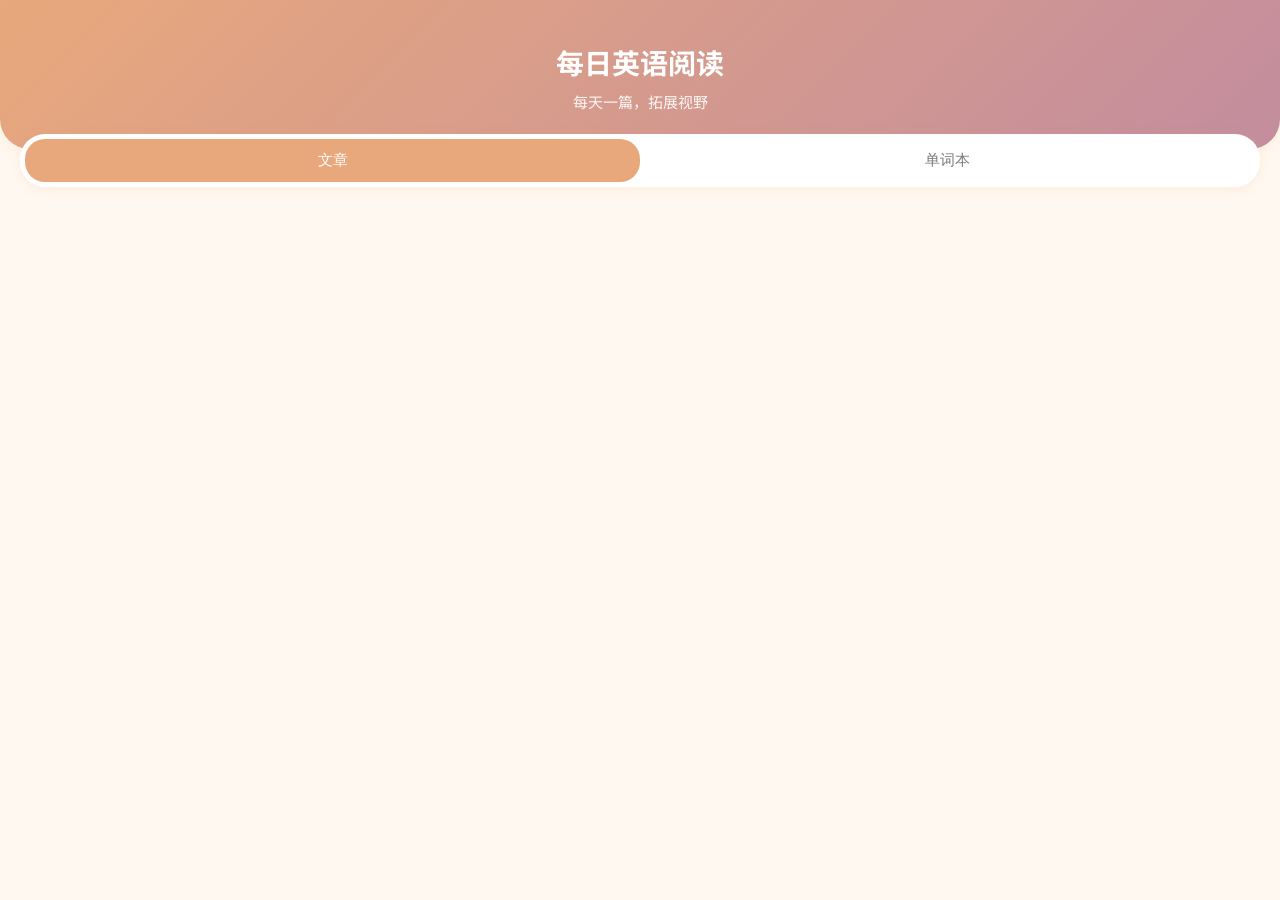
<file: index.html>
<!DOCTYPE html>
<html lang="zh-CN">
<head>
    <meta charset="UTF-8">
    <meta name="viewport" content="width=device-width, initial-scale=1.0, maximum-scale=1.0, user-scalable=no">
    <title>每日英语阅读</title>
    <link rel="stylesheet" href="styles.css">
    <link rel="preconnect" href="https://fonts.googleapis.com">
    <link rel="preconnect" href="https://fonts.gstatic.com" crossorigin>
    <link href="https://fonts.googleapis.com/css2?family=Noto+Sans+SC:wght@300;400;500;700&display=swap" rel="stylesheet">
</head>
<body>
    <div id="app">
        <!-- 主页/文章列表 -->
        <div id="home-page" class="page active">
            <header class="header">
                <h1>每日英语阅读</h1>
                <p class="subtitle">每天一篇，拓展视野</p>
            </header>
            
            <div class="tab-bar">
                <button class="tab-btn active" data-tab="articles">文章</button>
                <button class="tab-btn" data-tab="vocabulary">单词本</button>
            </div>
            
            <div id="articles-container" class="container">
                <div class="articles-list" id="articles-list"></div>
            </div>
            
            <div id="vocabulary-container" class="container hidden">
                <div class="vocabulary-list" id="vocabulary-list"></div>
            </div>
        </div>
        
        <!-- 文章详情页 -->
        <div id="detail-page" class="page">
            <header class="header detail-header">
                <button class="back-btn" id="back-btn">← 返回</button>
                <h1 id="detail-title"></h1>
            </header>
            
            <div class="container">
                <div class="article-meta">
                    <span class="category" id="detail-category"></span>
                    <span class="date" id="detail-date"></span>
                </div>
                
                <!-- 音频播放器 -->
                <div class="audio-player">
                    <button class="play-btn" id="play-btn">▶ 播放音频</button>
                    <div class="progress-bar">
                        <div class="progress" id="audio-progress"></div>
                    </div>
                    <span class="time" id="audio-time">0:00</span>
                </div>
                
                <!-- 文章内容 -->
                <div class="article-content" id="article-content"></div>
                
                <!-- 中文翻译 -->
                <div class="translation-section">
                    <button class="toggle-btn" id="toggle-translation">查看中文翻译 ▼</button>
                    <div class="translation-content hidden" id="translation-content"></div>
                </div>
                
                <!-- 重点单词 -->
                <div class="section">
                    <h2 class="section-title">📚 重点单词</h2>
                    <div class="words-list" id="words-list"></div>
                </div>
                
                <!-- 重点句型 -->
                <div class="section">
                    <h2 class="section-title">✨ 重点句型</h2>
                    <div class="sentences-list" id="sentences-list"></div>
                </div>
                
                <!-- 题目 -->
                <div class="section">
                    <h2 class="section-title">📝 阅读理解</h2>
                    <div class="questions-list" id="questions-list"></div>
                    <button class="submit-btn" id="submit-answers">提交答案</button>
                    <div class="result hidden" id="quiz-result"></div>
                </div>
            </div>
        </div>
    </div>
    
    <!-- 单词详情弹窗 -->
    <div class="modal hidden" id="word-modal">
        <div class="modal-content">
            <button class="close-btn" id="close-modal">×</button>
            <div class="word-detail" id="word-detail"></div>
            <button class="add-word-btn" id="add-word-btn">加入单词本</button>
        </div>
    </div>
    
    <!-- 提示消息 -->
    <div class="toast hidden" id="toast"></div>
    
    <script src="app.js"></script>
</body>
</html>
</file>
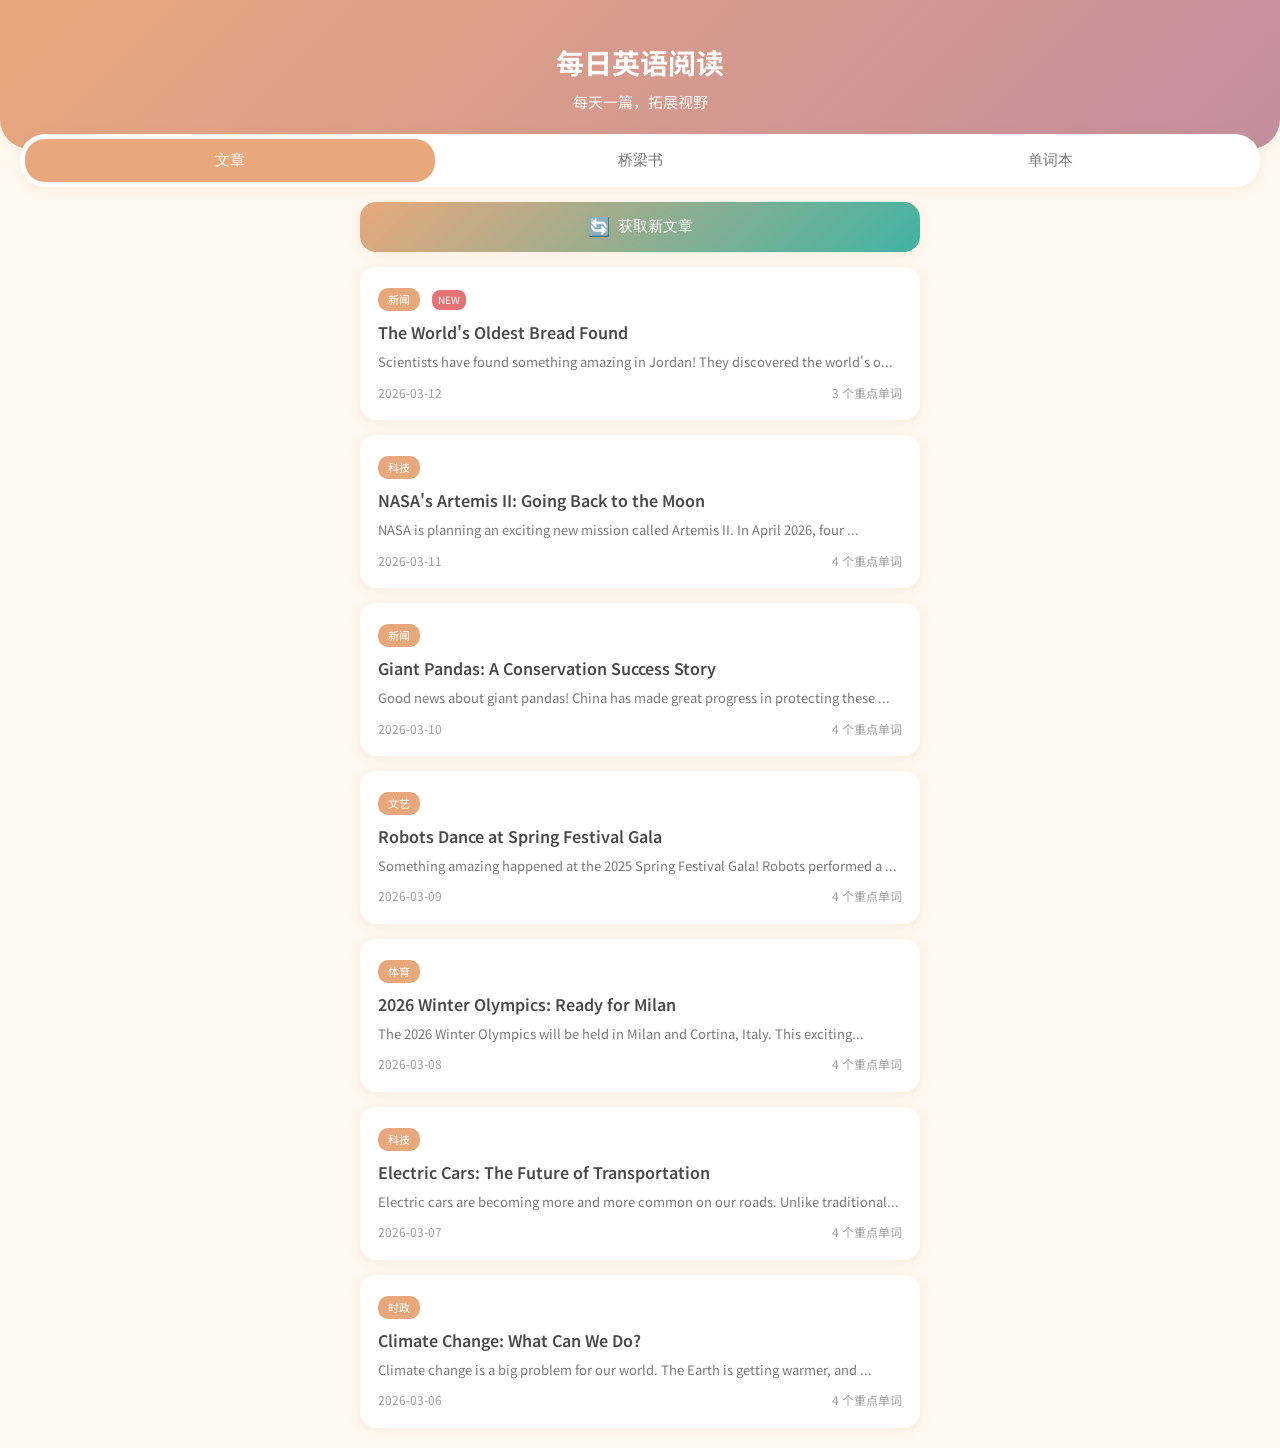
<file: app-standalone.html>
<!DOCTYPE html>
<html lang="zh-CN">
<head>
    <meta charset="UTF-8">
    <meta name="viewport" content="width=device-width, initial-scale=1.0, maximum-scale=1.0, user-scalable=no">
    <title>每日英语阅读</title>
    <link rel="preconnect" href="https://fonts.googleapis.com">
    <link rel="preconnect" href="https://fonts.gstatic.com" crossorigin>
    <link href="https://fonts.googleapis.com/css2?family=Noto+Sans+SC:wght@300;400;500;700&display=swap" rel="stylesheet">
    <style>
/* 基础样式重置 */
* {
    margin: 0;
    padding: 0;
    box-sizing: border-box;
}

:root {
    /* 暖色调配色 */
    --primary-color: #E8A87C;
    --primary-dark: #D4956A;
    --secondary-color: #C38D9E;
    --accent-color: #41B3A3;
    --background-color: #FFF8F0;
    --card-bg: #FFFFFF;
    --text-primary: #4A4A4A;
    --text-secondary: #7A7A7A;
    --text-light: #A0A0A0;
    --border-color: #F0E6DA;
    --success-color: #7CB342;
    --error-color: #E57373;
    --shadow: 0 2px 12px rgba(232, 168, 124, 0.15);
}

body {
    font-family: 'Noto Sans SC', -apple-system, BlinkMacSystemFont, 'Segoe UI', Roboto, sans-serif;
    background-color: var(--background-color);
    color: var(--text-primary);
    line-height: 1.6;
    min-height: 100vh;
}

#app {
    max-width: 100%;
    min-height: 100vh;
}

/* 页面切换 */
.page {
    display: none;
    min-height: 100vh;
    padding-bottom: 20px;
}

.page.active {
    display: block;
}

/* 头部样式 */
.header {
    background: linear-gradient(135deg, var(--primary-color), var(--secondary-color));
    color: white;
    padding: 30px 20px 25px;
    text-align: center;
    border-radius: 0 0 30px 30px;
    box-shadow: var(--shadow);
}

.header h1 {
    font-size: 26px;
    font-weight: 700;
    margin-bottom: 5px;
}

.header .subtitle {
    font-size: 15px;
    opacity: 0.9;
}

.detail-header {
    display: flex;
    align-items: center;
    padding: 15px 20px;
    gap: 15px;
}

.detail-header h1 {
    font-size: 18px;
    flex: 1;
    text-align: left;
    white-space: nowrap;
    overflow: hidden;
    text-overflow: ellipsis;
}

.back-btn {
    background: rgba(255, 255, 255, 0.2);
    border: none;
    color: white;
    padding: 8px 12px;
    border-radius: 20px;
    font-size: 14px;
    cursor: pointer;
    white-space: nowrap;
}

.back-btn:active {
    background: rgba(255, 255, 255, 0.3);
}

/* 标签栏 */
.tab-bar {
    display: flex;
    background: var(--card-bg);
    margin: -15px 20px 15px;
    border-radius: 25px;
    padding: 5px;
    box-shadow: var(--shadow);
}

.tab-btn {
    flex: 1;
    padding: 12px;
    border: none;
    background: transparent;
    color: var(--text-secondary);
    font-size: 15px;
    font-weight: 500;
    border-radius: 20px;
    cursor: pointer;
    transition: all 0.3s ease;
}

.tab-btn.active {
    background: var(--primary-color);
    color: white;
}

/* 容器 */
.container {
    padding: 0 20px;
}

.hidden {
    display: none !important;
}

/* 文章列表 */
.articles-list {
    display: flex;
    flex-direction: column;
    gap: 15px;
}

.article-card {
    background: var(--card-bg);
    border-radius: 16px;
    padding: 18px;
    box-shadow: var(--shadow);
    cursor: pointer;
    transition: transform 0.2s ease, box-shadow 0.2s ease;
}

.article-card:active {
    transform: scale(0.98);
    box-shadow: 0 1px 8px rgba(232, 168, 124, 0.2);
}

.article-card .category-tag {
    display: inline-block;
    background: var(--primary-color);
    color: white;
    font-size: 11px;
    padding: 3px 10px;
    border-radius: 10px;
    margin-bottom: 10px;
}

.article-card h3 {
    font-size: 16px;
    font-weight: 600;
    margin-bottom: 8px;
    color: var(--text-primary);
    line-height: 1.4;
}

.article-card .preview {
    font-size: 13px;
    color: var(--text-secondary);
    display: -webkit-box;
    -webkit-line-clamp: 2;
    -webkit-box-orient: vertical;
    overflow: hidden;
    margin-bottom: 10px;
}

.article-card .meta {
    display: flex;
    justify-content: space-between;
    font-size: 12px;
    color: var(--text-light);
}

/* 文章详情页 */
.article-meta {
    display: flex;
    gap: 10px;
    margin-bottom: 15px;
    font-size: 13px;
}

.article-meta .category {
    background: var(--primary-color);
    color: white;
    padding: 3px 12px;
    border-radius: 12px;
}

.article-meta .date {
    color: var(--text-light);
    padding: 3px 0;
}

/* 音频播放器 */
.audio-player {
    background: var(--card-bg);
    border-radius: 16px;
    padding: 15px;
    margin-bottom: 20px;
    display: flex;
    align-items: center;
    gap: 12px;
    box-shadow: var(--shadow);
}

.play-btn {
    background: var(--primary-color);
    border: none;
    color: white;
    padding: 10px 18px;
    border-radius: 20px;
    font-size: 14px;
    cursor: pointer;
    white-space: nowrap;
    transition: background 0.3s ease;
}

.play-btn:active {
    background: var(--primary-dark);
}

.play-btn.playing {
    background: var(--secondary-color);
}

.progress-bar {
    flex: 1;
    height: 6px;
    background: var(--border-color);
    border-radius: 3px;
    overflow: hidden;
}

.progress {
    height: 100%;
    background: var(--primary-color);
    width: 0%;
    transition: width 0.1s linear;
}

.audio-player .time {
    font-size: 12px;
    color: var(--text-light);
    min-width: 40px;
}

/* 文章内容 */
.article-content {
    background: var(--card-bg);
    border-radius: 16px;
    padding: 20px;
    margin-bottom: 20px;
    box-shadow: var(--shadow);
    font-size: 18px;
    line-height: 1.8;
}

.article-content p {
    margin-bottom: 15px;
}

.article-content p:last-child {
    margin-bottom: 0;
}

.article-content .highlight-word {
    color: var(--primary-dark);
    font-weight: 500;
    cursor: pointer;
    border-bottom: 1px dashed var(--primary-color);
}

/* 翻译区域 */
.translation-section {
    margin-bottom: 20px;
}

.toggle-btn {
    width: 100%;
    background: var(--card-bg);
    border: 2px solid var(--border-color);
    color: var(--text-primary);
    padding: 12px;
    border-radius: 12px;
    font-size: 14px;
    cursor: pointer;
    transition: all 0.3s ease;
}

.toggle-btn:active {
    background: var(--border-color);
}

.toggle-btn.active {
    border-color: var(--primary-color);
    color: var(--primary-dark);
}

.translation-content {
    background: var(--card-bg);
    border-radius: 16px;
    padding: 20px;
    margin-top: 15px;
    font-size: 15px;
    line-height: 1.8;
    color: var(--text-secondary);
    box-shadow: var(--shadow);
}

/* 区块样式 */
.section {
    background: var(--card-bg);
    border-radius: 16px;
    padding: 20px;
    margin-bottom: 20px;
    box-shadow: var(--shadow);
}

.section-title {
    font-size: 16px;
    font-weight: 600;
    margin-bottom: 15px;
    color: var(--text-primary);
}

/* 单词列表 */
.words-list {
    display: flex;
    flex-direction: column;
    gap: 12px;
}

.word-item {
    display: flex;
    justify-content: space-between;
    align-items: center;
    padding: 12px;
    background: var(--background-color);
    border-radius: 12px;
}

.word-item .word-info {
    flex: 1;
}

.word-item .word {
    font-size: 16px;
    font-weight: 600;
    color: var(--primary-dark);
    cursor: pointer;
}

.word-item .word:hover {
    text-decoration: underline;
}

.word-item .phonetic {
    font-size: 12px;
    color: var(--text-light);
    margin-left: 8px;
}

.word-item .meaning {
    font-size: 13px;
    color: var(--text-secondary);
    margin-top: 4px;
}

.word-item .play-word-btn {
    background: transparent;
    border: none;
    color: var(--accent-color);
    font-size: 18px;
    cursor: pointer;
    padding: 4px 8px;
    margin-right: 8px;
    transition: transform 0.2s;
}

.word-item .play-word-btn:active {
    transform: scale(1.2);
}

.word-item .play-word-btn.playing {
    color: var(--primary-color);
    animation: pulse 0.5s infinite;
}

@keyframes pulse {
    0%, 100% { transform: scale(1); }
    50% { transform: scale(1.2); }
}

.word-item .add-btn {
    background: transparent;
    border: 1px solid var(--primary-color);
    color: var(--primary-color);
    padding: 6px 12px;
    border-radius: 15px;
    font-size: 12px;
    cursor: pointer;
    transition: all 0.3s ease;
}

.word-item .add-btn:active {
    background: var(--primary-color);
    color: white;
}

.word-item .add-btn.added {
    background: var(--success-color);
    border-color: var(--success-color);
    color: white;
}

/* 句型列表 */
.sentences-list {
    display: flex;
    flex-direction: column;
    gap: 15px;
}

.sentence-item {
    padding: 15px;
    background: var(--background-color);
    border-radius: 12px;
}

.sentence-item .english {
    font-size: 15px;
    color: var(--text-primary);
    margin-bottom: 8px;
    font-style: italic;
    display: flex;
    align-items: center;
    gap: 8px;
}

.sentence-item .english-text {
    flex: 1;
}

.sentence-item .play-sentence-btn {
    background: transparent;
    border: none;
    color: var(--accent-color);
    font-size: 18px;
    cursor: pointer;
    padding: 4px 8px;
    transition: transform 0.2s;
    flex-shrink: 0;
}

.sentence-item .play-sentence-btn:active {
    transform: scale(1.2);
}

.sentence-item .play-sentence-btn.playing {
    color: var(--primary-color);
    animation: pulse 0.5s infinite;
}

.sentence-item .chinese {
    font-size: 13px;
    color: var(--text-secondary);
}

.sentence-item .explanation {
    font-size: 12px;
    color: var(--accent-color);
    margin-top: 8px;
    padding-top: 8px;
    border-top: 1px dashed var(--border-color);
}

/* 题目列表 */
.questions-list {
    display: flex;
    flex-direction: column;
    gap: 20px;
}

.question-item {
    padding: 15px;
    background: var(--background-color);
    border-radius: 12px;
}

.question-item .question-text {
    font-size: 15px;
    font-weight: 500;
    margin-bottom: 12px;
}

.question-item .options {
    display: flex;
    flex-direction: column;
    gap: 8px;
}

.question-item .option {
    display: flex;
    align-items: center;
    padding: 10px 12px;
    background: var(--card-bg);
    border: 2px solid transparent;
    border-radius: 10px;
    cursor: pointer;
    transition: all 0.2s ease;
}

.question-item .option:active {
    background: var(--border-color);
}

.question-item .option.selected {
    border-color: var(--primary-color);
    background: rgba(232, 168, 124, 0.1);
}

.question-item .option.correct {
    border-color: var(--success-color);
    background: rgba(124, 179, 66, 0.1);
}

.question-item .option.wrong {
    border-color: var(--error-color);
    background: rgba(229, 115, 115, 0.1);
}

.question-item .option-label {
    display: inline-flex;
    justify-content: center;
    align-items: center;
    width: 24px;
    height: 24px;
    background: var(--border-color);
    border-radius: 50%;
    font-size: 12px;
    font-weight: 600;
    margin-right: 10px;
}

.option.selected .option-label {
    background: var(--primary-color);
    color: white;
}

.option.correct .option-label {
    background: var(--success-color);
    color: white;
}

.option.wrong .option-label {
    background: var(--error-color);
    color: white;
}

.submit-btn {
    width: 100%;
    background: var(--primary-color);
    border: none;
    color: white;
    padding: 14px;
    border-radius: 25px;
    font-size: 16px;
    font-weight: 500;
    cursor: pointer;
    margin-top: 20px;
    transition: background 0.3s ease;
}

.submit-btn:active {
    background: var(--primary-dark);
}

.result {
    text-align: center;
    padding: 15px;
    margin-top: 15px;
    border-radius: 12px;
    font-size: 15px;
}

.result.success {
    background: rgba(124, 179, 66, 0.1);
    color: var(--success-color);
}

.result.partial {
    background: rgba(232, 168, 124, 0.1);
    color: var(--primary-dark);
}

/* 单词本 */
.vocabulary-list {
    display: flex;
    flex-direction: column;
    gap: 12px;
}

.vocabulary-item {
    background: var(--card-bg);
    border-radius: 12px;
    padding: 15px;
    box-shadow: var(--shadow);
    display: flex;
    justify-content: space-between;
    align-items: center;
}

.vocabulary-item .word-info {
    flex: 1;
}

.vocabulary-item .word {
    font-size: 18px;
    font-weight: 600;
    color: var(--primary-dark);
    cursor: pointer;
}

.vocabulary-item .word:hover {
    text-decoration: underline;
}

.vocabulary-item .phonetic {
    font-size: 12px;
    color: var(--text-light);
    margin-left: 8px;
}

.vocabulary-item .meaning {
    font-size: 14px;
    color: var(--text-secondary);
    margin-top: 4px;
}

.vocabulary-item .play-word-btn {
    background: transparent;
    border: none;
    color: var(--accent-color);
    font-size: 20px;
    cursor: pointer;
    padding: 4px 8px;
    margin-right: 8px;
    transition: transform 0.2s;
}

.vocabulary-item .play-word-btn:active {
    transform: scale(1.2);
}

.vocabulary-item .play-word-btn.playing {
    color: var(--primary-color);
    animation: pulse 0.5s infinite;
}

.vocabulary-item .delete-btn {
    background: transparent;
    border: none;
    color: var(--error-color);
    font-size: 20px;
    cursor: pointer;
    padding: 5px 10px;
}

.empty-state {
    text-align: center;
    padding: 60px 20px;
    color: var(--text-light);
}

.empty-state .icon {
    font-size: 50px;
    margin-bottom: 15px;
}

.empty-state p {
    font-size: 14px;
}

/* 弹窗 */
.modal {
    position: fixed;
    top: 0;
    left: 0;
    right: 0;
    bottom: 0;
    background: rgba(0, 0, 0, 0.5);
    display: flex;
    justify-content: center;
    align-items: center;
    z-index: 1000;
    padding: 20px;
}

.modal-content {
    background: var(--card-bg);
    border-radius: 20px;
    padding: 25px;
    width: 100%;
    max-width: 350px;
    position: relative;
}

.close-btn {
    position: absolute;
    top: 15px;
    right: 15px;
    background: transparent;
    border: none;
    font-size: 24px;
    color: var(--text-light);
    cursor: pointer;
}

.word-detail .word {
    font-size: 24px;
    font-weight: 700;
    color: var(--primary-dark);
    margin-bottom: 5px;
}

.word-detail .phonetic {
    font-size: 14px;
    color: var(--text-light);
    margin-bottom: 15px;
}

.word-detail .meaning {
    font-size: 16px;
    color: var(--text-primary);
    margin-bottom: 15px;
    line-height: 1.6;
}

.word-detail .example {
    background: var(--background-color);
    padding: 12px;
    border-radius: 10px;
    font-size: 14px;
    color: var(--text-secondary);
    margin-bottom: 15px;
}

.word-detail .example strong {
    color: var(--primary-dark);
}

.add-word-btn {
    width: 100%;
    background: var(--primary-color);
    border: none;
    color: white;
    padding: 12px;
    border-radius: 20px;
    font-size: 15px;
    cursor: pointer;
    transition: background 0.3s ease;
}

.add-word-btn:active {
    background: var(--primary-dark);
}

.add-word-btn.added {
    background: var(--success-color);
}

/* 提示消息 */
.toast {
    position: fixed;
    bottom: 30px;
    left: 50%;
    transform: translateX(-50%);
    background: rgba(0, 0, 0, 0.8);
    color: white;
    padding: 12px 24px;
    border-radius: 25px;
    font-size: 14px;
    z-index: 1001;
    transition: opacity 0.3s ease;
}

/* 响应式调整 */
@media (min-width: 768px) {
    .header {
        padding: 40px 20px 35px;
    }
    
    .header h1 {
        font-size: 28px;
    }
    
    .container {
        max-width: 600px;
        margin: 0 auto;
    }
    
    .article-content {
        font-size: 17px;
    }
}

/* 动画 */
@keyframes fadeIn {
    from {
        opacity: 0;
        transform: translateY(10px);
    }
    to {
        opacity: 1;
        transform: translateY(0);
    }
}

.article-card, .vocabulary-item {
    animation: fadeIn 0.3s ease;
}

/* 获取新文章按钮 */
.refresh-btn {
    width: 100%;
    background: linear-gradient(135deg, var(--primary-color), var(--accent-color));
    border: none;
    color: white;
    padding: 14px 20px;
    border-radius: 16px;
    font-size: 15px;
    font-weight: 500;
    cursor: pointer;
    margin-bottom: 15px;
    display: flex;
    align-items: center;
    justify-content: center;
    gap: 8px;
    box-shadow: var(--shadow);
    transition: all 0.3s ease;
}

.refresh-btn:active {
    transform: scale(0.98);
}

.refresh-btn .refresh-icon {
    font-size: 18px;
}

.refresh-btn.loading .refresh-icon {
    animation: spin 1s linear infinite;
}

@keyframes spin {
    from { transform: rotate(0deg); }
    to { transform: rotate(360deg); }
}

/* 书籍列表 */
.books-list {
    display: flex;
    flex-direction: column;
    gap: 15px;
}

.book-card {
    background: var(--card-bg);
    border-radius: 16px;
    padding: 18px;
    box-shadow: var(--shadow);
    cursor: pointer;
    transition: transform 0.2s ease, box-shadow 0.2s ease;
    display: flex;
    gap: 15px;
}

.book-card:active {
    transform: scale(0.98);
}

.book-card .cover {
    width: 70px;
    height: 95px;
    border-radius: 8px;
    display: flex;
    align-items: center;
    justify-content: center;
    font-size: 28px;
    flex-shrink: 0;
}

.book-card .info {
    flex: 1;
    display: flex;
    flex-direction: column;
}

.book-card h3 {
    font-size: 16px;
    font-weight: 600;
    margin-bottom: 5px;
    color: var(--text-primary);
    line-height: 1.3;
}

.book-card .author {
    font-size: 12px;
    color: var(--text-light);
    margin-bottom: 6px;
}

.book-card .level {
    display: inline-block;
    background: var(--border-color);
    color: var(--text-secondary);
    font-size: 11px;
    padding: 3px 8px;
    border-radius: 8px;
    margin-bottom: 6px;
    width: fit-content;
}

.book-card .desc {
    font-size: 12px;
    color: var(--text-secondary);
    display: -webkit-box;
    -webkit-line-clamp: 2;
    -webkit-box-orient: vertical;
    overflow: hidden;
    line-height: 1.5;
}

/* 书籍详情页 */
.book-info-card {
    background: var(--card-bg);
    border-radius: 16px;
    padding: 20px;
    margin-bottom: 20px;
    box-shadow: var(--shadow);
    display: flex;
    gap: 15px;
}

.book-info-card .book-cover {
    width: 80px;
    height: 110px;
    border-radius: 10px;
    display: flex;
    align-items: center;
    justify-content: center;
    font-size: 32px;
    flex-shrink: 0;
}

.book-meta-info {
    flex: 1;
}

.book-meta-info h2 {
    font-size: 18px;
    font-weight: 600;
    margin-bottom: 5px;
    color: var(--text-primary);
}

.book-meta-info .book-author {
    font-size: 13px;
    color: var(--text-light);
    margin-bottom: 8px;
}

.book-meta-info .book-level {
    display: inline-block;
    background: var(--primary-color);
    color: white;
    font-size: 11px;
    padding: 3px 10px;
    border-radius: 10px;
    margin-bottom: 8px;
}

.book-meta-info .book-desc {
    font-size: 13px;
    color: var(--text-secondary);
    line-height: 1.6;
}

/* 章节列表 */
.chapters-list {
    display: flex;
    flex-direction: column;
    gap: 10px;
}

.chapter-item {
    background: var(--background-color);
    padding: 14px 16px;
    border-radius: 12px;
    display: flex;
    justify-content: space-between;
    align-items: center;
    cursor: pointer;
    transition: background 0.2s ease;
}

.chapter-item:active {
    background: var(--border-color);
}

.chapter-item .chapter-num {
    font-size: 12px;
    color: var(--text-light);
    margin-right: 10px;
}

.chapter-item .chapter-name {
    flex: 1;
    font-size: 14px;
    color: var(--text-primary);
}

.chapter-item .chapter-arrow {
    color: var(--text-light);
    font-size: 14px;
}

/* 章节内容 */
.chapter-content {
    background: var(--card-bg);
    border-radius: 16px;
    padding: 20px;
    margin-bottom: 20px;
    box-shadow: var(--shadow);
    font-size: 16px;
    line-height: 1.9;
}

.chapter-content p {
    margin-bottom: 18px;
    text-indent: 2em;
}

.chapter-content p:last-child {
    margin-bottom: 0;
}

.chapter-content .highlight-word {
    color: var(--primary-dark);
    font-weight: 500;
    cursor: pointer;
    border-bottom: 1px dashed var(--primary-color);
}

/* 章节中文翻译 */
.chapter-translation {
    margin-top: 30px;
    padding-top: 25px;
    border-top: 2px dashed var(--border-color);
}

.chapter-translation h4 {
    color: var(--primary-dark);
    font-size: 18px;
    margin-bottom: 15px;
    display: flex;
    align-items: center;
    gap: 8px;
}

.chapter-translation h4::before {
    content: "🇨🇳";
}

.chapter-translation p {
    color: var(--text-secondary);
    font-size: 17px;
    line-height: 1.9;
    margin-bottom: 15px;
    text-indent: 2em;
}

/* 章节导航 */
.chapter-nav {
    display: flex;
    gap: 10px;
    margin-bottom: 20px;
}

.nav-btn {
    flex: 1;
    background: var(--card-bg);
    border: 2px solid var(--border-color);
    color: var(--text-primary);
    padding: 12px;
    border-radius: 12px;
    font-size: 14px;
    cursor: pointer;
    transition: all 0.3s ease;
}

.nav-btn:active {
    background: var(--border-color);
}

.nav-btn:disabled {
    opacity: 0.5;
    cursor: not-allowed;
}

/* 新文章提示 */
.new-article-badge {
    display: inline-block;
    background: var(--error-color);
    color: white;
    font-size: 10px;
    padding: 2px 6px;
    border-radius: 8px;
    margin-left: 8px;
    animation: pulse 2s infinite;
}

@keyframes pulse {
    0%, 100% { opacity: 1; }
    50% { opacity: 0.6; }
}
    </style>
</head>
<body>
    <div id="app">
        <!-- 主页/文章列表 -->
        <div id="home-page" class="page active">
            <header class="header">
                <h1>每日英语阅读</h1>
                <p class="subtitle">每天一篇，拓展视野</p>
            </header>
            
            <div class="tab-bar">
                <button class="tab-btn active" data-tab="articles">文章</button>
                <button class="tab-btn" data-tab="books">桥梁书</button>
                <button class="tab-btn" data-tab="vocabulary">单词本</button>
            </div>
            
            <div id="articles-container" class="container">
                <button class="refresh-btn" id="refresh-articles">
                    <span class="refresh-icon">🔄</span> 获取新文章
                </button>
                <div class="articles-list" id="articles-list"></div>
            </div>
            
            <div id="books-container" class="container hidden">
                <div class="books-list" id="books-list"></div>
            </div>
            
            <div id="vocabulary-container" class="container hidden">
                <div class="vocabulary-list" id="vocabulary-list"></div>
            </div>
        </div>
        
        <!-- 书籍章节页 -->
        <div id="book-chapters-page" class="page">
            <header class="header detail-header">
                <button class="back-btn" id="back-from-chapters">← 返回</button>
                <h1 id="book-title"></h1>
            </header>
            
            <div class="container">
                <div class="book-info-card" id="book-info-card">
                    <div class="book-cover" id="book-cover"></div>
                    <div class="book-meta-info">
                        <h2 id="book-full-title"></h2>
                        <p class="book-author" id="book-author"></p>
                        <p class="book-level" id="book-level"></p>
                        <p class="book-desc" id="book-desc"></p>
                    </div>
                </div>
                
                <div class="section">
                    <h2 class="section-title">📖 章节目录</h2>
                    <div class="chapters-list" id="chapters-list"></div>
                </div>
            </div>
        </div>
        
        <!-- 章节阅读页 -->
        <div id="chapter-page" class="page">
            <header class="header detail-header">
                <button class="back-btn" id="back-from-chapter">← 返回</button>
                <h1 id="chapter-title"></h1>
            </header>
            
            <div class="container">
                <!-- 音频播放器 -->
                <div class="audio-player" id="chapter-audio-player">
                    <button class="play-btn" id="chapter-play-btn">▶ 播放音频</button>
                    <div class="progress-bar">
                        <div class="progress" id="chapter-audio-progress"></div>
                    </div>
                    <span class="time" id="chapter-audio-time">0:00</span>
                </div>
                
                <div class="chapter-content" id="chapter-content"></div>
                
                <div class="chapter-nav">
                    <button class="nav-btn" id="prev-chapter">← 上一章</button>
                    <button class="nav-btn" id="next-chapter">下一章 →</button>
                </div>
                
                <!-- 重点单词 -->
                <div class="section">
                    <h2 class="section-title">📚 重点单词</h2>
                    <div class="words-list" id="chapter-words-list"></div>
                </div>
            </div>
        </div>
        
        <!-- 文章详情页 -->
        <div id="detail-page" class="page">
            <header class="header detail-header">
                <button class="back-btn" id="back-btn">← 返回</button>
                <h1 id="detail-title"></h1>
            </header>
            
            <div class="container">
                <div class="article-meta">
                    <span class="category" id="detail-category"></span>
                    <span class="date" id="detail-date"></span>
                </div>
                
                <!-- 音频播放器 -->
                <div class="audio-player">
                    <button class="play-btn" id="play-btn">▶ 播放音频</button>
                    <div class="progress-bar">
                        <div class="progress" id="audio-progress"></div>
                    </div>
                    <span class="time" id="audio-time">0:00</span>
                </div>
                
                <!-- 文章内容 -->
                <div class="article-content" id="article-content"></div>
                
                <!-- 中文翻译 -->
                <div class="translation-section">
                    <button class="toggle-btn" id="toggle-translation">查看中文翻译 ▼</button>
                    <div class="translation-content hidden" id="translation-content"></div>
                </div>
                
                <!-- 重点单词 -->
                <div class="section">
                    <h2 class="section-title">📚 重点单词</h2>
                    <div class="words-list" id="words-list"></div>
                </div>
                
                <!-- 重点句型 -->
                <div class="section">
                    <h2 class="section-title">✨ 重点句型</h2>
                    <div class="sentences-list" id="sentences-list"></div>
                </div>
                
                <!-- 题目 -->
                <div class="section">
                    <h2 class="section-title">📝 阅读理解</h2>
                    <div class="questions-list" id="questions-list"></div>
                    <button class="submit-btn" id="submit-answers">提交答案</button>
                    <div class="result hidden" id="quiz-result"></div>
                </div>
            </div>
        </div>
    </div>
    
    <!-- 单词详情弹窗 -->
    <div class="modal hidden" id="word-modal">
        <div class="modal-content">
            <button class="close-btn" id="close-modal">×</button>
            <div class="word-detail" id="word-detail"></div>
            <button class="add-word-btn" id="add-word-btn">加入单词本</button>
        </div>
    </div>
    
    <!-- 提示消息 -->
    <div class="toast hidden" id="toast"></div>
    
    <script>
// ========== 桥梁书/初章书数据 ==========
const books = [
    {
        id: 1,
        title: "Magic Tree House #1",
        titleZh: "神奇树屋：恐龙谷大冒险",
        author: "Mary Pope Osborne",
        level: "蓝思 380L | AR 2.6",
        cover: "🌳",
        coverColor: "#4CAF50",
        description: "Jack和Annie发现了一个神奇的树屋，里面装满了书。当他们打开一本关于恐龙的书时，树屋带着他们回到了恐龙时代！",
        chapters: [
            {
                id: 1,
                title: "Into the Woods",
                titleZh: "进入森林",
                content: `<p>"Help! A monster!" said Annie.</p>
<p>"Yeah, sure," said Jack. "A real monster in Frog Creek, Pennsylvania."</p>
<p>"Run, Jack!" said Annie. She ran up the road.</p>
<p>Oh brother! thought Jack. This is what he got for spending time with his seven-year-old sister.</p>
<p>Annie was always making things up. She was always pretending. Jack sighed. "This better be good," he said.</p>
<p>Jack left the road and headed into the woods. The trees were lit with a golden late-afternoon light.</p>
<p>"Come here!" called Annie.</p>
<p>There she was standing under a tall oak tree. "Look," she said. She was pointing at a rope ladder. The longest rope ladder Jack had ever seen.</p>
<p>"Wow," he whispered. The ladder went all the way up to the top of the tree. There, at the very top, was a tree house.</p>`,
                translation: `<p>"救命！有怪物！"安妮喊道。</p>
<p>"是啊，当然，"杰克说。"在宾夕法尼亚州的青蛙溪，真的有怪物。"</p>
<p>"快跑，杰克！"安妮说。她沿着路跑去。</p>
<p>天哪！杰克想。这就是他和七岁妹妹在一起的结果。</p>
<p>安妮总是编造故事。她总是假装。杰克叹了口气。"这最好是真的，"他说。</p>
<p>杰克离开大路，走进森林。树木被金色的午后阳光照亮。</p>
<p>"过来！"安妮喊道。</p>
<p>她正站在一棵高大的橡树下。"看，"她说。她指着一架绳梯。这是杰克见过的最长的绳梯。</p>
<p>"哇，"他低声说。梯子一直延伸到树顶。在那里，在最顶端，有一座树屋。</p>`,
                words: [
                    { word: "monster", phonetic: "/ˈmɒnstər/", meaning: "怪物，怪兽", example: "The monster in the story was scary." },
                    { word: "pretending", phonetic: "/prɪˈtendɪŋ/", meaning: "假装", example: "She was pretending to be a princess." },
                    { word: "whispered", phonetic: "/ˈwɪspərd/", meaning: "低语，耳语", example: "He whispered a secret to me." }
                ]
            },
            {
                id: 2,
                title: "The Monster",
                titleZh: "怪物",
                content: `<p>"Where did it come from?" asked Annie.</p>
<p>"I don't know," said Jack. He looked around. The tree house was filled with books. There were books about flowers, birds, and animals from all over the world.</p>
<p>"Look at this!" said Annie. She held up a book about dinosaurs. On the cover was a picture of a Pteranodon. It was a flying reptile.</p>
p>"I wish I could see a real Pteranodon," said Annie.</p>
<p>Suddenly, the wind began to blow. The tree house started to spin! It spun faster and faster!</p>
<p>Jack squeezed his eyes shut. He held on tight to Annie.</p>
<p>Then everything was still. Absolutely still.</p>`,
                translation: `<p>"它是从哪里来的？"安妮问道。</p>
<p>"我不知道，"杰克说。他环顾四周。树屋里摆满了书。有关于花、鸟和世界各地动物的书。</p>
<p>"看这个！"安妮说。她举起一本关于恐龙的书。封面上是一只无齿翼龙的图片。它是一种会飞的爬行动物。</p>
<p>"我希望我能看到一只真正的无齿翼龙，"安妮说。</p>
<p>突然，风开始吹起来。树屋开始旋转！它转得越来越快！</p>
<p>杰克紧闭双眼。他紧紧抱住安妮。</p>
<p>然后一切都静止了。完全静止了。</p>`,
                words: [
                    { word: "reptile", phonetic: "/ˈreptaɪl/", meaning: "爬行动物", example: "A snake is a reptile." },
                    { word: "squeeze", phonetic: "/skwiːz/", meaning: "紧握，挤压", example: "She squeezed my hand." },
                    { word: "absolutely", phonetic: "/ˌæbsəˈluːtli/", meaning: "绝对地，完全地", example: "It was absolutely quiet." }
                ]
            },
            {
                id: 3,
                title: "Where Is Here?",
                titleZh: "这是哪里？",
                content: `<p>Jack opened his eyes. He looked out the window. The sky was different. The trees were different.</p>
<p>"Where are we?" asked Annie.</p>
<p>Jack looked down at the ground. Below them was a nest. In the nest were two baby dinosaurs. And next to the nest was the mother dinosaur.</p>
<p>It was a Triceratops! A real Triceratops!</p>
<p>"We're in the time of the dinosaurs!" said Jack. "The book took us back in time!"</p>
<p>Annie started down the rope ladder. "Wait!" called Jack. "We have to be careful!"</p>
<p>But Annie was already on the ground. She walked toward the Triceratops. "Hi, dinosaur!" she said.</p>`,
                translation: `<p>杰克睁开眼睛。他望向窗外。天空不同了。树木也不同了。</p>
<p>"我们在哪里？"安妮问道。</p>
<p>杰克低头看向地面。在他们下方是一个巢穴。巢穴里有两只小恐龙。巢穴旁边是恐龙妈妈。</p>
<p>那是一只三角龙！一只真正的三角龙！</p>
<p>"我们在恐龙时代！"杰克说。"这本书把我们带回了过去！"</p>
<p>安妮开始沿着绳梯往下爬。"等等！"杰克喊道。"我们必须小心！"</p>
<p>但安妮已经在地上了。她朝三角龙走去。"嗨，恐龙！"她说。</p>`,
                words: [
                    { word: "Triceratops", phonetic: "/traɪˈserətɒps/", meaning: "三角龙", example: "A Triceratops has three horns." },
                    { word: "careful", phonetic: "/ˈkeərfl/", meaning: "小心的，谨慎的", example: "Be careful when you cross the road." },
                    { word: "toward", phonetic: "/təˈwɔːrd/", meaning: "朝向，向着", example: "She walked toward the door." }
                ]
            },
            {
                id: 4,
                title: "The Valley of Dinosaurs",
                titleZh: "恐龙谷",
                content: `<p>"Annie, come back!" shouted Jack. But Annie was already petting the Triceratops.</p>
<p>The big dinosaur seemed friendly. It let Annie touch its rough skin.</p>
<p>"Look, Jack!" Annie called. "She likes me!"</p>
<p>Jack climbed down the ladder. He walked carefully toward the nest.</p>
<p>"Be careful," he said. "Where there's a mother dinosaur, there's probably a father dinosaur too."</p>
<p>Annie laughed. "You're always so worried, Jack!"</p>
<p>Just then, they heard a loud ROAR! The ground began to shake!</p>
<p>"What's that?" whispered Annie.</p>
<p>Jack looked up. Coming toward them was the biggest dinosaur he had ever seen. It was a Tyrannosaurus rex!</p>`,
                translation: `<p>"安妮，回来！"杰克喊道。但安妮已经在抚摸三角龙了。</p>
<p>这只大恐龙看起来很友好。它让安妮摸它粗糙的皮肤。</p>
<p>"看，杰克！"安妮喊道。"她喜欢我！"</p>
<p>杰克爬下梯子。他小心翼翼地走向巢穴。</p>
<p>"小心，"他说。"有恐龙妈妈的地方，可能也有恐龙爸爸。"</p>
<p>安妮笑了。"你总是这么担心，杰克！"</p>
<p>就在这时，他们听到一声巨大的吼叫！地面开始摇晃！</p>
<p>"那是什么？"安妮低声问。</p>
<p>杰克抬头看去。朝他们走来的是他见过的最大的恐龙。那是一只霸王龙！</p>`,
                words: [
                    { word: "petting", phonetic: "/ˈpetɪŋ/", meaning: "抚摸", example: "She enjoyed petting the dog." },
                    { word: "rough", phonetic: "/rʌf/", meaning: "粗糙的", example: "The tree bark was rough." },
                    { word: "Tyrannosaurus rex", phonetic: "/tɪˌrænəˈsɔːrəs reks/", meaning: "霸王龙", example: "The T-Rex was a fierce predator." }
                ]
            },
            {
                id: 5,
                title: "The Golden Flower",
                titleZh: "金色花朵",
                content: `<p>"Run!" shouted Jack. He grabbed Annie's hand.</p>
<p>They ran through the tall ferns. The T-Rex chased them!</p>
<p>"This way!" Jack pointed to a cave.</p>
<p>They ran into the dark cave. The T-Rex was too big to follow. It roared in anger.</p>
<p>"We're safe," said Jack, breathing hard.</p>
<p>"Look!" said Annie. She pointed to the back of the cave. There was a beautiful golden flower growing there.</p>
<p>"It's glowing," whispered Jack.</p>
<p>"Maybe it's magic," said Annie. "Like the tree house!"</p>
<p>Jack took out his notebook. He drew a picture of the flower. Scientists would want to know about this!</p>`,
                translation: `<p>"快跑！"杰克喊道。他抓住安妮的手。</p>
<p>他们穿过高大的蕨类植物。霸王龙在追他们！</p>
<p>"这边！"杰克指着一个洞穴。</p>
<p>他们跑进黑暗的洞穴。霸王龙太大了，进不来。它愤怒地吼叫着。</p>
<p>"我们安全了，"杰克喘着气说。</p>
<p>"看！"安妮说。她指着洞穴的后面。那里长着一朵美丽的金色花朵。</p>
<p>"它在发光，"杰克低声说。</p>
<p>"也许它是魔法，"安妮说。"就像树屋一样！"</p>
<p>杰克拿出他的笔记本。他画了这朵花的图画。科学家们会想知道这个的！</p>`,
                words: [
                    { word: "ferns", phonetic: "/fɜːrnz/", meaning: "蕨类植物", example: "Ferns grew in the forest." },
                    { word: "cave", phonetic: "/keɪv/", meaning: "洞穴", example: "Bears sleep in caves." },
                    { word: "glowing", phonetic: "/ˈɡloʊɪŋ/", meaning: "发光的", example: "The candle was glowing." }
                ]
            },
            {
                id: 6,
                title: "The Pteranodon",
                titleZh: "无齿翼龙",
                content: `<p>Suddenly, they heard a sound from above. WHOOSH!</p>
<p>"Look!" shouted Annie. "It's a Pteranodon! Just like in the book!"</p>
<p>The flying reptile circled above them. It had a long, pointed beak and huge wings.</p>
<p>"It's beautiful," whispered Annie.</p>
<p>The Pteranodon landed near the cave. It looked at them with big, dark eyes.</p>
<p>"I think it wants us to follow it," said Annie.</p>
<p>"Are you crazy?" said Jack. "We can't follow a flying dinosaur!"</p>
<p>But Annie was already walking toward the Pteranodon. "Come on, Jack! Don't be scared!"</p>
<p>The Pteranodon spread its wings. It was waiting for them.</p>`,
                translation: `<p>突然，他们听到上面有声音。嗖！</p>
<p>"看！"安妮喊道。"是一只无齿翼龙！就像书里的一样！"</p>
<p>这只飞行动物在他们上方盘旋。它有一个长长的尖嘴和巨大的翅膀。</p>
<p>"它真美，"安妮低声说。</p>
<p>无齿翼龙在洞穴附近降落。它用大大的黑眼睛看着他们。</p>
<p>"我想它想让我们跟着它，"安妮说。</p>
<p>"你疯了吗？"杰克说。"我们不能跟着一只飞恐龙！"</p>
<p>但安妮已经朝无齿翼龙走去了。"来吧，杰克！别害怕！"</p>
<p>无齿翼龙展开了翅膀。它在等他们。</p>`,
                words: [
                    { word: "circled", phonetic: "/ˈsɜːrkld/", meaning: "盘旋", example: "The plane circled the airport." },
                    { word: "pointed", phonetic: "/ˈpɔɪntɪd/", meaning: "尖的", example: "The pencil has a pointed tip." },
                    { word: "beak", phonetic: "/biːk/", meaning: "鸟嘴", example: "The bird has a yellow beak." }
                ]
            },
            {
                id: 7,
                title: "Flying High",
                titleZh: "高飞",
                content: `<p>"How do we ride it?" asked Jack.</p>
<p>"Like this!" said Annie. She climbed onto the Pteranodon's back.</p>
<p>"Annie! Get down!" shouted Jack.</p>
<p>But the Pteranodon didn't seem to mind. It turned its head and looked at Jack.</p>
<p>"I think it wants you to get on too," said Annie.</p>
<p>Jack took a deep breath. He climbed up behind Annie.</p>
<p>"Hold on tight!" said Annie.</p>
<p>The Pteranodon flapped its huge wings. WHOOSH! They were flying!</p>
<p>They soared over the dinosaur valley. Jack could see the Triceratops family below. He could see the T-Rex walking through the ferns.</p>
<p>"This is amazing!" shouted Jack.</p>`,
                translation: `<p>"我们怎么骑它？"杰克问。</p>
<p>"像这样！"安妮说。她爬上了无齿翼龙的背。</p>
<p>"安妮！下来！"杰克喊道。</p>
<p>但无齿翼龙似乎不介意。它转过头看着杰克。</p>
<p>"我想它想让你也上来，"安妮说。</p>
<p>杰克深吸一口气。他爬上去坐在安妮后面。</p>
<p>"抓紧了！"安妮说。</p>
<p>无齿翼龙拍打它巨大的翅膀。嗖！他们在飞了！</p>
<p>他们在恐龙谷上空翱翔。杰克可以看到下面的三角龙一家。他可以看到霸王龙在蕨类植物中行走。</p>
<p>"这太神奇了！"杰克喊道。</p>`,
                words: [
                    { word: "climbed", phonetic: "/klaɪmd/", meaning: "攀爬", example: "The cat climbed the tree." },
                    { word: "flapped", phonetic: "/flæpt/", meaning: "拍打", example: "The bird flapped its wings." },
                    { word: "soared", phonetic: "/sɔːrd/", meaning: "翱翔", example: "The eagle soared in the sky." }
                ]
            },
            {
                id: 8,
                title: "The Way Home",
                titleZh: "回家的路",
                content: `<p>The Pteranodon flew toward a tall mountain. At the top of the mountain was the tree house!</p>
<p>"Look!" shouted Jack. "The tree house!"</p>
<p>The Pteranodon landed gently on the mountain top. Jack and Annie climbed off.</p>
<p>"Thank you!" said Annie. She hugged the Pteranodon's long neck.</p>
<p>The Pteranodon made a soft sound. Then it flew away, back to the valley.</p>
<p>"We need to go home too," said Jack. He looked at the dinosaur book.</p>
<p>"I wish we could go home," he said.</p>
<p>Nothing happened.</p>
<p>"You have to point to the picture of home," said Annie.</p>
<p>Jack pointed to the picture of Frog Creek. The wind began to blow. The tree house started to spin!</p>`,
                translation: `<p>无齿翼龙飞向一座高山。山顶上是树屋！</p>
<p>"看！"杰克喊道。"树屋！"</p>
<p>无齿翼龙轻轻地降落在山顶上。杰克和安妮爬了下来。</p>
<p>"谢谢你！"安妮说。她拥抱了无齿翼龙的长脖子。</p>
<p>无齿翼龙发出柔和的声音。然后它飞走了，回到山谷。</p>
<p>"我们也该回家了，"杰克说。他看着恐龙书。</p>
<p>"我希望我们能回家，"他说。</p>
<p>什么也没发生。</p>
<p>"你必须指着家的图片，"安妮说。</p>
<p>杰克指着青蛙溪的图片。风开始吹。树屋开始旋转！</p>`,
                words: [
                    { word: "gently", phonetic: "/ˈdʒentli/", meaning: "轻轻地", example: "She gently closed the door." },
                    { word: "hugged", phonetic: "/hʌɡd/", meaning: "拥抱", example: "She hugged her mother." },
                    { word: "pointed", phonetic: "/ˈpɔɪntɪd/", meaning: "指向", example: "He pointed to the map." }
                ]
            },
            {
                id: 9,
                title: "Back to Frog Creek",
                titleZh: "回到青蛙溪",
                content: `<p>The tree house spun faster and faster. Jack closed his eyes tight.</p>
<p>Then everything was still.</p>
<p>Jack opened his eyes. He looked out the window. There were the woods near their home!</p>
<p>"We're back!" said Annie.</p>
<p>Jack looked at his notebook. He still had his drawing of the golden flower.</p>
<p>"No one will believe us," he said.</p>
<p>"I know," said Annie. "But we know it was real."</p>
<p>They climbed down the ladder. The sun was setting. It was getting late.</p>
<p>"We have to come back," said Annie. "The tree house is magic!"</p>
<p>Jack looked up at the tree house. "Yes," he said. "We definitely have to come back."</p>
<p>They ran home for dinner. But they knew they would return to the magic tree house again.</p>`,
                translation: `<p>树屋转得越来越快。杰克紧紧闭上眼睛。</p>
<p>然后一切都静止了。</p>
<p>杰克睁开眼睛。他望向窗外。是他们家附近的树林！</p>
<p>"我们回来了！"安妮说。</p>
<p>杰克看着他的笔记本。他还留着金色花朵的图画。</p>
<p>"没有人会相信我们的，"他说。</p>
<p>"我知道，"安妮说。"但我们知道那是真的。"</p>
<p>他们爬下梯子。太阳正在落山。天色渐晚。</p>
<p>"我们必须回来，"安妮说。"树屋是魔法！"</p>
<p>杰克抬头看着树屋。"是的，"他说。"我们绝对要回来。"</p>
<p>他们跑回家吃晚饭。但他们知道他们会再次回到魔法树屋。</p>`,
                words: [
                    { word: "setting", phonetic: "/ˈsetɪŋ/", meaning: "（太阳）落山", example: "The sun is setting." },
                    { word: "definitely", phonetic: "/ˈdefɪnətli/", meaning: "绝对地", example: "I will definitely come." },
                    { word: "return", phonetic: "/rɪˈtɜːrn/", meaning: "返回", example: "We will return tomorrow." }
                ]
            }
        ]
    },
    {
        id: 2,
        title: "How to Train Your Dragon #1",
        titleZh: "驯龙高手",
        author: "Cressida Cowell",
        level: "蓝思 910L | AR 6.3",
        cover: "🐉",
        coverColor: "#2196F3",
        description: "Hiccup Horrendous Haddock III是一个维京部落的王子。他必须捕捉并训练一条龙才能成为真正的维京战士。但他的龙Toothless是最小、最不听话的龙！",
        chapters: [
            {
                id: 1,
                title: "First Catch Your Dragon",
                titleZh: "首先，捕捉你的龙",
                content: `<p>There were dragons when I was a boy. They were the most terrifying creatures in the world.</p>
<p>My name is Hiccup Horrendous Haddock the Third. I am a Viking. I live on the Isle of Berk, a small island in the cold North Sea.</p>
<p>In our tribe, the Hooligan Tribe, catching a dragon is very important. Every boy must catch a dragon when he is ten years old. Then he must train it. If he cannot do this, he cannot be a member of the tribe.</p>
<p>My father is Stoick the Vast. He is the Chief of the Hooligan Tribe. He is very big and very strong. He has a big red beard.</p>
<p>I am not like my father. I am small. I am not very strong. I cannot fight very well. But I am very good at talking to dragons.</p>`,
                translation: `<p>当我还是个孩子的时候，世界上有龙。它们是最令人恐惧的生物。</p>
<p>我的名字是小嗝嗝·哈伦多斯·哈达克三世。我是一个维京人。我住在伯克岛，那是北海中一个寒冷的小岛。</p>
<p>在我们的部落，胡闹部落，捕捉一条龙非常重要。每个男孩十岁时必须捕捉一条龙。然后他必须训练它。如果他做不到，他就不能成为部落的成员。</p>
<p>我的父亲是大块头斯托伊克。他是胡闹部落的首领。他非常高，非常强壮。他有一把红色的大胡子。</p>
<p>我不像我父亲。我很小。我不是很强壮。我不是很擅长战斗。但我很擅长和龙说话。</p>`,
                words: [
                    { word: "terrifying", phonetic: "/ˈterɪfaɪɪŋ/", meaning: "令人恐惧的", example: "The dragon was terrifying." },
                    { word: "tribe", phonetic: "/traɪb/", meaning: "部落", example: "The Viking tribe lived by the sea." },
                    { word: "member", phonetic: "/ˈmembər/", meaning: "成员", example: "He became a member of the team." }
                ]
            },
            {
                id: 2,
                title: "Inside the Dragon Nursery",
                titleZh: "在龙穴里",
                content: `<p>The dragon nursery was a dark, scary cave. The dragons were sleeping inside. We had to be very quiet.</p>
<p>"Remember," whispered Fishlegs, my best friend, "don't wake them up!"</p>
<p>I crept into the cave. It smelled of dragon breath and old fish. I could hear the dragons snoring.</p>
<p>I reached into a hole in the wall. I felt something smooth and round. An egg? No, it was too warm. It was a sleeping dragon!</p>
<p>I held my breath. The dragon opened one eye. It looked at me. It was very small for a dragon. It was the smallest dragon I had ever seen.</p>
<p>"Please don't scream," I whispered to the dragon. "I'm going to take you home."</p>`,
                translation: `<p>龙穴是一个黑暗、可怕的洞穴。龙在里面睡觉。我们必须非常安静。</p>
<p>"记住，"我最好的朋友鱼腿低声说，"别吵醒它们！"</p>
<p>我悄悄爬进洞穴。它闻起来有龙的气息和陈旧的鱼味。我能听到龙在打鼾。</p>
<p>我把手伸进墙上的一个洞里。我摸到光滑圆润的东西。一个蛋？不，它太温暖了。那是一条睡着的龙！</p>
<p>我屏住呼吸。龙睁开了一只眼睛。它看着我。对于一条龙来说，它非常小。这是我见过的最小的龙。</p>
<p>"请不要尖叫，"我对龙低声说。"我要带你回家。"</p>`,
                words: [
                    { word: "nursery", phonetic: "/ˈnɜːrsəri/", meaning: "育儿室，保育室", example: "The baby dragons stayed in the nursery." },
                    { word: "whispered", phonetic: "/ˈwɪspərd/", meaning: "低声说", example: "She whispered a secret." },
                    { word: "crept", phonetic: "/krept/", meaning: "爬行，潜行(creep的过去式)", example: "The cat crept quietly." }
                ]
            }
        ]
    },
    {
        id: 3,
        title: "Nate the Great",
        titleZh: "大侦探内特",
        author: "Marjorie Weinman Sharmat",
        level: "蓝思 470L | AR 2.0",
        cover: "🔍",
        coverColor: "#FF9800",
        description: "Nate是一个小侦探。他喜欢吃煎饼，喜欢独自工作。当他的朋友Annie丢失了一张重要照片时，Nate开始了一场有趣的调查！",
        chapters: [
            {
                id: 1,
                title: "The Case Begins",
                titleZh: "案件开始",
                content: `<p>My name is Nate the Great. I am a detective. I find things that are lost.</p>
<p>I have a dog. His name is Sludge. He is a great help to me.</p>
<p>One morning, I was eating breakfast. I was having pancakes. I like pancakes very much. Sludge was eating his breakfast too.</p>
<p>Then the telephone rang. It was my friend Annie.</p>
<p>"Nate!" she said. "I need your help! I lost something!"</p>
<p>"What did you lose?" I asked.</p>
<p>"I lost a picture," said Annie. "Can you help me find it?"</p>
<p>"Of course," I said. "I, Nate the Great, will find your picture."</p>`,
                translation: `<p>我的名字是大侦探内特。我是一名侦探。我寻找丢失的东西。</p>
<p>我有一只狗。他的名字是泥巴。他对我帮助很大。</p>
<p>一天早上，我正在吃早餐。我在吃煎饼。我非常喜欢煎饼。泥巴也在吃他的早餐。</p>
<p>然后电话响了。是我的朋友安妮。</p>
<p>"内特！"她说。"我需要你的帮助！我丢了东西！"</p>
<p>"你丢了什么？"我问。</p>
<p>"我丢了一幅画，"安妮说。"你能帮我找到它吗？"</p>
<p>"当然，"我说。"我，大侦探内特，会找到你的画。"</p>`,
                words: [
                    { word: "detective", phonetic: "/dɪˈtektɪv/", meaning: "侦探", example: "The detective solved the mystery." },
                    { word: "lost", phonetic: "/lɒst/", meaning: "丢失的", example: "I lost my keys yesterday." },
                    { word: "breakfast", phonetic: "/ˈbrekfəst/", meaning: "早餐", example: "I have eggs for breakfast." }
                ]
            },
            {
                id: 2,
                title: "The Investigation",
                titleZh: "调查",
                content: `<p>I went to Annie's house. I looked for clues.</p>
<p>"Tell me about the picture," I said to Annie.</p>
<p>"It was a picture of my dog, Fang," she said. "I painted it myself. It was a very good picture."</p>
<p>"When did you last see it?" I asked.</p>
<p>"Yesterday," said Annie. "I left it on my front porch."</p>
<p>I walked to the porch. I looked around. I saw something on the ground. It was a piece of paper. It was part of a painting.</p>
<p>"A clue!" I said. "The case of the missing picture has begun!"</p>`,
                translation: `<p>我去了安妮的家。我寻找线索。</p>
<p>"告诉我关于这幅画的事，"我对安妮说。</p>
<p>"那是我狗牙的画，"她说。"我自己画的。这是一幅非常好的画。"</p>
<p>"你最后一次看到它是什么时候？"我问。</p>
<p>"昨天，"安妮说。"我把它放在前廊了。"</p>
<p>我走到门廊。我环顾四周。我看到地上有东西。那是一张纸。是一幅画的一部分。</p>
<p>"一个线索！"我说。"失踪画作案开始了！"</p>`,
                words: [
                    { word: "investigation", phonetic: "/ɪnˌvestɪˈɡeɪʃn/", meaning: "调查", example: "The investigation took three days." },
                    { word: "clue", phonetic: "/kluː/", meaning: "线索", example: "The detective found a clue." },
                    { word: "porch", phonetic: "/pɔːrtʃ/", meaning: "门廊，走廊", example: "She sat on the porch." }
                ]
            }
        ]
    },
    {
        id: 4,
        title: "Magic School Bus #1",
        titleZh: "神奇校车：探索宇宙",
        author: "Joanna Cole",
        level: "蓝思 480L | AR 3.3",
        cover: "🚌",
        coverColor: "#9C27B0",
        description: "Ms. Frizzle老师的校车是神奇的！一天，她带着全班同学进入了太阳系。他们真的在太空中旅行，参观了所有的行星！",
        chapters: [
            {
                id: 1,
                title: "Ms. Frizzle's Class",
                titleZh: "Frizzle老师的班级",
                content: `<p>Hi, I'm Tim. I'm in Ms. Frizzle's class at Walkerville School. Ms. Frizzle is the strangest teacher in the world.</p>
<p>She has crazy red hair. She wears funny dresses. Her earrings are always shaped like something from her lessons.</p>
<p>Today we were studying the solar system. "Class," said Ms. Frizzle, "we're going on a field trip!"</p>
<p>We all groaned. Field trips with Ms. Frizzle were always... interesting.</p>
<p>"Where are we going?" asked Keesha.</p>
<p>"To see the planets!" said Ms. Frizzle with a big smile. "All of them!"</p>
<p>We walked outside to the school bus. But this was no ordinary bus. It was the Magic School Bus!</p>`,
                translation: `<p>嗨，我是蒂姆。我在沃克维尔学校的Frizzle老师班上。Frizzle老师是世界上最奇怪的老师。</p>
<p>她有一头疯狂的红发。她穿着有趣的裙子。她的耳环总是 shaped like 她课程中的东西。</p>
<p>今天我们在学习太阳系。"同学们，"Frizzle老师说，"我们要去实地考察！"</p>
<p>我们都 groaned。和Frizzle老师一起的实地考察总是...很有趣。</p>
<p>"我们要去哪里？"凯莎问。</p>
<p>"去看行星！"Frizzle老师笑着说。"所有的行星！"</p>
<p>我们走到外面的校车旁。但这不是普通的巴士。这是神奇校车！</p>`,
                words: [
                    { word: "strange", phonetic: "/streɪndʒ/", meaning: "奇怪的", example: "The strange noise scared me." },
                    { word: "solar system", phonetic: "/ˈsoʊlər ˈsɪstəm/", meaning: "太阳系", example: "Earth is in the solar system." },
                    { word: "ordinary", phonetic: "/ˈɔːrdəneri/", meaning: "普通的", example: "This is no ordinary day." }
                ]
            },
            {
                id: 2,
                title: "Blast Off!",
                titleZh: "发射！",
                content: `<p>"Seat belts, everyone!" called Ms. Frizzle. We all buckled up.</p>
<p>Then the bus started to shake. WHOOSH! We were flying! The bus turned into a rocket ship!</p>
<p>"We're going into space!" shouted Arnold. He looked a little green.</p>
<p>Through the windows, we could see Earth getting smaller and smaller. It looked like a beautiful blue marble.</p>
<p>"Look!" said Dorothy Ann. "That's the Moon!"</p>
<p>The Moon was big and gray. It had many craters. "The Moon has no air," said Ms. Frizzle. "And no water."</p>
<p>"What's next?" asked Carlos.</p>
<p>"The planets!" said Ms. Frizzle. "Hold on tight!"</p>`,
                translation: `<p>"系好安全带，大家！"Frizzle老师喊道。我们都系好了安全带。</p>
<p>然后巴士开始摇晃。嗖！我们在飞！巴士变成了火箭船！</p>
<p>"我们要进入太空了！"阿诺德喊道。他看起来有点发绿。</p>
<p>透过窗户，我们可以看到地球变得越来越小。它看起来像一颗美丽的蓝色弹珠。</p>
<p>"看！"多萝西安说。"那是月亮！"</p>
<p>月亮又大又灰。它有很多陨石坑。"月亮没有空气，"Frizzle老师说。"也没有水。"</p>
<p>"接下来是什么？"卡洛斯问。</p>
<p>"行星！"Frizzle老师说。"抓紧了！"</p>`,
                words: [
                    { word: "rocket", phonetic: "/ˈrɒkɪt/", meaning: "火箭", example: "The rocket launched into space." },
                    { word: "crater", phonetic: "/ˈkreɪtər/", meaning: "火山口，陨石坑", example: "The Moon has many craters." },
                    { word: "marble", phonetic: "/ˈmɑːrbl/", meaning: "弹珠，大理石", example: "Earth looks like a blue marble." }
                ]
            }
        ]
    },
    {
        id: 5,
        title: "The Boxcar Children #1",
        titleZh: "棚车少年：神秘小屋",
        author: "Gertrude Chandler Warner",
        level: "蓝思 480L | AR 3.1",
        cover: "🏠",
        coverColor: "#795548",
        description: "Henry、Jessie、Violet和Benny四兄妹失去了父母。他们不想和脾气暴躁的爷爷一起生活，于是决定自己照顾自己。他们发现了一辆废弃的棚车，把它变成了温暖的家！",
        chapters: [
            {
                id: 1,
                title: "The Four Children",
                titleZh: "四个孩子",
                content: `<p>Once there were four children. Their names were Henry, Jessie, Violet, and Benny.</p>
<p>They were orphans. They had no mother or father. They only had each other.</p>
<p>One night, they ran away from the bakery. They did not want to live with their grandfather. They had heard he was a mean old man.</p>
<p>"We must find a place to sleep," said Henry. He was the oldest. He was fourteen.</p>
<p>"I saw a bakery," said Jessie. "Maybe they will let us sleep there."</p>
<p>They walked to the bakery. It was a small building. The baker's wife opened the door.</p>
<p>"What do you want?" she asked.</p>
<p>"We are hungry," said Henry. "And we have no place to sleep."</p>`,
                translation: `<p>从前有四个孩子。他们的名字是亨利、杰西、维奥莱特和本尼。</p>
<p>他们是孤儿。他们没有母亲也没有父亲。他们只有彼此。</p>
<p>一天晚上，他们从面包店逃跑了。他们不想和他们的祖父住在一起。他们听说他是一个刻薄的老头。</p>
<p>"我们必须找个地方睡觉，"亨利说。他是最大的。他十四岁。</p>
<p>"我看到一家面包店，"杰西说。"也许他们会让我们在那里睡觉。"</p>
<p>他们走到面包店。那是一座小建筑。面包师的妻子打开了门。</p>
<p>"你们想要什么？"她问。</p>
<p>"我们饿了，"亨利说。"而且我们没有地方睡觉。"</p>`,
                words: [
                    { word: "orphan", phonetic: "/ˈɔːrfən/", meaning: "孤儿", example: "The orphan lived with her aunt." },
                    { word: "bakery", phonetic: "/ˈbeɪkəri/", meaning: "面包店", example: "The bakery smells wonderful." },
                    { word: "mean", phonetic: "/miːn/", meaning: "刻薄的，吝啬的", example: "Don't be mean to your sister." }
                ]
            },
            {
                id: 2,
                title: "The Boxcar",
                titleZh: "棚车",
                content: `<p>Next morning, the children left the bakery early. They walked through the woods.</p>
<p>"Look!" cried Benny. "What is that?"</p>
<p>It was an old boxcar. It was sitting on old, rusty tracks in the middle of the forest.</p>
<p>"This could be our home!" said Jessie.</p>
<p>Henry opened the door. Inside, it was dusty and dirty. But it was dry.</p>
<p>"We can live here," said Violet. "We can make it nice."</p>
<p>They found old things in the woods. They found a bent nail. They found some old cups. They found straw for beds.</p>
<p>"We are the Boxcar Children now," said Henry with a smile.</p>`,
                translation: `<p>第二天早上，孩子们早早离开了面包店。他们穿过树林。</p>
<p>"看！"本尼喊道。"那是什么？"</p>
<p>那是一辆旧棚车。它停在森林中间生锈的旧轨道上。</p>
<p>"这可以成为我们的家！"杰西说。</p>
<p>亨利打开门。里面布满灰尘，很脏。但它是干燥的。</p>
<p>"我们可以住在这里，"维奥莱特说。"我们可以把它弄得很漂亮。"</p>
<p>他们在树林里找到了旧东西。他们找到了一个弯曲的钉子。他们找到了一些旧杯子。他们找到了稻草做床。</p>
<p>"我们现在是棚车少年了，"亨利笑着说。</p>`,
                words: [
                    { word: "rusty", phonetic: "/ˈrʌsti/", meaning: "生锈的", example: "The rusty old car sat in the yard." },
                    { word: "dusty", phonetic: "/ˈdʌsti/", meaning: "布满灰尘的", example: "The attic was dusty and dark." },
                    { word: "straw", phonetic: "/strɔː/", meaning: "稻草", example: "The farmer used straw for the animals." }
                ]
            }
        ]
    },
    {
        id: 6,
        title: "Junie B. Jones #1: The Stupid Smelly Bus",
        titleZh: "Junie B. Jones：又臭又蠢的校车",
        author: "Barbara Park",
        level: "蓝思 380L | AR 2.1",
        cover: "👧",
        coverColor: "#E91E63",
        description: "Junie B. Jones是一个活泼的幼儿园小朋友。她马上要上幼儿园了！但是她有点害怕坐校车。校车上会有可怕的事情发生吗？",
        chapters: [
            {
                id: 1,
                title: "Chapter 1: The First Day",
                titleZh: "第一章：第一天",
                content: `<p>My name is Junie B. Jones. The B stands for Beatrice. Except I don't like Beatrice. I just like B. and that's all.</p>
<p>I am almost six years old. I am going to kindergarten! I am going there in the stupid smelly bus.</p>
<p>Only I am not going on the bus today. Today is my first day of school. And Mother is driving me.</p>
<p>"Are you excited about your first day?" asked Mother.</p>
<p>"Yes," I said. "Only I am a little scared too."</p>
<p>Mother stopped the car. She turned around and looked at me.</p>
<p>"What are you scared of, Junie B.?" she asked.</p>
<p>"I don't know," I said. "I am just scared of school, I think."</p>
<p>Mother smiled. "There's nothing to be scared of," she said. "School will be fun! You'll make lots of new friends. And you'll learn lots of new things."</p>
<p>"Okay," I said. "But what if I don't like the new things?"</p>
<p>Mother laughed. "You'll like them," she said. "I promise."</p>
<p>Then she drove me to school. And she walked me to my classroom. And she stayed with me for a while.</p>
<p>But then she had to go to work.</p>
<p>"Bye, Junie B.!" she said. "Have a wonderful day! I'll see you after school!"</p>
<p>"Bye," I said. "I love you."</p>
<p>"I love you too," said Mother.</p>
<p>Then she left. And I was at school all by myself.</p>`,
                translation: `<p>我叫Junie B. Jones。B代表Beatrice。不过我不喜欢Beatrice。我只喜欢B，就这样。</p>
<p>我快六岁了。我要上幼儿园了！我要坐那辆又臭又蠢的校车去。</p>
<p>不过今天我不坐校车。今天是我上学的第一天。妈妈开车送我。</p>
<p>"你对第一天感到兴奋吗？"妈妈问。</p>
<p>"是的，"我说。"不过我也有点害怕。"</p>
<p>妈妈停下车。她转过身看着我。</p>
<p>"你害怕什么，Junie B.？"她问。</p>
<p>"我不知道，"我说。"我觉得我只是害怕上学。"</p>
<p>妈妈笑了。"没什么好害怕的，"她说。"学校会很有趣！你会交到很多新朋友。你会学到很多新东西。"</p>
<p>"好吧，"我说。"但是如果我不喜欢那些新东西怎么办？"</p>
<p>妈妈笑了。"你会喜欢的，"她说。"我保证。"</p>
<p>然后她开车送我去学校。她陪我走到教室。她陪我待了一会儿。</p>
<p>但后来她得去上班了。</p>
<p>"再见，Junie B.！"她说。"祝你度过美好的一天！放学后见！"</p>
<p>"再见，"我说。"我爱你。"</p>
<p>"我也爱你，"妈妈说。</p>
<p>然后她离开了。我一个人留在了学校。</p>`,
                words: [
                    { word: "kindergarten", phonetic: "/ˈkɪndərɡɑːrtən/", meaning: "幼儿园", example: "I go to kindergarten every day." },
                    { word: "scared", phonetic: "/skerd/", meaning: "害怕的", example: "I'm scared of the dark." },
                    { word: "promise", phonetic: "/ˈprɑːmɪs/", meaning: "承诺，保证", example: "I promise to be good." }
                ]
            },
            {
                id: 2,
                title: "Chapter 2: My Teacher",
                titleZh: "第二章：我的老师",
                content: `<p>My teacher's name is Mrs. She has another name too. But I just like Mrs. and that's all.</p>
<p>Mrs. is very nice. She has soft hair. And she smells like flowers.</p>
<p>"Class, this is Junie B. Jones," she said. "She is a new student. Let's all make her feel welcome."</p>
<p>Everyone looked at me. I waved at them. "Hi," I said.</p>
<p>"Hi, Junie B.!" they all said back.</p>
<p>Then Mrs. showed me where to sit. It was at a table with three other children.</p>
<p>"This is Lucille," said Mrs. "And this is Charlotte. And this is Paulie Allen Puffer."</p>
<p>I looked at them. Lucille had curly hair. Charlotte had a bow in her hair. And Paulie Allen Puffer had a runny nose.</p>
<p>"Paulie Allen Puffer has a runny nose," I said.</p>
<p>"Junie B.!" said Mrs. "That's not polite."</p>
<p>"But it's true," I said. "Look. It's running right now."</p>
<p>Paulie Allen Puffer wiped his nose on his sleeve.</p>
<p>"Eew!" I said. "That's disgusting!"</p>
<p>"Junie B.!" said Mrs. again. "Please be nice to your new friends."</p>
<p>I didn't say anything else. I just sat in my chair. And I waited for school to be over.</p>`,
                translation: `<p>我的老师叫Mrs.。她还有另一个名字。但我只喜欢叫她Mrs.，就这样。</p>
<p>Mrs.人很好。她有柔软的头发。她身上有花的香味。</p>
<p>"同学们，这是Junie B. Jones，"她说。"她是新学生。让我们一起欢迎她。"</p>
<p>大家都看着我。我向他们挥手。"嗨，"我说。</p>
<p>"嗨，Junie B.！"他们一起说。</p>
<p>然后Mrs.给我安排了座位。我和另外三个孩子坐在一张桌子旁。</p>
<p>"这是Lucille，"Mrs.说。"这是Charlotte。这是Paulie Allen Puffer。"</p>
<p>我看着他们。Lucille有卷发。Charlotte头发上有个蝴蝶结。Paulie Allen Puffer流着鼻涕。</p>
<p>"Paulie Allen Puffer流鼻涕了，"我说。</p>
<p>"Junie B.！"Mrs.说。"那样不礼貌。"</p>
<p>"但这是真的，"我说。"你看。现在还在流呢。"</p>
<p>Paulie Allen Puffer用袖子擦了擦鼻子。</p>
<p>"咦！"我说。"太恶心了！"</p>
<p>"Junie B.！"Mrs.又说。"请对你的新朋友友好一点。"</p>
<p>我没再说什么。我坐在椅子上。等着放学。</p>`,
                words: [
                    { word: "welcome", phonetic: "/ˈwelkəm/", meaning: "欢迎", example: "You are welcome here." },
                    { word: "polite", phonetic: "/pəˈlaɪt/", meaning: "有礼貌的", example: "Please be polite to guests." },
                    { word: "disgusting", phonetic: "/dɪsˈɡʌstɪŋ/", meaning: "恶心的", example: "That's disgusting!" }
                ]
            },
            {
                id: 3,
                title: "Chapter 3: The Cafeteria",
                titleZh: "第三章：食堂",
                content: `<p>At lunchtime, Mrs. took us to the cafeteria. It was a big room with lots of tables.</p>
<p>"This is where we eat lunch," said Mrs. "You can buy lunch at school. Or you can bring lunch from home."</p>
<p>I looked around. The cafeteria was very noisy. There were big kids there too. Fifth graders!</p>
<p>"Those are big kids," I told Lucille.</p>
<p>"I know," said Lucille. "My brother is a fifth grader. He's very big."</p>
<p>I looked at the fifth graders. They were very tall. And loud. And scary.</p>
<p>"I don't like big kids," I said.</p>
<p>"Don't worry," said Lucille. "They won't bother us."</p>
<p>We got in line for lunch. I bought a cheese sandwich and chocolate milk.</p>
<p>"Yum," I said. "I love chocolate milk."</p>
<p>"Me too," said Lucille. "It's my favorite."</p>
<p>We sat down at a table. I opened my milk. I took a big drink.</p>
<p>"Ahh," I said. "That's good."</p>
<p>Then I looked at my sandwich. It had crusts on it.</p>
<p>"I don't like crusts," I said.</p>
<p>"I do," said Charlotte. "You can give them to me."</p>
<p>So I gave her my crusts. And I ate the middle part. It was a good lunch.</p>`,
                translation: `<p>午餐时间，Mrs.带我们去了食堂。那是一个有很多桌子的大房间。</p>
<p>"这是我们吃午饭的地方，"Mrs.说。"你们可以在学校买午餐，也可以从家里带午餐。"</p>
<p>我四处张望。食堂很吵。那里还有大孩子。五年级的学生！</p>
<p>"那些是大孩子，"我告诉Lucille。</p>
<p>"我知道，"Lucille说。"我哥哥就是五年级的学生。他很高大。"</p>
<p>我看着那些五年级学生。他们很高。很吵。很吓人。</p>
<p>"我不喜欢大孩子，"我说。</p>
<p>"别担心，"Lucille说。"他们不会打扰我们的。"</p>
<p>我们排队买午餐。我买了一个芝士三明治和巧克力牛奶。</p>
<p>"真好喝，"我说。"我喜欢巧克力牛奶。"</p>
<p>"我也是，"Lucille说。"这是我最喜欢的。"</p>
<p>我们在桌边坐下。我打开牛奶。我喝了一大口。</p>
<p>"啊，"我说。"真好喝。"</p>
<p>然后我看着我的三明治。它有面包边。</p>
<p>"我不喜欢面包边，"我说。</p>
<p>"我喜欢，"Charlotte说。"你可以给我。"</p>
<p>所以我把面包边给了她。我吃了中间的部分。这是一顿不错的午餐。</p>`,
                words: [
                    { word: "cafeteria", phonetic: "/ˌkæfəˈtɪriə/", meaning: "食堂，自助餐厅", example: "We eat lunch in the cafeteria." },
                    { word: "noisy", phonetic: "/ˈnɔɪzi/", meaning: "吵闹的", example: "The classroom is very noisy." },
                    { word: "crusts", phonetic: "/krʌsts/", meaning: "面包皮", example: "I don't like the crusts on bread." }
                ]
            },
            {
                id: 4,
                title: "Chapter 4: The Stupid Smelly Bus",
                titleZh: "第四章：又臭又蠢的校车",
                content: `<p>After lunch, we had rest time. We lay on mats on the floor. And we had to be quiet.</p>
<p>I didn't want to rest. I wanted to play. But Mrs. said everyone has to rest.</p>
<p>"Close your eyes, Junie B.," she said. "Try to sleep."</p>
<p>I closed my eyes. But I didn't sleep. I just thought about things.</p>
<p>I thought about Mother. I thought about my dog Tickle. I thought about the stupid smelly bus.</p>
<p>The bus! I forgot about the bus!</p>
<p>After school, I have to ride the bus home. All by myself!</p>
<p>I opened my eyes. I felt scared again.</p>
<p>"Mrs.?" I whispered. "I don't want to ride the bus."</p>
<p>"Shh," said Mrs. "It's rest time."</p>
<p>"But I'm scared of the bus," I said.</p>
<p>"We'll talk about it later," said Mrs. "Now close your eyes."</p>
<p>I closed my eyes. But I couldn't rest. I was too worried about the bus.</p>
<p>What if the bus driver is mean? What if there are mean kids on the bus? What if I get lost?</p>
<p>I didn't want to ride the stupid smelly bus. Not ever.</p>`,
                translation: `<p>午饭后，我们休息了一会儿。我们躺在地板上的垫子上。我们必须保持安静。</p>
<p>我不想休息。我想玩。但Mrs.说每个人都必须休息。</p>
<p>"闭上眼睛，Junie B.，"她说。"试着睡一会儿。"</p>
<p>我闭上眼睛。但我没有睡着。我只是在想事情。</p>
<p>我想到了妈妈。我想到了我的狗Tickle。我想到了那辆又臭又蠢的校车。</p>
<p>校车！我忘了校车的事！</p>
<p>放学后，我必须坐校车回家。一个人坐！</p>
<p>我睁开眼睛。我又感到害怕了。</p>
<p>"Mrs.？"我小声说。"我不想坐校车。"</p>
<p>"嘘，"Mrs.说。"现在是休息时间。"</p>
<p>"但我害怕坐校车，"我说。</p>
<p>"我们待会儿再说，"Mrs.说。"现在闭上眼睛。"</p>
<p>我闭上眼睛。但我无法休息。我太担心校车的事了。</p>
<p>如果校车司机很凶怎么办？如果车上有坏孩子怎么办？如果我迷路了怎么办？</p>
<p>我不想坐那辆又臭又蠢的校车。永远不想。</p>`,
                words: [
                    { word: "rest", phonetic: "/rest/", meaning: "休息", example: "I need to rest for a while." },
                    { word: "worried", phonetic: "/ˈwʌrid/", meaning: "担心的", example: "I'm worried about the test." },
                    { word: "mean", phonetic: "/miːn/", meaning: "刻薄的，凶的", example: "The bully is very mean." }
                ]
            },
            {
                id: 5,
                title: "Chapter 5: Hide and Seek",
                titleZh: "第五章：捉迷藏",
                content: `<p>After rest time, we played outside. We played hide and seek.</p>
<p>I love hide and seek! I am very good at hiding.</p>
<p>"I'll be it!" shouted Paulie Allen Puffer.</p>
<p>"No, I'll be it!" shouted another boy.</p>
<p>They started to fight. Mrs. made them take turns.</p>
<p>"Junie B., you hide first," said Mrs.</p>
<p>I ran to find a hiding place. I looked behind a tree. Too small. I looked behind the slide. Too many kids there.</p>
<p>Then I saw the perfect place! The supply closet!</p>
<p>I opened the door. It was dark inside. But I wasn't scared. I am brave.</p>
<p>I went inside and closed the door. It was very quiet. And dark. And perfect!</p>
<p>I waited for someone to find me. I waited and waited.</p>
<p>No one came.</p>
<p>I waited more. Still no one came.</p>
<p>"Hello?" I called. "I'm in here!"</p>
<p>No one answered.</p>
<p>I started to feel scared. It was too dark. And too quiet.</p>
<p>I tried to open the door. But it was stuck!</p>
<p>"Help!" I shouted. "I'm stuck! Help me!"</p>`,
                translation: `<p>休息时间结束后，我们到外面玩。我们玩捉迷藏。</p>
<p>我喜欢捉迷藏！我很擅长躲藏。</p>
<p>"我来抓！"Paulie Allen Puffer喊道。</p>
<p>"不，我来抓！"另一个男孩喊道。</p>
<p>他们开始争吵。Mrs.让他们轮流来。</p>
<p>"Junie B.，你先躲，"Mrs.说。</p>
<p>我跑去寻找躲藏的地方。我看了看树后面。太小了。我看了看滑梯后面。那里孩子太多了。</p>
<p>然后我看到了一个完美的地方！储藏室！</p>
<p>我打开门。里面很黑。但我不害怕。我很勇敢。</p>
<p>我走进去，关上门。里面非常安静。很黑。很完美！</p>
<p>我等着有人来找我。我等啊等。</p>
<p>没有人来。</p>
<p>我又等了一会儿。还是没有人来。</p>
<p>"有人吗？"我喊道。"我在这里！"</p>
<p>没有人回答。</p>
<p>我开始感到害怕。太黑了。太安静了。</p>
<p>我试着打开门。但门卡住了！</p>
<p>"救命！"我大喊。"我被困住了！救救我！"</p>`,
                words: [
                    { word: "closet", phonetic: "/ˈklɑːzɪt/", meaning: "储藏室，壁橱", example: "My clothes are in the closet." },
                    { word: "brave", phonetic: "/breɪv/", meaning: "勇敢的", example: "The brave firefighter saved the cat." },
                    { word: "stuck", phonetic: "/stʌk/", meaning: "卡住的", example: "The door is stuck. I can't open it." }
                ]
            },
            {
                id: 6,
                title: "Chapter 6: I Get Found",
                titleZh: "第六章：我被找到了",
                content: `<p>I banged on the door. "Help!" I shouted. "I'm stuck in the closet!"</p>
<p>I heard footsteps. Then the door opened. It was Mrs.!</p>
<p>"Junie B.!" she said. "What are you doing in there?"</p>
<p>"I was playing hide and seek," I said. "And I got stuck."</p>
<p>Mrs. hugged me. "You scared us!" she said. "We couldn't find you anywhere!"</p>
<p>"I was hiding very good," I said.</p>
<p>"Yes, you were," said Mrs. "Too good! Don't hide in the closet again, okay?"</p>
<p>"Okay," I said.</p>
<p>Then the bell rang. School was over!</p>
<p>"Everyone line up for the bus!" called Mrs.</p>
<p>The bus! I forgot about the bus again!</p>
<p>"Mrs.?" I said. "I don't want to ride the bus. Can't Mother pick me up?"</p>
<p>"Your mother is at work," said Mrs. "You have to ride the bus today."</p>
<p>"But I'm scared," I said.</p>
<p>Mrs. knelt down. She looked at me. "There's nothing to be scared of," she said. "The bus driver is very nice. And you'll sit with Lucille. She rides your bus."</p>
<p>I looked at Lucille. She smiled at me.</p>
<p>"Come on, Junie B.," she said. "I'll sit with you."</p>
<p>"Okay," I said. "But I'm still a little scared."</p>`,
                translation: `<p>我用力敲着门。"救命！"我大喊。"我被困在储藏室里了！"</p>
<p>我听到了脚步声。然后门开了。是Mrs.！</p>
<p>"Junie B.！"她说。"你在里面做什么？"</p>
<p>"我在玩捉迷藏，"我说。"然后我被困住了。"</p>
<p>Mrs.抱住我。"你吓死我们了！"她说。"我们到处都找不到你！"</p>
<p>"我躲得很好，"我说。</p>
<p>"是的，你躲得太好了！"Mrs.说。"太好了！不要再躲进储藏室了，好吗？"</p>
<p>"好的，"我说。</p>
<p>然后铃声响了。放学了！</p>
<p>"大家排队坐校车！"Mrs.喊道。</p>
<p>校车！我又忘了校车的事！</p>
<p>"Mrs.？"我说。"我不想坐校车。妈妈不能来接我吗？"</p>
<p>"你妈妈在上班，"Mrs.说。"你今天必须坐校车。"</p>
<p>"但我很害怕，"我说。</p>
<p>Mrs.蹲下来。她看着我。"没有什么好害怕的，"她说。"校车司机人很好。而且你会和Lucille坐在一起。她和你坐同一辆校车。"</p>
<p>我看着Lucille。她对我微笑。</p>
<p>"来吧，Junie B.，"她说。"我陪你坐。"</p>
<p>"好吧，"我说。"但我还是有点害怕。"</p>`,
                words: [
                    { word: "banged", phonetic: "/bæŋd/", meaning: "猛敲", example: "He banged on the door." },
                    { word: "footsteps", phonetic: "/ˈfʊtsteps/", meaning: "脚步声", example: "I heard footsteps behind me." },
                    { word: "knelt", phonetic: "/nelt/", meaning: "跪下", example: "She knelt down to tie her shoe." }
                ]
            },
            {
                id: 7,
                title: "Chapter 7: The Bus Ride",
                titleZh: "第七章：坐校车",
                content: `<p>I got on the bus with Lucille. It was big and yellow. And it smelled funny.</p>
<p>"That's why I call it the stupid smelly bus," I said.</p>
<p>Lucille laughed. "It does smell a little," she said.</p>
<p>We sat down in a seat. The bus started to move.</p>
<p>"Hold on tight!" said Lucille.</p>
<p>I held on tight. The bus went bump, bump, bump down the road.</p>
<p>"This is fun!" I said.</p>
<p>"I know!" said Lucille. "I love the bus!"</p>
<p>I looked out the window. We passed a park. We passed a store. We passed lots of houses.</p>
<p>"Which one is your house?" I asked.</p>
<p>"That one!" said Lucille. She pointed to a blue house.</p>
<p>"I live in a yellow house," I said.</p>
<p>"Yellow is my favorite color," said Lucille.</p>
<p>"Mine too!" I said.</p>
<p>We were best friends!</p>
<p>The bus stopped at Lucille's house. She got off.</p>
<p>"Bye, Junie B.!" she said. "See you tomorrow!"</p>
<p>"Bye!" I said.</p>
<p>Then the bus drove to my house. Mother was waiting for me.</p>
<p>"How was your first day?" she asked.</p>
<p>"It was good," I said. "I love kindergarten!"</p>`,
                translation: `<p>我和Lucille一起上了校车。校车又大又黄。而且有一股奇怪的味道。</p>
<p>"所以我叫它又臭又蠢的校车，"我说。</p>
<p>Lucille笑了。"确实有点味道，"她说。</p>
<p>我们在座位上坐下。校车开始行驶。</p>
<p>"抓紧了！"Lucille说。</p>
<p>我紧紧抓住。校车在路上颠簸着前进。</p>
<p>"真好玩！"我说。</p>
<p>"我知道！"Lucille说。"我喜欢坐校车！"</p>
<p>我看着窗外。我们经过一个公园。我们经过一家商店。我们经过很多房子。</p>
<p>"哪一栋是你的房子？"我问。</p>
<p>"那栋！"Lucille说。她指着一栋蓝色的房子。</p>
<p>"我住在一栋黄色的房子里，"我说。</p>
<p>"黄色是我最喜欢的颜色，"Lucille说。</p>
<p>"我也是！"我说。</p>
<p>我们要成为最好的朋友了！</p>
<p>校车在Lucille家门口停下。她下了车。</p>
<p>"再见，Junie B.！"她说。"明天见！"</p>
<p>"再见！"我说。</p>
<p>然后校车开到了我家。妈妈在等我。</p>
<p>"第一天怎么样？"她问。</p>
<p>"很好，"我说。"我喜欢幼儿园！"</p>`,
                words: [
                    { word: "tight", phonetic: "/taɪt/", meaning: "紧紧地", example: "Hold on tight!" },
                    { word: "bump", phonetic: "/bʌmp/", meaning: "颠簸", example: "The car went bump over the rock." },
                    { word: "favorite", phonetic: "/ˈfeɪvərɪt/", meaning: "最喜欢的", example: "Blue is my favorite color." }
                ]
            },
            {
                id: 8,
                title: "Chapter 8: The Next Day",
                titleZh: "第八章：第二天",
                content: `<p>The next morning, I was ready for school early again.</p>
<p>"I'm ready!" I told Mother. "I'm ready right now!"</p>
<p>"Do you want to ride the bus today?" asked Mother.</p>
<p>"Yes!" I said. "I love the bus! It's not stupid or smelly anymore!"</p>
<p>Mother laughed. "What changed your mind?"</p>
<p>"I sat with Lucille," I said. "She's my best friend. And the bus is fun when you have a friend."</p>
<p>"That's wonderful," said Mother.</p>
<p>The bus came. I ran to the door.</p>
<p>"Bye, Mother!" I said. "I love you!"</p>
<p>"I love you too!" said Mother. "Have a good day!"</p>
<p>I got on the bus. Lucille was already there. She saved me a seat!</p>
<p>"Hi, Junie B.!" she said.</p>
<p>"Hi, Lucille!" I said.</p>
<p>We sat together. The bus started to move. Bump, bump, bump!</p>
<p>I love the stupid smelly bus!</p>
<p>Well, maybe it's not so stupid. And maybe it's not so smelly.</p>
<p>But I still like to call it that. Just because.</p>
<p>The End</p>`,
                translation: `<p>第二天早上，我又很早就准备好上学了。</p>
<p>"我准备好了！"我告诉妈妈。"我现在就准备好了！"</p>
<p>"你今天想坐校车吗？"妈妈问。</p>
<p>"想！"我说。"我喜欢校车！它不再又臭又蠢了！"</p>
<p>妈妈笑了。"是什么让你改变了想法？"</p>
<p>"我和Lucille坐在一起，"我说。"她是我最好的朋友。有朋友一起坐校车很好玩。"</p>
<p>"那太好了，"妈妈说。</p>
<p>校车来了。我跑到门口。</p>
<p>"再见，妈妈！"我说。"我爱你！"</p>
<p>"我也爱你！"妈妈说。"祝你度过愉快的一天！"</p>
<p>我上了校车。Lucille已经在那里了。她给我留了座位！</p>
<p>"嗨，Junie B.！"她说。</p>
<p>"嗨，Lucille！"我说。</p>
<p>我们坐在一起。校车开始行驶。颠簸颠簸颠簸！</p>
<p>我喜欢这辆又臭又蠢的校车！</p>
<p>好吧，也许它没那么蠢。也许它也没那么臭。</p>
<p>但我还是喜欢那样叫它。就是这样。</p>
<p>全文完</p>`,
                words: [
                    { word: "morning", phonetic: "/ˈmɔːrnɪŋ/", meaning: "早上", example: "I wake up in the morning." },
                    { word: "changed", phonetic: "/tʃeɪndʒd/", meaning: "改变", example: "He changed his mind." },
                    { word: "saved", phonetic: "/seɪvd/", meaning: "保留，节省", example: "She saved me a seat." }
                ]
            }
        ]
    },
    {
        id: 7,
        title: "Owl Diaries #1",
        titleZh: "猫头鹰日记：Eva的烦恼",
        author: "Rebecca Elliott",
        level: "蓝思 370L | AR 2.4",
        cover: "🦉",
        coverColor: "#607D8B",
        description: "Eva Wingdale是一只喜欢写日记的猫头鹰。她和好朋友Lucy一起上学、玩耍。但是有一天，她们吵架了！Eva能找回她的好朋友吗？",
        chapters: [
            {
                id: 1,
                title: "My Diary",
                titleZh: "我的日记",
                content: `<p>Hi! I'm Eva Wingdale. I live in Treetopolis with my family. I love to write and draw.</p>
<p>This is my diary. I write in it every day. I draw pictures too!</p>
<p>Today was Monday. I woke up early. I stretched my wings and flew to the window.</p>
<p>The sun was shining. The sky was blue. It was going to be a good day!</p>
<p>I have a best friend. Her name is Lucy. We do everything together. We sit together at school. We play together at recess.</p>
<p>"Ready for school?" asked my little brother, Cheddar.</p>
<p>"Yes!" I said. "Let's go!"</p>`,
                translation: `<p>嗨！我是Eva Wingdale。我和家人住在树城。我喜欢写作和画画。</p>
<p>这是我的日记。我每天都写。我也画画！</p>
<p>今天是星期一。我早早醒来了。我伸展翅膀，飞向窗户。</p>
<p>阳光明媚。天空湛蓝。这将是美好的一天！</p>
<p>我有一个最好的朋友。她叫Lucy。我们一起做所有事情。我们在学校坐在一起。我们在课间休息时一起玩。</p>
<p>"准备好上学了吗？"我的弟弟Cheddar问。</p>
<p>"是的！"我说。"走吧！"</p>`,
                words: [
                    { word: "diary", phonetic: "/ˈdaɪəri/", meaning: "日记", example: "I write in my diary every night." },
                    { word: "stretched", phonetic: "/stretʃt/", meaning: "伸展", example: "She stretched her arms." },
                    { word: "recess", phonetic: "/rɪˈses/", meaning: "课间休息", example: "We play at recess." }
                ]
            },
            {
                id: 2,
                title: "The Fight",
                titleZh: "吵架",
                content: `<p>At school, something bad happened. Lucy and I had a fight!</p>
<p>It started in art class. I was drawing a picture of a flower. Lucy said it looked like a pizza.</p>
<p>"It does not!" I said. "It's a beautiful flower!"</p>
<p>"It looks like a pizza with too much cheese," said Lucy. She laughed.</p>
<p>I was so mad! My face felt hot. "You're not a good friend!" I shouted.</p>
<p>Lucy's smile went away. "Well, you're not a good friend either!" she shouted back.</p>
<p>Then she walked away. I sat at my desk. I wanted to cry. What would I do without my best friend?</p>`,
                translation: `<p>在学校，发生了一件不好的事。Lucy和我吵架了！</p>
<p>事情发生在美术课上。我正在画一朵花。Lucy说它看起来像披萨。</p>
<p>"才不是！"我说。"这是一朵美丽的花！"</p>
<p>"它看起来像一个放了太多芝士的披萨，"Lucy说。她笑了。</p>
<p>我好生气！我的脸发烫。"你不是好朋友！"我喊道。</p>
<p>Lucy的笑容消失了。"好吧，你也不是好朋友！"她回喊道。</p>
<p>然后她走开了。我坐在座位上。我想哭。没有最好的朋友我该怎么办？</p>`,
                words: [
                    { word: "fight", phonetic: "/faɪt/", meaning: "吵架，打架", example: "They had a fight over the toy." },
                    { word: "mad", phonetic: "/mæd/", meaning: "生气的", example: "Mom was mad when I broke the vase." },
                    { word: "either", phonetic: "/ˈaɪðər/", meaning: "也（用于否定句）", example: "I don't like it either." }
                ]
            }
        ]
    },
    {
        id: 8,
        title: "Dragon Masters #1",
        titleZh: "驯龙大师：龙的力量",
        author: "Tracey West",
        level: "蓝思 360L | AR 2.8",
        cover: "🐲",
        coverColor: "#00BCD4",
        description: "Drake是一个普通的男孩，直到有一天，他被选中成为一名Dragon Master！他必须学习如何与龙沟通，并发现龙王的秘密。这是一场神奇的冒险！",
        chapters: [
            {
                id: 1,
                title: "A New Life",
                titleZh: "新生活",
                content: `<p>Drake was an ordinary boy. He lived in a small village. Every day, he dug holes for onions. That was his job.</p>
<p>But one day, everything changed. A soldier came to his door.</p>
<p>"You must come with me," said the soldier. "The king needs you."</p>
<p>"Me?" said Drake. "Why does the king need me?"</p>
<p>"You have been chosen," said the soldier. "You are going to be a Dragon Master."</p>
<p>Drake didn't know what to say. He had never seen a dragon. He didn't know anything about dragons!</p>
<p>"Come," said the soldier. "Your dragon is waiting for you."</p>`,
                translation: `<p>Drake是一个普通的男孩。他住在一个小村庄里。每天，他都要挖洋葱的坑。那是他的工作。</p>
<p>但有一天，一切都改变了。一个士兵来到他家门口。</p>
<p>"你必须跟我走，"士兵说。"国王需要你。"</p>
<p>"我？"Drake说。"国王为什么需要我？"</p>
<p>"你被选中了，"士兵说。"你要成为一名驯龙大师。"</p>
<p>Drake不知道该说什么。他从来没见过龙。他对龙一无所知！</p>
<p>"来吧，"士兵说。"你的龙在等着你。"</p>`,
                words: [
                    { word: "ordinary", phonetic: "/ˈɔːrdəneri/", meaning: "普通的", example: "Today was an ordinary day." },
                    { word: "village", phonetic: "/ˈvɪlɪdʒ/", meaning: "村庄", example: "The small village had only ten houses." },
                    { word: "chosen", phonetic: "/ˈtʃoʊzn/", meaning: "被选中的", example: "She was chosen for the team." }
                ]
            },
            {
                id: 2,
                title: "The Dragon Stone",
                titleZh: "龙之石",
                content: `<p>Drake arrived at the castle. It was huge and beautiful. Inside, he met three other children.</p>
<p>"I'm Ana," said a girl with dark hair. "My dragon is a Koto Dragon."</p>
<p>"I'm Rori," said another girl. "My dragon breathes fire!"</p>
<p>"And I'm Bo," said a boy. "My dragon can change colors."</p>
<p>"I'm Drake," he said quietly. "I don't have a dragon yet."</p>
<p>Just then, a man in a purple robe appeared. He was Griff, the Dragon Master trainer.</p>
<p>"Follow me," said Griff. "Your dragon is in the Dragon Stone. You must wake him up."</p>
<p>Drake's heart beat fast. He was about to meet his dragon!</p>`,
                translation: `<p>Drake来到城堡。它巨大而美丽。在里面，他遇到了另外三个孩子。</p>
<p>"我是Ana，"一个黑发女孩说。"我的龙是Koto龙。"</p>
<p>"我是Rori，"另一个女孩说。"我的龙会喷火！"</p>
<p>"我是Bo，"一个男孩说。"我的龙会变色。"</p>
<p>"我是Drake，"他小声说。"我还没有龙。"</p>
<p>就在这时，一个穿着紫色长袍的人出现了。他是Griff，驯龙大师的训练师。</p>
<p>"跟我来，"Griff说。"你的龙在龙之石里。你必须唤醒它。"</p>
<p>Drake的心跳得很快。他即将见到他的龙！</p>`,
                words: [
                    { word: "castle", phonetic: "/ˈkæsəl/", meaning: "城堡", example: "The king lived in a castle." },
                    { word: "trainer", phonetic: "/ˈtreɪnər/", meaning: "训练师", example: "The dog trainer teaches puppies." },
                    { word: "wake up", phonetic: "/weɪk ʌp/", meaning: "唤醒", example: "Please wake me up at 7." }
                ]
            }
        ]
    },
    {
        id: 9,
        title: "Ivy + Bean #1",
        titleZh: "Ivy和Bean：意想不到的好朋友",
        author: "Annie Barrows",
        level: "蓝思 440L | AR 3.2",
        cover: "👭",
        coverColor: "#8BC34A",
        description: "Bean是一个调皮的女孩，Ivy是一个安静的女孩。她们住在对门，但从来没有一起玩过。直到有一天，Bean遇到了麻烦，Ivy帮助了她。她们能成为好朋友吗？",
        chapters: [
            {
                id: 1,
                title: "Neighbors",
                titleZh: "邻居",
                content: `<p>Bean was seven years old. She lived on Pancake Court with her mom and dad and her big sister, Nancy.</p>
<p>Across the street lived a girl named Ivy. Bean never played with Ivy.</p>
<p>"Ivy is boring," Bean told her mom. "She just sits and reads books. She never does anything fun."</p>
<p>"You should give her a chance," said Mom. "She might be nice."</p>
<p>"No thank you," said Bean. "I'd rather play with my friends."</p>
<p>Bean had lots of friends. They played soccer and climbed trees. They rode bikes and played tag. Bean was happy with her friends.</p>`,
                translation: `<p>Bean七岁了。她和爸爸妈妈还有姐姐Nancy一起住在煎饼街。</p>
<p>街对面住着一个叫Ivy的女孩。Bean从来没和Ivy一起玩过。</p>
<p>"Ivy很无聊，"Bean告诉妈妈。"她只是坐着看书。她从来不做什么有趣的事。"</p>
<p>"你应该给她一个机会，"妈妈说。"她可能人很好。"</p>
<p>"不用了谢谢，"Bean说。"我宁愿和我的朋友们玩。"</p>
<p>Bean有很多朋友。他们踢足球、爬树。他们骑自行车、玩抓人游戏。Bean和朋友们在一起很开心。</p>`,
                words: [
                    { word: "neighbor", phonetic: "/ˈneɪbər/", meaning: "邻居", example: "My neighbor has a big dog." },
                    { word: "boring", phonetic: "/ˈbɔːrɪŋ/", meaning: "无聊的", example: "The movie was boring." },
                    { word: "chance", phonetic: "/tʃæns/", meaning: "机会", example: "Please give me a chance." }
                ]
            },
            {
                id: 2,
                title: "The Plan",
                titleZh: "计划",
                content: `<p>One day, Bean was playing in her yard. She was trying to catch a frog. But the frog hopped away.</p>
<p>Bean ran after the frog. She ran across the street. She ran right into Ivy's yard!</p>
<p>Ivy was sitting on her front steps. She was reading a book. She looked up when Bean ran by.</p>
<p>"What are you doing?" Ivy asked.</p>
<p>"Catching a frog!" said Bean. "He went under that bush!"</p>
<p>Ivy put down her book. She walked to the bush. She looked under it.</p>
<p>"I see him," whispered Ivy. "He's right here."</p>
<p>"Shh!" said Bean. "Don't scare him!"</p>`,
                translation: `<p>有一天，Bean在院子里玩。她正在抓一只青蛙。但青蛙跳走了。</p>
<p>Bean追着青蛙跑。她跑过街道。她直接跑进了Ivy的院子！</p>
<p>Ivy正坐在门前的台阶上。她在看书。当Bean跑过时，她抬起头来。</p>
<p>"你在做什么？"Ivy问。</p>
<p>"抓青蛙！"Bean说。"它钻到那丛灌木下面去了！"</p>
<p>Ivy放下书。她走到灌木丛旁。她往下面看。</p>
<p>"我看到它了，"Ivy小声说。"它就在这里。"</p>
<p>"嘘！"Bean说。"别吓到它！"</p>`,
                words: [
                    { word: "hopped", phonetic: "/hɒpt/", meaning: "单脚跳", example: "The rabbit hopped away." },
                    { word: "steps", phonetic: "/steps/", meaning: "台阶", example: "She sat on the front steps." },
                    { word: "scare", phonetic: "/sker/", meaning: "吓唬", example: "Don't scare the baby." }
                ]
            }
        ]
    },
    {
        id: 10,
    title: "A to Z Mysteries #1",
        titleZh: "A到Z神秘事件：失踪的木乃伊",
    author: "Ron Roy",
    level: "蓝思 490L | AR 3.4",
    cover: "🔎",
    coverColor: "#FF5722",
    description: "Dink、Josh和Ruth Rose是三个好朋友，他们住在Green Lawn小镇。有一天，镇上的博物馆来了一具木乃伊，但是木乃伊消失了！三个小侦探能解开这个谜团吗？",
    chapters: [
        {
            id: 1,
            title: "The Mummy Arrives",
            titleZh: "木乃伊来了",
            content: `<p>Dink, Josh, and Ruth Rose lived in Green Lawn, Connecticut. They were best friends.</p>
<p>One sunny Saturday, they walked to the Green Lawn Museum. A new exhibit was opening today.</p>
<p>"The mummy is here!" said Josh. "An Egyptian mummy!"</p>
<p>The friends ran to the museum. Inside, a crowd had gathered. In the center of the room was a glass case.</p>
<p>Inside the case was the mummy. It was wrapped in white cloth. It looked very old.</p>
<p>"Cool," said Dink. "I wonder how old it is."</p>
<p>"Over 3,000 years old," said a voice behind them. It was Mr. Linkletter, the museum director.</p>`,
            translation: `<p>Dink、Josh和Ruth Rose住在康涅狄格州的绿草坪镇。他们是最好的朋友。</p>
<p>一个阳光明媚的星期六，他们走到绿草坪博物馆。今天有一个新展览开幕。</p>
<p>"木乃伊来了！"Josh说。"一具埃及木乃伊！"</p>
<p>朋友们跑向博物馆。里面聚集了一群人。房间中央有一个玻璃柜。</p>
<p>柜子里是木乃伊。它被白色布条包裹着。它看起来很古老。</p>
<p>"太酷了，"Dink说。"我想知道它有多古老。"</p>
<p>"超过3000年，"身后传来一个声音。是博物馆馆长Linkletter先生。</p>`,
            words: [
                { word: "museum", phonetic: "/mjuːˈziːəm/", meaning: "博物馆", example: "We visited the museum yesterday." },
                { word: "exhibit", phonetic: "/ɪɡˈzɪbɪt/", meaning: "展览", example: "The dinosaur exhibit was amazing." },
                { word: "wrapped", phonetic: "/ræpt/", meaning: "包裹的", example: "The gift was wrapped in paper." }
            ]
        },
        {
            id: 2,
            title: "The Missing Mummy",
            titleZh: "失踪的木乃伊",
            content: `<p>The next morning, Dink got a phone call. It was Ruth Rose.</p>
<p>"Turn on the news!" she said. "Something happened at the museum!"</p>
<p>Dink turned on the TV. The reporter stood outside the Green Lawn Museum.</p>
<p>"Last night, thieves broke into the museum," said the reporter. "They stole the Egyptian mummy!"</p>
<p>Dink couldn't believe it. Someone stole the mummy?</p>
<p>He called Josh. "Did you hear? The mummy is gone!"</p>
<p>"Let's meet at the museum," said Josh. "We have a mystery to solve!"</p>`,
            translation: `<p>第二天早上，Dink接到了一个电话。是Ruth Rose打来的。</p>
<p>"快看新闻！"她说。"博物馆出事了！"</p>
<p>Dink打开电视。记者站在绿草坪博物馆外面。</p>
<p>"昨晚，小偷闯入了博物馆，"记者说。"他们偷走了埃及木乃伊！"</p>
<p>Dink不敢相信。有人偷走了木乃伊？</p>
<p>他给Josh打电话。"你听说了吗？木乃伊不见了！"</p>
<p>"我们在博物馆见面，"Josh说。"我们有一个谜团要解开！"</p>`,
            words: [
                { word: "thieves", phonetic: "/θiːvz/", meaning: "小偷(复数)", example: "The thieves stole the diamonds." },
                { word: "stole", phonetic: "/stoʊl/", meaning: "偷(steal的过去式)", example: "Someone stole my bike." },
                { word: "mystery", phonetic: "/ˈmɪstəri/", meaning: "神秘事件", example: "It was a big mystery." }
            ]
        }
    ]
    },
    {
        id: 11,
        title: "Journey to the West",
        titleZh: "西游记",
        author: "Wu Cheng'en (Adapted)",
        level: "蓝思 600L | AR 4.5",
        cover: "🐵",
        coverColor: "#FF9800",
        description: "《西游记》是中国四大名著之一，讲述了孙悟空、猪八戒、沙僧保护唐僧西天取经的故事。这个英文改编版适合英语学习者阅读。",
        chapters: [
            {
                id: 1,
                title: "The Birth of Monkey King",
                titleZh: "美猴王出世",
                content: `<p>Long ago, there was a magical stone on the Mountain of Flowers and Fruit. One day, the stone cracked open. A small monkey jumped out!</p>
<p>The monkey was different from other monkeys. He could walk, run, and jump like the wind. The other monkeys were amazed.</p>
<p>"Who are you?" they asked.</p>
<p>The monkey looked around. "I don't know," he said. "But I feel strong and free!"</p>
<p>The monkeys played together. They climbed trees and ate fruit. The stone monkey was the fastest and bravest of all.</p>
<p>One day, the monkeys found a beautiful waterfall. Behind the waterfall was a secret cave.</p>
<p>"Whoever dares to jump through the waterfall can be our king!" said an old monkey.</p>
<p>The stone monkey did not hesitate. He jumped through the waterfall and discovered the Water Curtain Cave.</p>
<p>From that day on, he was called the Monkey King, or Sun Wukong.</p>`,
                translation: `<p>很久以前，花果山上有一块仙石。有一天，石头裂开了。一只小猴子跳了出来！</p>
<p>这只猴子和其他猴子不一样。他能像风一样行走、奔跑和跳跃。其他猴子都很惊讶。</p>
<p>"你是谁？"他们问。</p>
<p>猴子四处张望。"我不知道，"他说。"但我感觉强壮和自由！"</p>
<p>猴子们一起玩耍。他们爬树吃果子。石猴是所有猴子里最快最勇敢的。</p>
<p>有一天，猴子们发现了一道美丽的瀑布。瀑布后面有一个秘密洞穴。</p>
<p>"谁敢跳过瀑布，谁就可以当我们的王！"一只老猴子说。</p>
<p>石猴毫不犹豫。他跳过瀑布，发现了水帘洞。</p>
<p>从那天起，他被称为美猴王，也叫孙悟空。</p>`,
                words: [
                    { word: "magical", phonetic: "/ˈmædʒɪkl/", meaning: "神奇的，有魔力的", example: "The magical stone glowed in the dark." },
                    { word: "cracked", phonetic: "/krækt/", meaning: "破裂的", example: "The egg cracked open." },
                    { word: "waterfall", phonetic: "/ˈwɔːtərfɔːl/", meaning: "瀑布", example: "The waterfall was very beautiful." },
                    { word: "hesitate", phonetic: "/ˈhezɪteɪt/", meaning: "犹豫", example: "Don't hesitate, just do it!" }
                ]
            },
            {
                id: 2,
                title: "Learning Magic",
                titleZh: "拜师学艺",
                content: `<p>The Monkey King wanted to live forever. He left his mountain to find a teacher who could teach him magic.</p>
<p>He traveled across oceans and mountains. Finally, he found the Patriarch Subodhi, a wise immortal who lived in a cave.</p>
<p>"Master, please teach me!" said Monkey King. "I want to learn the secret of immortality."</p>
<p>The Patriarch looked at him. "You are a determined student," he said. "I will teach you."</p>
<p>For seven years, Monkey King studied hard. He learned to transform into 72 different animals and objects. He learned to ride on clouds. He learned to fight with a magic staff.</p>
<p>One day, the Patriarch called him. "You have learned enough," he said. "But remember: never show off your powers."</p>
<p>Monkey King bowed. "Thank you, Master!" he said. Then he jumped on a cloud and flew back to his mountain.</p>`,
                translation: `<p>美猴王想要长生不老。他离开自己的山，去寻找能教他法术的老师。</p>
<p>他翻山越岭，跨海过洋。终于，他找到了须菩提祖师，一位住在洞里的智慧仙人。</p>
<p>"师父，请教我！"美猴王说。"我想学习长生不老的秘诀。"</p>
<p>祖师看着他。"你是个有决心的学生，"他说。"我会教你。"</p>
<p>七年里，美猴王努力学习。他学会了七十二般变化。他学会了腾云驾雾。他学会了使用金箍棒战斗。</p>
<p>有一天，祖师叫他。"你已经学得够多了，"他说。"但记住：永远不要炫耀你的法力。"</p>
<p>美猴王鞠躬。"谢谢师父！"他说。然后他跳上云彩，飞回自己的山。</p>`,
                words: [
                    { word: "immortality", phonetic: "/ˌɪmɔːrˈtæləti/", meaning: "永生，不朽", example: "The gods have immortality." },
                    { word: "transform", phonetic: "/trænsˈfɔːrm/", meaning: "变形，转变", example: "The wizard can transform into a bird." },
                    { word: "determined", phonetic: "/dɪˈtɜːrmɪnd/", meaning: "坚定的，有决心的", example: "She is determined to win." },
                    { word: "staff", phonetic: "/stæf/", meaning: "棍棒，权杖", example: "He walked with a wooden staff." }
                ]
            },
            {
                id: 3,
                title: "The Dragon King's Palace",
                titleZh: "龙宫借宝",
                content: `<p>Monkey King needed a weapon. He went to the Dragon King's palace under the sea.</p>
<p>"Dragon King!" he shouted. "I need a weapon!"</p>
<p>The Dragon King was afraid. He showed Monkey King many weapons, but none were good enough.</p>
<p>"I have one more thing," said the Dragon King nervously. "It is a huge iron pillar. It glows with golden light."</p>
<p>Monkey King saw the pillar. It was perfect! It could change size. It could be as small as a needle or as big as a mountain.</p>
<p>"This is mine now!" said Monkey King. He lifted the pillar easily. It became as small as a stick in his hand.</p>
<p>"I will call it the Ruyi Jingu Bang," said Monkey King. "It will do whatever I wish!"</p>
<p>He flew away with his new weapon. The Dragon King could only watch him leave.</p>`,
                translation: `<p>美猴王需要一件武器。他去了海底的龙宫。</p>
<p>"龙王！"他喊道。"我需要一件武器！"</p>
<p>龙王很害怕。他给美猴王展示了许多武器，但都不够好。</p>
<p>"我还有一样东西，"龙王紧张地说。"是一根巨大的铁柱。它发着金光。"</p>
<p>美猴王看到铁柱。太完美了！它可以变大变小。它可以小如针，也可以大如山。</p>
<p>"这是我的了！"美猴王说。他轻松地举起铁柱。它在手中变得像一根小棍。</p>
<p>"我叫它如意金箍棒，"美猴王说。"它会随我心意！"</p>
<p>他带着新武器飞走了。龙王只能看着他离开。</p>`,
                words: [
                    { word: "weapon", phonetic: "/ˈwepən/", meaning: "武器", example: "The knight carried a sharp weapon." },
                    { word: "pillar", phonetic: "/ˈpɪlər/", meaning: "柱子", example: "The temple had stone pillars." },
                    { word: "glow", phonetic: "/ɡloʊ/", meaning: "发光", example: "The fireflies glowed in the dark." },
                    { word: "nervously", phonetic: "/ˈnɜːrvəsli/", meaning: "紧张地", example: "He waited nervously for the results." }
                ]
            },
            {
                id: 4,
                title: "Trouble in Heaven",
                titleZh: "大闹天宫",
                content: `<p>The Jade Emperor heard about Monkey King. He invited him to Heaven to be a small official.</p>
<p>Monkey King was happy at first. But then he found out his job was just to take care of the horses. He was angry!</p>
<p>"I am the Great Sage Equal to Heaven!" he shouted. "I will not be a horse keeper!"</p>
<p>He returned to his mountain and called himself the Great Sage. The Jade Emperor sent armies to capture him, but Monkey King was too strong.</p>
<p>Finally, the Jade Buddha had an idea. "Let him guard the peach garden," he said. "The peaches give immortality. He will be happy."</p>
<p>But Monkey King ate all the magic peaches! He also drank all the wine of the immortals and ate all the pills of life.</p>
<p>Now he was truly immortal. No one could kill him!</p>`,
                translation: `<p>玉皇大帝听说了美猴王。他邀请他上天庭做一个小官。</p>
<p>美猴王起初很高兴。但后来他发现他的工作只是喂马。他生气了！</p>
<p>"我是齐天大圣！"他喊道。"我才不要当弼马温！"</p>
<p>他回到自己的山上，自封为齐天大圣。玉皇大帝派军队来抓他，但美猴王太强了。</p>
<p>最后，玉帝想了个主意。"让他看守蟠桃园，"他说。"蟠桃可以长生不老。他会高兴的。"</p>
<p>但美猴王吃光了所有的仙桃！他还喝光了仙酒，吃光了仙丹。</p>
<p>现在他真的长生不老了。没有人能杀他！</p>`,
                words: [
                    { word: "official", phonetic: "/əˈfɪʃl/", meaning: "官员", example: "He works as a government official." },
                    { word: "capture", phonetic: "/ˈkæptʃər/", meaning: "捕捉，捕获", example: "The police captured the thief." },
                    { word: "immortals", phonetic: "/ɪˈmɔːrtlz/", meaning: "神仙，不朽者", example: "The immortals lived in Heaven." },
                    { word: "truly", phonetic: "/ˈtruːli/", meaning: "真正地", example: "She is truly amazing." }
                ]
            },
            {
                id: 5,
                title: "Buddha's Bet",
                titleZh: "如来赌胜",
                content: `<p>The Jade Emperor asked Buddha for help. Buddha came to stop Monkey King.</p>
<p>"Monkey King," said Buddha, "you think you are very powerful. Can you jump out of my hand?"</p>
<p>Monkey King laughed. "Of course I can!" he said.</p>
<p>He jumped. He flew and flew. He reached five great mountains. He saw a pillar that reached the sky. He wrote "Great Sage was here" on it.</p>
<p>"I did it!" he shouted. He jumped back to Buddha's hand.</p>
<p>"Look at this," said Buddha. He showed Monkey King his finger. On it were the words "Great Sage was here."</p>
<p>Monkey King was shocked. He had never left Buddha's hand!</p>
<p>Buddha turned his hand into a mountain. It fell on Monkey King and trapped him for 500 years.</p>`,
                translation: `<p>玉皇大帝向如来佛祖求助。佛祖来阻止美猴王。</p>
<p>"美猴王，"佛祖说，"你觉得自己很厉害。你能跳出我的手掌心吗？"</p>
<p>美猴王笑了。"当然可以！"他说。</p>
<p>他跳了出去。他飞呀飞。他到了五座大山。他看到一根通天的柱子。他在上面写了"齐天大圣到此一游"。</p>
<p>"我做到了！"他喊道。他跳回佛祖的手心。</p>
<p>"看这个，"佛祖说。他给美猴王看他的手指。上面写着"齐天大圣到此一游"。</p>
<p>美猴王惊呆了。他从来没有离开过佛祖的手掌心！</p>
<p>佛祖把手变成一座山。它压在美猴王身上，把他困了五百年。</p>`,
                words: [
                    { word: "powerful", phonetic: "/ˈpaʊərfl/", meaning: "强大的", example: "The lion is a powerful animal." },
                    { word: "reached", phonetic: "/riːtʃt/", meaning: "到达", example: "We reached the top of the mountain." },
                    { word: "shocked", phonetic: "/ʃɒkt/", meaning: "震惊的", example: "I was shocked by the news." },
                    { word: "trapped", phonetic: "/træpt/", meaning: "被困住的", example: "The bird was trapped in the cage." }
                ]
            },
            {
                id: 6,
                title: "Tripitaka's Journey Begins",
                titleZh: "唐僧取经",
                content: `<p>Five hundred years later, a young monk named Tripitaka was chosen by the Emperor. He must go to India to fetch the Buddhist scriptures.</p>
<p>"It is a dangerous journey," said the Emperor. "You will need protection."</p>
<p>Tripitaka started his journey alone. One day, he found the mountain where Monkey King was trapped.</p>
<p>"Help me!" cried Monkey King. "I am the Monkey King. I was trapped here for my bad behavior. If you free me, I will protect you on your journey!"</p>
<p>Tripitaka felt sorry for him. He removed the magic seal from the mountain.</p>
<p>Boom! The mountain exploded! Monkey King jumped out, free at last!</p>
<p>"Master!" he said, kneeling before Tripitaka. "I will be your loyal disciple. I will protect you to the end!"</p>`,
                words: [
                    { word: "monk", phonetic: "/mʌŋk/", meaning: "和尚，僧侣", example: "The monk lived in the temple." },
                    { word: "scriptures", phonetic: "/ˈskrɪptʃərz/", meaning: "经文，经典", example: "The Buddhist scriptures are very old." },
                    { word: "protection", phonetic: "/prəˈtekʃn/", meaning: "保护", example: "The soldiers provided protection." },
                    { word: "loyal", phonetic: "/ˈlɔɪəl/", meaning: "忠诚的", example: "The dog is very loyal to his owner." }
                ]
            },
            {
                id: 7,
                title: "Pigsy Joins the Team",
                titleZh: "猪八戒加入",
                content: `<p>Monkey King and Tripitaka traveled together. One day, they came to a village.</p>
<p>"Help us!" cried the villagers. "A monster lives in the mountain! He wants to marry our daughters!"</p>
<p>Monkey King smiled. "Don't worry! I will catch this monster!"</p>
<p>He flew to the mountain cave. Inside, he found a pig monster! The pig had a big snout and large ears.</p>
<p>"Who are you?" asked the pig monster.</p>
<p>"I am the Great Sage Equal to Heaven!" shouted Monkey King. "Surrender or fight!"</p>
<p>The pig monster was strong, but Monkey King was stronger. Soon, the pig was defeated.</p>
<p>"Please don't kill me!" cried the pig. "I was a general in Heaven. I made mistakes and was sent to Earth. Let me join you! I want to be good!"</p>
<p>Tripitaka accepted him. The pig became known as Pigsy, or Zhu Bajie.</p>`,
                translation: `<p>美猴王笑了。"别担心！我会抓住这个妖怪！"</p>
<p>他飞到山洞里。在里面，他发现了一个猪妖！猪有一个大鼻子和大耳朵。</p>
<p>"你是谁？"猪妖问。</p>
<p>"我是齐天大圣！"美猴王喊道。"投降还是打！"</p>
<p>猪妖很强壮，但美猴王更强。很快，猪就被打败了。</p>
<p>"请别杀我！"猪哭着说。"我曾经是天庭的将军。我犯了错被贬下凡间。让我加入你们吧！我想变好！"</p>
<p>唐僧收留了他。这个猪妖被称为猪八戒。</p>`,
                words: [
                    { word: "monster", phonetic: "/ˈmɒnstər/", meaning: "怪物", example: "The monster lived in the cave." },
                    { word: "snout", phonetic: "/snaʊt/", meaning: "猪鼻子", example: "The pig had a pink snout." },
                    { word: "surrender", phonetic: "/səˈrendər/", meaning: "投降", example: "The army refused to surrender." },
                    { word: "defeated", phonetic: "/dɪˈfiːtɪd/", meaning: "被打败的", example: "The team was defeated in the final." }
                ]
            },
            {
                id: 8,
                title: "Sandy the River Monster",
                titleZh: "沙僧归队",
                content: `<p>The travelers came to a wide river called the Flowing Sand River. It was dangerous to cross.</p>
<p>"I will go first," said Monkey King. He jumped on a cloud and flew over the water.</p>
<p>Suddenly, a monster jumped out of the river! He had blue skin and wild red hair. He tried to grab Tripitaka!</p>
<p>Monkey King flew back quickly. He fought the river monster with his magic staff.</p>
<p>The monster was strong. He used a big wooden staff. They fought for many rounds.</p>
<p>"Wait!" shouted the monster. "I know you! You are the Monkey King! I was a general in Heaven too. I broke a precious lamp and was sent here as punishment."</p>
<p>"Do you want to join us?" asked Tripitaka. "We are going to India to fetch scriptures."</p>
<p>The monster nodded. "I do! I want to make up for my mistakes."</p>
<p>He became known as Sandy, or Sha Wujing. Now the team had four members!</p>`,
                translation: `<p>旅行者们来到了一条宽阔的河流，叫做流沙河。过河很危险。</p>
<p>"我先去，"美猴王说。他跳上云彩，飞过水面。</p>
<p>突然，一个妖怪从河里跳出来！他有蓝色的皮肤和狂乱的红头发。他试图抓住唐僧！</p>
<p>美猴王快速飞回来。他用金箍棒和河妖战斗。</p>
<p>妖怪很强壮。他使用一根大木棍。他们打了好几个回合。</p>
<p>"等等！"妖怪喊道。"我认识你！你是美猴王！我也是天庭的将军。我打碎了一盏珍贵的灯，被罚到这里。"</p>
<p>"你想加入我们吗？"唐僧问。"我们要去印度取经。"</p>
<p>妖怪点点头。"我想！我想弥补我的过错。"</p>
<p>他被称为沙悟净。现在队伍有四个成员了！</p>`,
                words: [
                    { word: "wild", phonetic: "/waɪld/", meaning: "狂野的，乱的", example: "He had wild red hair." },
                    { word: "grab", phonetic: "/ɡræb/", meaning: "抓住，抓取", example: "The thief tried to grab the bag." },
                    { word: "punishment", phonetic: "/ˈpʌnɪʃmənt/", meaning: "惩罚", example: "His punishment was to clean the room." },
                    { word: "precious", phonetic: "/ˈpreʃəs/", meaning: "珍贵的", example: "The ring was very precious." }
                ]
            },
            {
                id: 9,
                title: "The White Dragon Horse",
                titleZh: "白龙马",
                content: `<p>The team was traveling through a forest. Tripitaka rode on a white horse.</p>
<p>Suddenly, a white dragon appeared! It ate the horse in one bite!</p>
<p>"My horse!" cried Tripitaka.</p>
<p>"Don't worry, Master," said Monkey King. "I will catch that dragon!"</p>
<p>Monkey King fought the white dragon. The dragon breathed fire and ice. It was a fierce battle.</p>
<p>Finally, the dragon was tired. "Stop!" he cried. "I am not a bad dragon. I am the son of the Dragon King. I made a mistake and was sent here. I ate your horse because I was hungry."</p>
<p>"You must make it right," said Tripitaka.</p>
<p>The dragon transformed. He became a new white horse! But this horse could talk and understand human speech.</p>
<p>"I will carry you to India," said the horse. "It is my way to say sorry."</p>
<p>Now the team was complete: Tripitaka, Monkey King, Pigsy, Sandy, and the White Dragon Horse!</p>`,
                translation: `<p>队伍穿过一片森林。唐僧骑着一匹白马。</p>
<p>突然，一条白龙出现了！它一口就把马吃了！</p>
<p>"我的马！"唐僧哭着说。</p>
<p>"别担心，师父，"美猴王说。"我会抓住那条龙！"</p>
<p>美猴王和白龙战斗。龙喷火吐冰。这是一场激烈的战斗。</p>
<p>最后，龙累了。"停下！"他喊道。"我不是坏龙。我是龙王的儿子。我犯了错被送到这里。我吃你的马是因为我饿了。"</p>
<p>"你必须弥补你的过错，"唐僧说。</p>
<p>龙变形了。他变成了一匹新的白马！但这匹马能说话，能听懂人话。</p>
<p>"我会载你去印度，"马说。"这是我道歉的方式。"</p>
<p>现在队伍完整了：唐僧、孙悟空、猪八戒、沙悟净和白龙马！</p>`,
                words: [
                    { word: "fierce", phonetic: "/fɪrs/", meaning: "凶猛的，激烈的", example: "The battle was fierce." },
                    { word: "transformed", phonetic: "/trænsˈfɔːrmd/", meaning: "变形了", example: "The frog transformed into a prince." },
                    { word: "complete", phonetic: "/kəmˈpliːt/", meaning: "完整的", example: "The team is now complete." },
                    { word: "fierce", phonetic: "/fɪrs/", meaning: "凶猛的", example: "The tiger looked fierce." }
                ]
            },
            {
                id: 10,
                title: "The Journey Continues",
                titleZh: "继续西行",
                content: `<p>With all members together, the journey to the West truly began. They faced many dangers ahead.</p>
<p>There were demons who wanted to eat Tripitaka. There were mountains that reached the sky. There were rivers that flowed with fire.</p>
<p>But the team worked together. Monkey King used his magic and cleverness. Pigsy used his strength. Sandy used his wisdom. The White Dragon Horse carried Tripitaka faithfully.</p>
<p>"We will face 81 disasters before we reach India," said Tripitaka. "But we must not give up."</p>
<p>"Don't worry, Master!" said Monkey King. "As long as I am here, no demon can harm you!"</p>
<p>And so they continued westward, toward the land of Buddha, toward the precious scriptures, toward their destiny.</p>
<p>Their great adventure had only just begun!</p>`,
                translation: `<p>所有成员都到齐了，西行之旅真正开始了。他们面临许多危险。</p>
<p>有想吃唐僧肉的妖怪。有高耸入云的山峰。有流着火焰的河流。</p>
<p>但队伍团结协作。孙悟空用他的法术和智慧。猪八戒用他的力量。沙悟净用他的稳重。白龙马忠实地载着唐僧。</p>
<p>"在我们到达印度之前，会经历八十一难，"唐僧说。"但我们不能放弃。"</p>
<p>"别担心，师父！"孙悟空说。"只要我在，没有妖怪能伤害你！"</p>
<p>于是他们继续向西行进，朝佛祖的方向，朝真经的方向，朝他们的命运前进。</p>
<p>他们伟大的冒险才刚刚开始！</p>`,
                words: [
                    { word: "demons", phonetic: "/ˈdiːmənz/", meaning: "恶魔，妖怪", example: "The demons lived in the dark forest." },
                    { word: "cleverness", phonetic: "/ˈklevərnəs/", meaning: "聪明，机智", example: "His cleverness saved the day." },
                    { word: "faithfully", phonetic: "/ˈfeɪθfəli/", meaning: "忠实地", example: "The dog waited faithfully." },
                    { word: "destiny", phonetic: "/ˈdestəni/", meaning: "命运", example: "It was his destiny to become king." }
                ]
            },
            {
                id: 11,
                title: "The Black Bear Monster",
                titleZh: "黑风山怪",
                content: `<p>The pilgrims came to the Black Wind Mountain. Tripitaka was tired, so they stopped at a temple to rest.</p>
<p>That night, a fire started in the temple! The monks were greedy. They wanted to kill the travelers and steal their horse.</p>
<p>Monkey King saved Tripitaka from the fire. But in the chaos, a black bear monster stole Tripitaka's precious robe.</p>
<p>"That robe was a gift from the Emperor!" cried Tripitaka. "We must get it back!"</p>
<p>Monkey King went to the Black Wind Cave. The bear monster was strong and knew magic. They fought for many rounds.</p>
<p>Finally, Monkey King asked Guanyin, the Goddess of Mercy, for help. She transformed into a pill. When the bear monster ate the pill, she captured him.</p>
<p>"I will make you a mountain guardian," said Guanyin. "You must protect this place and be good."</p>
<p>Tripitaka got his robe back, and the pilgrims continued their journey.</p>`,
                words: [
                    { word: "pilgrims", phonetic: "/ˈpɪlɡrɪmz/", meaning: "朝圣者，旅行者", example: "The pilgrims traveled to the holy city." },
                    { word: "greedy", phonetic: "/ˈɡriːdi/", meaning: "贪婪的", example: "The greedy man wanted more money." },
                    { word: "chaos", phonetic: "/ˈkeɪɒs/", meaning: "混乱", example: "The room was in chaos after the party." },
                    { word: "guardian", phonetic: "/ˈɡɑːrdiən/", meaning: "守护者", example: "The lion is the guardian of the temple." }
                ]
            },
            {
                id: 12,
                title: "The Monster of Yellow Wind Ridge",
                titleZh: "黄风岭",
                content: `<p>The travelers reached Yellow Wind Ridge. Suddenly, a fierce wind blew! Sand and stones flew everywhere.</p>
<p>A tiger monster appeared! He captured Tripitaka and took him to his cave.</p>
<p>"Master!" cried Monkey King. He and Pigsy searched everywhere. They found the cave and fought the tiger monster.</p>
<p>But the tiger monster had a powerful friend - the Yellow Wind Monster. This monster could blow a special wind that hurt Monkey King's eyes!</p>
<p>"My eyes!" cried Monkey King. He could not see!</p>
<p>A local god helped Monkey King. He told him to find the Wise Sage Lingji. Only he could stop the Yellow Wind Monster.</p>
<p>Monkey King flew to find the Wise Sage. The sage gave him a special fan. With this fan, Monkey King defeated the Yellow Wind Monster and saved Tripitaka.</p>`,
                words: [
                    { word: "ridge", phonetic: "/rɪdʒ/", meaning: "山脊，岭", example: "The house was on a high ridge." },
                    { word: "fierce", phonetic: "/fɪrs/", meaning: "凶猛的，猛烈的", example: "The fierce storm destroyed trees." },
                    { word: "special", phonetic: "/ˈspeʃl/", meaning: "特别的", example: "Today is a special day." },
                    { word: "defeated", phonetic: "/dɪˈfiːtɪd/", meaning: "击败", example: "Our team defeated the champions." }
                ]
            },
            {
                id: 13,
                title: "The White Bone Demon",
                titleZh: "三打白骨精",
                content: `<p>The pilgrims came to White Tiger Mountain. Tripitaka was hungry, so Monkey King went to find food.</p>
<p>While he was away, a beautiful young woman appeared. She carried food for the travelers.</p>
<p>"Please eat this food," she said sweetly.</p>
<p>But Monkey King returned! He saw through her disguise. "You are a demon!" he shouted. He hit her with his staff. She fell dead - but it was just a fake body. The real demon escaped.</p>
<p>"Monkey King!" cried Tripitaka. "You killed an innocent girl!"</p>
<p>"No, Master! She was a demon!"</p>
<p>The demon tried two more times. First as an old woman, then as an old man. Each time, Monkey King saw the truth and struck her down.</p>
<p>"You have killed three people!" Tripitaka was very angry. "I cannot keep you. Leave us!"</p>
<p>Monkey King begged, but Tripitaka would not listen. Sadly, Monkey King left.</p>`,
                words: [
                    { word: "disguise", phonetic: "/dɪsˈɡaɪz/", meaning: "伪装， disguise", example: "The spy wore a disguise." },
                    { word: "innocent", phonetic: "/ˈɪnəsnt/", meaning: "无辜的", example: "The innocent child knew nothing." },
                    { word: "escaped", phonetic: "/ɪˈskeɪpt/", meaning: "逃跑", example: "The prisoner escaped from jail." },
                    { word: "begged", phonetic: "/beɡd/", meaning: "恳求", example: "He begged for forgiveness." }
                ]
            },
            {
                id: 14,
                title: "The Black Pine Forest",
                titleZh: "黑松林",
                content: `<p>Without Monkey King, the pilgrims were weak. They entered the Black Pine Forest and got lost.</p>
<p>A beautiful lady appeared. "Help me!" she cried. "I was kidnapped by bandits and escaped. Please save me!"</p>
<p>Tripitaka felt sorry for her. He let her ride on the horse with him. But this lady was actually the Scorpion Demon!</p>
<p>That night, the demon captured Tripitaka and took him to her cave. She wanted to marry him!</p>
<p>Pigsy and Sandy tried to save him, but the scorpion's sting was very painful. They could not defeat her.</p>
<p>Finally, they had to find Monkey King. He was angry but came back to help.</p>
<p>"Even the Buddha was hurt by this scorpion!" said Monkey King. He found the Star of the Moon, who was the scorpion's natural enemy.</p>
<p>The Star of the Moon defeated the scorpion, and Monkey King saved Tripitaka. Tripitaka was sorry he had sent Monkey King away.</p>`,
                words: [
                    { word: "kidnapped", phonetic: "/ˈkɪdnæpt/", meaning: "绑架", example: "The child was kidnapped." },
                    { word: "bandits", phonetic: "/ˈbændɪts/", meaning: "强盗", example: "Bandits attacked the village." },
                    { word: "scorpion", phonetic: "/ˈskɔːrpiən/", meaning: "蝎子", example: "The scorpion has a dangerous sting." },
                    { word: "sting", phonetic: "/stɪŋ/", meaning: "刺，蜇", example: "The bee's sting hurts." }
                ]
            },
            {
                id: 15,
                title: "The Red Boy",
                titleZh: "大战红孩儿",
                content: `<p>The pilgrims met a small boy crying by the road. He looked about seven years old.</p>
<p>"My parents are gone," he cried. "Please help me!"</p>
<p>Tripitaka felt sorry for him. But Monkey King knew something was wrong. "Master, be careful," he warned.</p>
<p>Suddenly, the boy transformed! He was the Red Boy, a powerful demon! He captured Tripitaka with magic.</p>
<p>Monkey King fought the Red Boy, but the demon could breathe Samadhi Fire! This was not ordinary fire - it was magical fire from cultivation.</p>
<p>Monkey King tried to use water to put out the fire, but it made the fire stronger! He was badly burned.</p>
<p>Finally, Monkey King asked Guanyin for help. She came with her pure water vase.</p>
<p>"Red Boy," she said, "your fire cannot hurt me." She trapped him in a golden circle.</p>
<p>The Red Boy became Guanyin's disciple. He was now the Good Wealth Boy, serving at her side.</p>`,
                words: [
                    { word: "transformed", phonetic: "/trænsˈfɔːrmd/", meaning: "变形", example: "The frog transformed into a prince." },
                    { word: "cultivation", phonetic: "/ˌkʌltɪˈveɪʃn/", meaning: "修炼，培养", example: "Cultivation requires patience." },
                    { word: "ordinary", phonetic: "/ˈɔːrdneri/", meaning: "普通的", example: "It was just an ordinary day." },
                    { word: "disciple", phonetic: "/dɪˈsaɪpl/", meaning: "弟子，门徒", example: "He was a disciple of the master." }
                ]
            },
            {
                id: 16,
                title: "The River That Drowns",
                titleZh: "通天河",
                content: `<p>The pilgrims came to a wide river called the Heaven-Reaching River. It was too deep and fast to cross.</p>
<p>An old man told them, "Every year, we must give a boy and girl to the river demon. If we don't, he floods our village!"</p>
<p>"This is terrible!" said Tripitaka. "Monkey King, you must stop this demon!"</p>
<p>Monkey King and Pigsy transformed into a boy and girl. When the demon came to take them, they attacked!</p>
<p>The demon was strong. He lived in a water palace under the river. The battle was fierce.</p>
<p>Monkey King asked Guanyin for help again. She came with a fish basket.</p>
<p>"This demon was my golden carp," she explained. "He escaped from my pond." She caught the carp and the demon was defeated.</p>
<p>The villagers were saved. They built a big boat and helped the pilgrims cross the river.</p>`,
                words: [
                    { word: "drowns", phonetic: "/draʊnz/", meaning: "淹没，溺死", example: "Be careful, or the water will drown you." },
                    { word: "floods", phonetic: "/flʌdz/", meaning: "洪水，淹没", example: "The river floods every spring." },
                    { word: "carp", phonetic: "/kɑːrp/", meaning: "鲤鱼", example: "The carp swam in the pond." },
                    { word: "villagers", phonetic: "/ˈvɪlɪdʒərz/", meaning: "村民", example: "The villagers helped build the road." }
                ]
            },
            {
                id: 17,
                title: "The Gold Horn and Silver Horn",
                titleZh: "金角大王和银角大王",
                content: `<p>The pilgrims reached a high mountain. Two demon kings lived there - the Gold Horn King and the Silver Horn King.</p>
<p>These demons had powerful treasures from Heaven! They had a red gourd that could suck people inside. They had a jade bottle that could trap people. They had a golden rope that could tie anyone.</p>
<p>"I will capture Tripitaka and eat him!" said Gold Horn. "His meat will make me immortal!"</p>
<p>Monkey King fought them many times. He was sucked into the gourd! But he used his magic to escape.</p>
<p>He tricked the demons and stole their treasures. With their own weapons, he defeated them.</p>
<p>Later, the pilgrims learned that these demons were actually the servants of the Old Man of the South Pole. They had stolen his treasures and escaped to Earth.</p>
<p>The Old Man took his servants back to Heaven. The pilgrims continued west.</p>`,
                words: [
                    { word: "gourd", phonetic: "/ɡʊrd/", meaning: "葫芦", example: "He carried water in a gourd." },
                    { word: "jade", phonetic: "/dʒeɪd/", meaning: "玉", example: "The jade stone is green and beautiful." },
                    { word: "suck", phonetic: "/sʌk/", meaning: "吸，吸入", example: "The vacuum cleaner sucks up dirt." },
                    { word: "trick", phonetic: "/trɪk/", meaning: "欺骗， trick", example: "Don't let him trick you." }
                ]
            },
            {
                id: 18,
                title: "The True and False Monkey King",
                titleZh: "真假美猴王",
                content: `<p>One day, another Monkey King appeared! He looked exactly the same, with the same face, same clothes, and same golden staff.</p>
<p>"I am the real Monkey King!" both of them shouted.</p>
<p>The pilgrims were confused. Even Tripitaka could not tell who was real.</p>
<p>They went to the Southern Sea to ask Guanyin. She could not tell the difference. They went to Heaven to ask the Jade Emperor. He could not tell either.</p>
<p>They even went to the Underworld. The King of Hell checked his book, but both monkeys had the same name!</p>
<p>Finally, they went to see Buddha in the Western Heaven. Buddha smiled.</p>
<p>"I know who you are," he said to the false Monkey King. "You are the Six-Eared Macaque. You can hear everything and know all secrets."</p>
<p>The false Monkey King tried to run, but Buddha trapped him. The real Monkey King killed him with one blow.</p>
<p>"Now there is only one Monkey King," said Buddha. "Continue your journey."</p>`,
                words: [
                    { word: "exactly", phonetic: "/ɪɡˈzæktli/", meaning: "完全地，确切地", example: "They look exactly the same." },
                    { word: "confused", phonetic: "/kənˈfjuːzd/", meaning: "困惑的", example: "I am confused by this problem." },
                    { word: "difference", phonetic: "/ˈdɪfrəns/", meaning: "区别，差异", example: "Can you tell the difference?" },
                    { word: "macaque", phonetic: "/məˈkɑːk/", meaning: "猕猴", example: "The macaque is a type of monkey." }
                ]
            },
            {
                id: 19,
                title: "The Flaming Mountain",
                titleZh: "三借芭蕉扇",
                content: `<p>The pilgrims came to the Flaming Mountain. Fire burned everywhere! The ground was so hot that shoes melted.</p>
<p>They needed the Banana Leaf Fan to put out the fire. This fan belonged to Princess Iron Fan.</p>
<p>"Oh no," said Monkey King. "This is the wife of the Bull Demon King - the father of Red Boy! She will hate me."</p>
<p>Monkey King went to ask for the fan. As he expected, Princess Iron Fan was angry. "You took my son!" she shouted. She fought Monkey King with her fan.</p>
<p>One wave of the fan could blow people 84,000 miles away! Monkey King was blown to a small mountain.</p>
<p>He came back and tried again. This time, he transformed into a small insect. He hid in her tea and went into her stomach!</p>
<p>"Give me the fan or I will dance in your belly!" he shouted from inside.</p>
<p>Princess Iron Fan gave him the fan - but it was a fake! The real fan was hidden.</p>
<p>Monkey King had to fight the Bull Demon King himself. Finally, with help from Heaven's armies, they defeated the demon and got the real fan.</p>
<p>Monkey King waved the fan three times. The fire on Flaming Mountain was finally put out!</p>`,
                words: [
                    { word: "flaming", phonetic: "/ˈfleɪmɪŋ/", meaning: "燃烧的", example: "The flaming torch lit the way." },
                    { word: "melted", phonetic: "/ˈmeltɪd/", meaning: "融化的", example: "The ice cream melted in the sun." },
                    { word: "insect", phonetic: "/ˈɪnsekt/", meaning: "昆虫", example: "A butterfly is a beautiful insect." },
                    { word: "stomach", phonetic: "/ˈstʌmək/", meaning: "胃，肚子", example: "My stomach hurts after eating too much." }
                ]
            },
            {
                id: 20,
                title: "The Spider Women",
                titleZh: "盘丝洞",
                content: `<p>The pilgrims came to a beautiful house. Seven young women lived there. They invited Tripitaka in to rest.</p>
<p>"Thank you, kind ladies," said Tripitaka. He did not know they were spider demons!</p>
<p>The spider women tied up Tripitaka. "We will eat this monk!" they laughed. They went to bathe in a spring nearby.</p>
<p>Monkey King was suspicious. He found the house and saw the spiders. He transformed into an eagle and stole their clothes!</p>
<p>When the spiders came out of the water, they had no clothes. They were embarrassed and angry.</p>
<p>Monkey King fought them. The spiders could shoot webs from their hands! The sticky webs were hard to escape.</p>
<p>But Monkey King was too clever. He used his magic to break the webs and killed all seven spiders.</p>
<p>However, the spiders had a brother - the Hundred-Eyed Demon. He lived nearby and was very powerful. He would seek revenge!</p>`,
                words: [
                    { word: "spider", phonetic: "/ˈspaɪdər/", meaning: "蜘蛛", example: "The spider spun a web." },
                    { word: "suspicious", phonetic: "/səˈspɪʃəs/", meaning: "怀疑的", example: "She gave him a suspicious look." },
                    { word: "embarrassed", phonetic: "/ɪmˈbærəst/", meaning: "尴尬的", example: "He was embarrassed by his mistake." },
                    { word: "revenge", phonetic: "/rɪˈvendʒ/", meaning: "复仇", example: "He wanted revenge for his brother's death." }
                ]
            },
            {
                id: 21,
                title: "The Hundred-Eyed Demon",
                titleZh: "百眼魔君",
                content: `<p>The Hundred-Eyed Demon was angry about his sisters' deaths. He captured Tripitaka and planned to eat him.</p>
<p>Monkey King and Pigsy came to rescue their master. But the demon had a terrible power - he had one hundred eyes on his body!</p>
<p>When he opened all his eyes, golden light shot out. It was so bright that Monkey King could not see! The light was like arrows, hurting everyone.</p>
<p>"This demon is too strong!" cried Monkey King. He had to retreat.</p>
<p>A local god told him, "Only the Immortal of Purple Clouds can defeat this demon. She has a special needle that can break his eyes."</p>
<p>Monkey King flew to find the immortal. She was an old woman who lived on a distant mountain.</p>
<p>"I will help you," she said. "That demon was originally a centipede. He learned magic and became evil."</p>
<p>The Immortal of Purple Clouds came with her golden needle. She threw it at the demon. The needle broke all his eyes!</p>
<p>Without his eyes, the demon was powerless. Monkey King killed him and saved Tripitaka.</p>`,
                words: [
                    { word: "retreat", phonetic: "/rɪˈtriːt/", meaning: "撤退", example: "The army had to retreat." },
                    { word: "centipede", phonetic: "/ˈsentɪpiːd/", meaning: "蜈蚣", example: "The centipede has many legs." },
                    { word: "needle", phonetic: "/ˈniːdl/", meaning: "针", example: "She sewed with a needle and thread." },
                    { word: "powerless", phonetic: "/ˈpaʊərləs/", meaning: "无力的", example: "Without his magic, he was powerless." }
                ]
            },
            {
                id: 22,
                title: "The Lion Camel Ridge",
                titleZh: "狮驼岭",
                content: `<p>The pilgrims came to Lion Camel Ridge. This was the most dangerous place on their journey! Three powerful demon kings lived here.</p>
<p>The first was the Azure Lion. He was so big that he could swallow ten thousand soldiers in one bite!</p>
<p>The second was the Yellow-Tusked Elephant. His nose was like a giant python that could grab anything.</p>
<p>The third was the Golden-Winged Peng. He was the most terrible of all. He could fly faster than Monkey King and had a wingspan of 90,000 miles!</p>
<p>The three demons captured Tripitaka and all his disciples. They planned a big feast.</p>
<p>Monkey King escaped and fought them many times. But three against one was too hard.</p>
<p>Finally, Monkey King discovered the truth. The Azure Lion was the pet of Manjusri Bodhisattva. The Yellow-Tusked Elephant belonged to Samantabhadra Bodhisattva. The Golden-Winged Peng was actually Buddha's own uncle!</p>
<p>The Bodhisattvas came and took their pets back. The Peng was sent to guard Buddha's throne. The pilgrims were saved.</p>`,
                words: [
                    { word: "azure", phonetic: "/ˈæʒər/", meaning: "天蓝色的", example: "The sky was a beautiful azure." },
                    { word: "python", phonetic: "/ˈpaɪθɑːn/", meaning: "蟒蛇", example: "The python wrapped around the tree." },
                    { word: "wingspan", phonetic: "/ˈwɪŋspæn/", meaning: "翼展", example: "The eagle has a large wingspan." },
                    { word: "feast", phonetic: "/fiːst/", meaning: "盛宴", example: "They prepared a great feast." }
                ]
            },
            {
                id: 23,
                title: "The Jade Rabbit",
                titleZh: "玉兔精",
                content: `<p>The pilgrims reached the Kingdom of India. The king had a beautiful princess.</p>
<p>But this princess was not real! She was actually the Jade Rabbit from the Moon!</p>
<p>The real princess had been pushed into a river by the rabbit and was now living as a poor beggar.</p>
<p>The Jade Rabbit wanted to marry the prince of a neighboring kingdom. She used her magic to make everyone love her.</p>
<p>Monkey King saw through her disguise. "You are a demon!" he shouted.</p>
<p>The Jade Rabbit fought Monkey King with her jade pestle. They had a fierce battle in the palace.</p>
<p>Then the Moon Goddess Chang'e appeared! "Stop!" she called. "This rabbit is my pet. She ran away to Earth."</p>
<p>"She tried to hurt the princess!" said Monkey King.</p>
<p>"I will punish her," said Chang'e. She took the rabbit back to the Moon.</p>
<p>The real princess was found and returned to the palace. Everyone lived happily.</p>`,
                words: [
                    { word: "rabbit", phonetic: "/ˈræbɪt/", meaning: "兔子", example: "The rabbit hopped across the field." },
                    { word: "beggar", phonetic: "/ˈbeɡər/", meaning: "乞丐", example: "The beggar asked for food." },
                    { word: "pestle", phonetic: "/ˈpesl/", meaning: "杵，研杵", example: "She used a pestle to grind the medicine." },
                    { word: "neighboring", phonetic: "/ˈneɪbərɪŋ/", meaning: "邻近的", example: "We visited the neighboring town." }
                ]
            },
            {
                id: 24,
                title: "The Great Peng Bird",
                titleZh: "大鹏金翅雕",
                content: `<p>At the edge of India, the pilgrims met the Great Peng Bird again. This time, he was not a demon but a guardian.</p>
<p>"You have come far," said the Peng. "But the final test is ahead."</p>
<p>He told them about the True Scriptures. They were kept in the Great Thunderclap Temple, guarded by the Buddha himself.</p>
<p>"But," warned the Peng, "you must not be greedy. The scriptures come in two kinds - with words and without words."</p>
<p>The pilgrims thanked him and continued. They finally reached the Thunderclap Temple!</p>
<p>Buddha welcomed them. "Tripitaka, you have endured 81 disasters. You are worthy."</p>
<p>But when the pilgrims received the scriptures, they were blank! Monkey King was angry.</p>
<p>"Patience," said Buddha. "You asked for scriptures without offering anything. The monks need food to eat."</p>
<p>Tripitaka gave his only treasure - a golden bowl from the Emperor. Then they received the true scriptures with words.</p>`,
                words: [
                    { word: "edge", phonetic: "/edʒ/", meaning: "边缘", example: "The house is at the edge of town." },
                    { word: "guardian", phonetic: "/ˈɡɑːrdiən/", meaning: "守护者", example: "The lion is the guardian of the temple." },
                    { word: "thunderclap", phonetic: "/ˈθʌndərklæp/", meaning: "雷声，霹雳", example: "The thunderclap was very loud." },
                    { word: "blank", phonetic: "/blæŋk/", meaning: "空白的", example: "The page was blank." }
                ]
            },
            {
                id: 25,
                title: "The Return Journey",
                titleZh: "取经归来",
                content: `<p>With the scriptures in hand, the pilgrims began their journey home. It had taken them fourteen years to reach India.</p>
<p>On the way back, they had one final disaster. As they crossed a river, a giant turtle appeared.</p>
<p>"You promised to ask Buddha how long I would live!" said the turtle. "Did you forget?"</p>
<p>Tripitaka had indeed forgotten. The angry turtle tipped them over, and the scriptures fell into the water!</p>
<p>The pilgrims quickly saved the scriptures, but some pages were wet. When they dried, the words were stuck together. That is why some parts of the scriptures are missing to this day.</p>
<p>Finally, they reached Chang'an, the capital of China. The Emperor welcomed them with a great celebration.</p>
<p>Tripitaka presented the scriptures to the Emperor. Then he went to a temple to translate them into Chinese.</p>
<p>Monkey King, Pigsy, and Sandy had completed their mission. They were given new titles and became immortals.</p>
<p>"We did it!" said Monkey King. "We brought the true teachings to the East!"</p>
<p>And so the great journey ended. But the story of their adventure would be told for thousands of years.</p>`,
                words: [
                    { word: "tipped", phonetic: "/tɪpt/", meaning: "使倾斜，翻倒", example: "He tipped the boat over." },
                    { word: "mission", phonetic: "/ˈmɪʃn/", meaning: "使命，任务", example: "Their mission was to help people." },
                    { word: "translate", phonetic: "/trænsˈleɪt/", meaning: "翻译", example: "Can you translate this sentence?" },
                    { word: "teachings", phonetic: "/ˈtiːtʃɪŋz/", meaning: "教义，教导", example: "The teachings of Buddha are wise." }
                ]
            }
        ]
    }
];

// ========== 新文章数据（用于"获取新文章"功能）==========
const newArticlesPool = [
    {
        id: 101,
        title: "The World's Oldest Bread Found",
        category: "新闻",
        date: "2026-03-12",
        content: `<p>Scientists have found something amazing in Jordan! They discovered the world's oldest bread. It is over 14,000 years old!</p>
<p>The bread was found at an <span class="highlight-word" data-word="ancient">ancient</span> site in the Black Desert. Scientists say people made this bread thousands of years before they started <span class="highlight-word" data-word="farming">farming</span>.</p>
<p>"This changes what we know about food history," said a researcher. "People were making bread much earlier than we thought."</p>
<p>The bread was made from wild <span class="highlight-word" data-word="grains">grains</span>. It shows that ancient people were very clever with food.</p>`,
        translation: `<p>科学家在约旦发现了令人惊叹的东西！他们发现了世界上最古老的面包。它有超过14000年的历史！</p>
<p>这块面包是在黑沙漠的一个古老遗址发现的。科学家说，人们制作这块面包的时间比他们开始农耕早了几千年。</p>
<p>"这改变了我们对食物历史的认识，"一位研究人员说。"人们制作面包的时间比我们想象的要早得多。"</p>
<p>这块面包是由野生谷物制成的。它表明古人在食物方面非常聪明。</p>`,
        words: [
            { word: "ancient", phonetic: "/ˈeɪnʃənt/", meaning: "古老的，古代的", example: "The ancient temple is very beautiful." },
            { word: "farming", phonetic: "/ˈfɑːrmɪŋ/", meaning: "农业，耕作", example: "Farming is an important job." },
            { word: "grains", phonetic: "/ɡreɪnz/", meaning: "谷物，粮食", example: "Bread is made from grains." }
        ],
        sentences: [
            { english: "It is over 14,000 years old.", chinese: "它有超过14000年的历史。", explanation: "over 表示'超过'，相当于more than" },
            { english: "This changes what we know about food history.", chinese: "这改变了我们对食物历史的认识。", explanation: "what引导宾语从句，表示'我们所知道的'" }
        ],
        questions: [
            { question: "Where was the oldest bread found?", options: ["Egypt", "Jordan", "China", "Italy"], answer: 1 },
            { question: "How old is the bread?", options: ["4,000 years", "10,000 years", "Over 14,000 years", "20,000 years"], answer: 2 },
            { question: "What was the bread made from?", options: ["Wheat", "Rice", "Wild grains", "Corn"], answer: 2 }
        ]
    },
    {
        id: 102,
        title: "New Species of Frog Discovered",
        category: "科技",
        date: "2026-03-13",
        content: `<p>Scientists in Madagascar have found a new <span class="highlight-word" data-word="species">species</span> of frog! It is bright orange and very small. It is only about 2 centimeters long.</p>
<p>The frog lives in the <span class="highlight-word" data-word="rainforest">rainforest</span>. It was hard to find because it is so tiny. Scientists heard its special call first, then they found it.</p>
<p>"There are still many animals we don't know about," said the scientist. "We need to <span class="highlight-word" data-word="protect">protect</span> the rainforest."</p>
<p>This discovery shows how important it is to save nature. Many species are still waiting to be found.</p>`,
        translation: `<p>马达加斯加的科学家发现了一个新的青蛙物种！它是明亮的橙色，非常小。它只有大约2厘米长。</p>
<p>这只青蛙生活在雨林中。因为它太小了，所以很难找到。科学家首先听到了它特殊的叫声，然后才找到它。</p>
<p>"还有很多我们不知道的动物，"这位科学家说。"我们需要保护雨林。"</p>
<p>这一发现表明保护自然是多么重要。许多物种仍在等待被发现。</p>`,
        words: [
            { word: "species", phonetic: "/ˈspiːʃiːz/", meaning: "物种", example: "There are many species of birds." },
            { word: "rainforest", phonetic: "/ˈreɪnfɒrɪst/", meaning: "雨林", example: "The rainforest is home to many animals." },
            { word: "protect", phonetic: "/prəˈtekt/", meaning: "保护", example: "We must protect endangered animals." }
        ],
        sentences: [
            { english: "It was hard to find because it is so tiny.", chinese: "因为它太小了，所以很难找到。", explanation: "It is + 形容词 + to do sth. 表示'做某事是……的'" },
            { english: "Many species are still waiting to be found.", chinese: "许多物种仍在等待被发现。", explanation: "waiting to be found 是不定式被动式，表示'等待被发现'" }
        ],
        questions: [
            { question: "Where was the new frog found?", options: ["Africa", "Madagascar", "Australia", "Brazil"], answer: 1 },
            { question: "What color is the frog?", options: ["Green", "Blue", "Bright orange", "Yellow"], answer: 2 },
            { question: "How big is the frog?", options: ["1 cm", "2 cm", "5 cm", "10 cm"], answer: 1 }
        ]
    },
    {
        id: 103,
        title: "AI Robot Passes Medical Exam",
        category: "科技",
        date: "2026-03-13",
        content: `<p>A new AI robot has passed China's medical exam with flying colors! The robot scored 360 out of 600 points, which is above the passing line.</p>
<p>This is the first time an AI has passed such a difficult test. The robot can <span class="highlight-word" data-word="diagnose">diagnose</span> many common illnesses and give treatment advice.</p>
<p>"AI doctors can help real doctors work faster," said a hospital director. "They can check patients' symptoms while humans do the important work."</p>
<p>However, the AI still needs human doctors to make final decisions. It is a helpful tool, not a replacement for human care.</p>`,
        translation: `<p>一个新的AI机器人以优异的成绩通过了中国的医学考试！机器人得了360分（满分600分），超过了及格线。</p>
<p>这是AI首次通过如此困难的考试。机器人可以诊断许多常见疾病并给出治疗建议。</p>
<p>"AI医生可以帮助真正的医生更快地工作，"一位医院院长说。"它们可以在人类做重要工作的同时检查病人的症状。"</p>
<p>然而，AI仍然需要人类医生来做最终决定。它是一个有用的工具，而不是人类护理的替代品。</p>`,
        words: [
            { word: "diagnose", phonetic: "/ˈdaɪəɡnoʊz/", meaning: "诊断", example: "The doctor can diagnose many diseases." },
            { word: "symptoms", phonetic: "/ˈsɪmptəmz/", meaning: "症状", example: "Fever and cough are common symptoms." },
            { word: "treatment", phonetic: "/ˈtriːtmənt/", meaning: "治疗", example: "The doctor gave me treatment advice." }
        ],
        sentences: [
            { english: "AI doctors can help real doctors work faster.", chinese: "AI医生可以帮助真正的医生更快地工作。", explanation: "help sb. do sth. 表示'帮助某人做某事'" },
            { english: "It is a helpful tool, not a replacement for human care.", chinese: "它是一个有用的工具，而不是人类护理的替代品。", explanation: "not...but... 表示'不是……而是……'" }
        ],
        questions: [
            { question: "What score did the AI robot get?", options: ["260", "360", "460", "560"], answer: 1 },
            { question: "What can the AI diagnose?", options: ["Only serious illnesses", "Many common illnesses", "No illnesses", "Mental health issues"], answer: 1 },
            { question: "What do doctors need to do according to the article?", options: ["Be replaced by AI", "Make final decisions", "Stop working", "Learn to code"], answer: 1 }
        ]
    }
];

// 文章数据 - 基于真实新闻与时文
const articles = [
    {
        id: 1,
        title: "NASA's Artemis II: Going Back to the Moon",
        category: "科技",
        date: "2026-03-11",
        content: `<p>NASA is planning an exciting new <span class="highlight-word" data-word="mission">mission</span> called Artemis II. In April 2026, four <span class="highlight-word" data-word="astronauts">astronauts</span> will fly around the Moon and return to Earth. This will be the first time in over 50 years that humans travel so far into space.</p>
<p>The <span class="highlight-word" data-word="journey">journey</span> will take about 10 days. The astronauts will test new space <span class="highlight-word" data-word="equipment">equipment</span> and systems. This important mission will help prepare for future Moon landings.</p>
<p>People around the world can send their names to NASA. These names will be put on a special card and travel with the astronauts around the Moon. NASA hopes this will help everyone feel part of the exciting space adventure.</p>
<p>"This is a historic moment for space exploration," said a NASA official. "We are going back to the Moon, and this time we will stay longer."</p>`,
        translation: `<p>NASA正在计划一项名为Artemis II的激动人心的新任务。2026年4月，四名宇航员将绕月飞行并返回地球。这将是50多年来人类首次飞入太空深处。</p>
<p>这次旅程大约需要10天。宇航员将测试新的太空设备和系统。这项重要任务将帮助为未来的登月做准备。</p>
<p>世界各地的人们可以将自己的名字发送给NASA。这些名字将被放在一张特殊的卡片上，随宇航员一起绕月飞行。NASA希望这能让每个人都感受到自己是激动人心的太空冒险的一部分。</p>
<p>"这是太空探索的历史性时刻，"一位NASA官员说。"我们要重返月球，这一次我们将停留更长时间。"</p>`,
        words: [
            { word: "mission", phonetic: "/ˈmɪʃn/", meaning: "任务，使命", example: "The space mission was very successful." },
            { word: "astronauts", phonetic: "/ˈæstrənɔːts/", meaning: "宇航员", example: "The astronauts trained for many years." },
            { word: "journey", phonetic: "/ˈdʒɜːrni/", meaning: "旅程，旅行", example: "The journey to the Moon takes several days." },
            { word: "equipment", phonetic: "/ɪˈkwɪpmənt/", meaning: "设备，装备", example: "They need special equipment for the trip." }
        ],
        sentences: [
            { english: "This will be the first time in over 50 years that humans travel so far into space.", chinese: "这将是50多年来人类首次飞入太空深处。", explanation: "the first time that... 表示'第一次……'，that引导定语从句" },
            { english: "NASA hopes this will help everyone feel part of the exciting space adventure.", chinese: "NASA希望这能让每个人都感受到自己是激动人心的太空冒险的一部分。", explanation: "help sb. (to) do sth. 表示'帮助某人做某事'" },
            { english: "We are going back to the Moon, and this time we will stay longer.", chinese: "我们要重返月球，这一次我们将停留更长时间。", explanation: "go back to 表示'返回，回到'；this time 表示'这一次'" }
        ],
        questions: [
            {
                question: "When will the Artemis II mission happen?",
                options: ["April 2025", "April 2026", "April 2027", "April 2028"],
                answer: 1
            },
            {
                question: "How many astronauts will fly around the Moon?",
                options: ["Two", "Three", "Four", "Five"],
                answer: 2
            },
            {
                question: "What can people send to NASA?",
                options: ["Money", "Photos", "Their names", "Letters"],
                answer: 2
            }
        ]
    },
    {
        id: 2,
        title: "Giant Pandas: A Conservation Success Story",
        category: "新闻",
        date: "2026-03-10",
        content: `<p>Good news about giant pandas! China has made great progress in <span class="highlight-word" data-word="protecting">protecting</span> these lovely animals. The number of pandas in <span class="highlight-word" data-word="captivity">captivity</span> has grown from less than 100 in the 1980s to 728 today.</p>
<p>Scientists are working hard to help pandas return to the wild. They are building more <span class="highlight-word" data-word="nature">nature</span> <span class="highlight-word" data-word="reserves">reserves</span> where pandas can live safely. These protected areas have more bamboo forests, which is the main food for pandas.</p>
<p>China is also sharing pandas with other countries as a symbol of <span class="highlight-word" data-word="friendship">friendship</span>. Two pandas will soon go to San Francisco in the United States. Many people around the world love these black and white bears.</p>
<p>"Protecting pandas is not just about saving one animal," said a scientist. "It's about protecting the whole ecosystem."</p>`,
        translation: `<p>关于大熊猫的好消息！中国在保护这些可爱动物方面取得了巨大进展。圈养大熊猫的数量已从1980年代的不到100只增长到今天的728只。</p>
<p>科学家们正在努力帮助熊猫回归野外。他们正在建设更多的自然保护区，让熊猫可以安全地生活。这些保护区有更多的竹林，这是熊猫的主要食物。</p>
<p>中国也在与其他国家分享熊猫，作为友谊的象征。两只熊猫很快将前往美国旧金山。世界各地的许多人都喜爱这些黑白相间的熊。</p>
<p>"保护熊猫不仅仅是拯救一种动物，"一位科学家说。"这是关于保护整个生态系统。"</p>`,
        words: [
            { word: "protecting", phonetic: "/prəˈtektɪŋ/", meaning: "保护", example: "We should protect wild animals." },
            { word: "captivity", phonetic: "/kæpˈtɪvəti/", meaning: "圈养，监禁", example: "Animals live longer in the wild than in captivity." },
            { word: "reserves", phonetic: "/rɪˈzɜːrvz/", meaning: "保护区，储备", example: "Nature reserves help protect wildlife." },
            { word: "friendship", phonetic: "/ˈfrendʃɪp/", meaning: "友谊", example: "Pandas are symbols of friendship between countries." }
        ],
        sentences: [
            { english: "The number of pandas in captivity has grown from less than 100 to 728 today.", chinese: "圈养大熊猫的数量已从不到100只增长到今天的728只。", explanation: "the number of 表示'……的数量'，作主语时谓语动词用单数" },
            { english: "China is also sharing pandas with other countries as a symbol of friendship.", chinese: "中国也在与其他国家分享熊猫，作为友谊的象征。", explanation: "share sth. with sb. 表示'与某人分享某物'" },
            { english: "It's about protecting the whole ecosystem.", chinese: "这是关于保护整个生态系统。", explanation: "be about doing sth. 表示'关于做某事'" }
        ],
        questions: [
            {
                question: "How many pandas are in captivity today?",
                options: ["Less than 100", "About 300", "About 500", "728"],
                answer: 3
            },
            {
                question: "What is the main food for pandas?",
                options: ["Fish", "Meat", "Bamboo", "Fruits"],
                answer: 2
            },
            {
                question: "Which city will receive two pandas from China?",
                options: ["New York", "San Francisco", "Los Angeles", "Chicago"],
                answer: 1
            }
        ]
    },
    {
        id: 3,
        title: "Robots Dance at Spring Festival Gala",
        category: "文艺",
        date: "2026-03-09",
        content: `<p>Something amazing happened at the 2025 Spring Festival Gala! <span class="highlight-word" data-word="robots">Robots</span> performed a traditional Chinese yangge dance on stage. This was one of the most <span class="highlight-word" data-word="unforgettable">unforgettable</span> moments of the show.</p>
<p>The robots wore colorful <span class="highlight-word" data-word="costumes">costumes</span> and moved perfectly with the music. They could twist, turn, and wave their hands just like human dancers. The <span class="highlight-word" data-word="audience">audience</span> was amazed by their smooth movements.</p>
<p>This performance showed how technology and traditional culture can come together. The robots were made by Chinese engineers who worked for many months to make this happen.</p>
<p>"We wanted to show that robots can do beautiful things," said one engineer. "Technology can help keep our traditions alive in new ways."</p>`,
        translation: `<p>2025年春节联欢晚会上发生了令人惊叹的事情！机器人在舞台上表演了传统的中国秧歌舞蹈。这是晚会最令人难忘的时刻之一。</p>
<p>机器人穿着色彩鲜艳的服装，随着音乐完美地移动。它们可以像人类舞者一样扭动、转身和挥手。观众对它们流畅的动作感到惊讶。</p>
<p>这场表演展示了科技和传统文化如何融合在一起。这些机器人是由中国工程师制造的，他们为此工作了好几个月。</p>
<p>"我们想展示机器人可以做美丽的事情，"一位工程师说。"科技可以帮助以新的方式传承我们的传统。"</p>`,
        words: [
            { word: "robots", phonetic: "/ˈroʊbɒts/", meaning: "机器人", example: "Robots can help people do many jobs." },
            { word: "unforgettable", phonetic: "/ˌʌnfərˈɡetəbl/", meaning: "难忘的", example: "The trip was an unforgettable experience." },
            { word: "costumes", phonetic: "/ˈkɒstjuːmz/", meaning: "服装，戏服", example: "The dancers wore beautiful costumes." },
            { word: "audience", phonetic: "/ˈɔːdiəns/", meaning: "观众，听众", example: "The audience clapped their hands." }
        ],
        sentences: [
            { english: "This was one of the most unforgettable moments of the show.", chinese: "这是晚会最令人难忘的时刻之一。", explanation: "one of the most + 形容词最高级 + 名词复数，表示'最……之一'" },
            { english: "The audience was amazed by their smooth movements.", chinese: "观众对它们流畅的动作感到惊讶。", explanation: "be amazed by 表示'对……感到惊讶'" },
            { english: "Technology can help keep our traditions alive in new ways.", chinese: "科技可以帮助以新的方式传承我们的传统。", explanation: "keep sth. alive 表示'使某物保持活力/存在'" }
        ],
        questions: [
            {
                question: "What dance did the robots perform?",
                options: ["Ballet", "Hip-hop", "Yangge", "Tango"],
                answer: 2
            },
            {
                question: "What did the robots wear?",
                options: ["White clothes", "Colorful costumes", "Black suits", "School uniforms"],
                answer: 1
            },
            {
                question: "What did the engineer say about technology?",
                options: ["It will replace humans", "It can help keep traditions alive", "It is too expensive", "It is difficult to use"],
                answer: 1
            }
        ]
    },
    {
        id: 4,
        title: "2026 Winter Olympics: Ready for Milan",
        category: "体育",
        date: "2026-03-08",
        content: `<p>The 2026 Winter Olympics will be held in Milan and Cortina, Italy. This exciting <span class="highlight-word" data-word="event">event</span> will start on February 6 and end on February 22. About 2,900 <span class="highlight-word" data-word="athletes">athletes</span> from around the world will compete for 116 gold medals.</p>
<p>People in Italy are working hard to <span class="highlight-word" data-word="prepare">prepare</span> for the Games. New sports buildings are being built. Roads and hotels are being improved. The <span class="highlight-word" data-word="mascots">mascots</span> for the Games have already been shown to the public.</p>
<p>Winter Olympic sports include skiing, skating, ice hockey, and snowboarding. Athletes train for many years to compete at this level. They hope to win medals and make their countries proud.</p>
<p>"We are ready to welcome the world to Italy," said an organizer. "It will be a wonderful celebration of winter sports."</p>`,
        translation: `<p>2026年冬季奥运会将在意大利米兰和科尔蒂纳举行。这一激动人心的赛事将于2月6日开始，2月22日结束。来自世界各地的约2900名运动员将争夺116枚金牌。</p>
<p>意大利人民正在努力为奥运会做准备。新的体育场馆正在建设中。道路和酒店正在改善。奥运会的吉祥物已经向公众展示。</p>
<p>冬季奥运会项目包括滑雪、滑冰、冰球和单板滑雪。运动员们训练多年才能在这一水平上竞争。他们希望赢得奖牌，为国家争光。</p>
<p>"我们准备好迎接世界来到意大利，"一位组织者说。"这将是一场精彩的冬季运动盛会。"</p>`,
        words: [
            { word: "event", phonetic: "/ɪˈvent/", meaning: "事件，赛事", example: "The Olympic Games is a big event." },
            { word: "athletes", phonetic: "/ˈæθliːts/", meaning: "运动员", example: "Athletes train very hard every day." },
            { word: "prepare", phonetic: "/prɪˈpeər/", meaning: "准备", example: "They are preparing for the exam." },
            { word: "mascots", phonetic: "/ˈmæskɒts/", meaning: "吉祥物", example: "The Olympic mascots are very cute." }
        ],
        sentences: [
            { english: "The 2026 Winter Olympics will be held in Milan and Cortina, Italy.", chinese: "2026年冬季奥运会将在意大利米兰和科尔蒂纳举行。", explanation: "be held 表示'被举行'，被动语态" },
            { english: "Athletes train for many years to compete at this level.", chinese: "运动员们训练多年才能在这一水平上竞争。", explanation: "train to do sth. 表示'训练做某事'" },
            { english: "We are ready to welcome the world to Italy.", chinese: "我们准备好迎接世界来到意大利。", explanation: "be ready to do sth. 表示'准备好做某事'" }
        ],
        questions: [
            {
                question: "Where will the 2026 Winter Olympics be held?",
                options: ["France", "Japan", "Italy", "Canada"],
                answer: 2
            },
            {
                question: "How many athletes will compete?",
                options: ["About 1,000", "About 2,000", "About 2,900", "About 5,000"],
                answer: 2
            },
            {
                question: "Which sport is NOT mentioned in the article?",
                options: ["Skiing", "Swimming", "Ice hockey", "Snowboarding"],
                answer: 1
            }
        ]
    },
    {
        id: 5,
        title: "Electric Cars: The Future of Transportation",
        category: "科技",
        date: "2026-03-07",
        content: `<p>Electric cars are becoming more and more <span class="highlight-word" data-word="common">common</span> on our roads. Unlike traditional cars, they don't use gas. Instead, they run on <span class="highlight-word" data-word="batteries">batteries</span> that can be charged with electricity.</p>
<p>There are many reasons why people choose electric cars. First, they are better for the <span class="highlight-word" data-word="environment">environment</span>. They don't produce smoke or bad smells. Second, they are very quiet. Third, they can save money on fuel costs.</p>
<p>However, there are still some <span class="highlight-word" data-word="challenges">challenges</span>. Electric cars need to be charged often. Finding charging stations can be difficult in some places. Also, these cars can be more expensive to buy.</p>
<p>Many countries are building more charging stations. They want more people to drive electric cars and help protect our planet.</p>`,
        translation: `<p>电动汽车在我们的道路上越来越常见。与传统汽车不同，它们不使用汽油。相反，它们使用可以用电力充电的电池运行。</p>
<p>人们选择电动汽车有很多原因。首先，它们对环境更好。它们不会产生烟雾或难闻的气味。其次，它们非常安静。第三，它们可以节省燃料费用。</p>
<p>然而，仍然存在一些挑战。电动汽车需要经常充电。在某些地方找到充电站可能很困难。此外，这些汽车的购买成本可能更高。</p>
<p>许多国家正在建设更多的充电站。他们希望更多的人驾驶电动汽车，帮助保护我们的星球。</p>`,
        words: [
            { word: "common", phonetic: "/ˈkɒmən/", meaning: "常见的，普遍的", example: "Electric cars are becoming common." },
            { word: "batteries", phonetic: "/ˈbætəriz/", meaning: "电池", example: "The toy needs two batteries." },
            { word: "environment", phonetic: "/ɪnˈvaɪrənmənt/", meaning: "环境", example: "We should protect the environment." },
            { word: "challenges", phonetic: "/ˈtʃælɪndʒɪz/", meaning: "挑战", example: "We face many challenges in life." }
        ],
        sentences: [
            { english: "Electric cars are becoming more and more common on our roads.", chinese: "电动汽车在我们的道路上越来越常见。", explanation: "more and more + 形容词，表示'越来越……'" },
            { english: "Unlike traditional cars, they don't use gas.", chinese: "与传统汽车不同，它们不使用汽油。", explanation: "unlike 表示'与……不同'" },
            { english: "They want more people to drive electric cars and help protect our planet.", chinese: "他们希望更多的人驾驶电动汽车，帮助保护我们的星球。", explanation: "want sb. to do sth. 表示'想要某人做某事'" }
        ],
        questions: [
            {
                question: "What do electric cars use to run?",
                options: ["Gas", "Oil", "Batteries", "Water"],
                answer: 2
            },
            {
                question: "Which is NOT an advantage of electric cars?",
                options: ["Better for environment", "Very quiet", "Save money on fuel", "Easy to find charging stations"],
                answer: 3
            },
            {
                question: "Why are countries building more charging stations?",
                options: ["To make money", "To help people drive electric cars", "To use more electricity", "To build more roads"],
                answer: 1
            }
        ]
    },
    {
        id: 6,
        title: "Climate Change: What Can We Do?",
        category: "时政",
        date: "2026-03-06",
        content: `<p>Climate change is a big <span class="highlight-word" data-word="problem">problem</span> for our world. The Earth is getting warmer, and this is causing many changes. Ice at the North and South Poles is <span class="highlight-word" data-word="melting">melting</span>. Sea levels are rising. Weather is becoming more <span class="highlight-word" data-word="extreme">extreme</span>.</p>
<p>But there is good news! People around the world are working together to <span class="highlight-word" data-word="solve">solve</span> this problem. China has made great progress in fighting pollution. In 2024, Beijing had only 2 heavily polluted days - the lowest number ever recorded.</p>
<p>What can we do to help? We can save energy by turning off lights when we leave a room. We can walk or ride bikes instead of taking cars. We can plant trees and protect forests.</p>
<p>"Every small action helps," said an environmental expert. "If we all work together, we can make a big difference."</p>`,
        translation: `<p>气候变化是我们世界的一个大问题。地球正在变暖，这正在引起许多变化。北极和南极的冰正在融化。海平面正在上升。天气变得越来越极端。</p>
<p>但有一个好消息！世界各地的人们正在共同努力解决这个问题。中国在治理污染方面取得了巨大进展。2024年，北京只有2个重度污染日——这是有记录以来的最低数字。</p>
<p>我们可以做些什么来帮助？我们可以通过离开房间时关灯来节约能源。我们可以步行或骑自行车代替开车。我们可以种树和保护森林。</p>
<p>"每一个小行动都有帮助，"一位环境专家说。"如果我们共同努力，我们可以产生巨大的影响。"</p>`,
        words: [
            { word: "problem", phonetic: "/ˈprɒbləm/", meaning: "问题", example: "Climate change is a big problem." },
            { word: "melting", phonetic: "/ˈmeltɪŋ/", meaning: "融化", example: "The ice is melting because of warming." },
            { word: "extreme", phonetic: "/ɪkˈstriːm/", meaning: "极端的", example: "We are seeing more extreme weather." },
            { word: "solve", phonetic: "/sɒlv/", meaning: "解决", example: "We need to work together to solve this problem." }
        ],
        sentences: [
            { english: "The Earth is getting warmer, and this is causing many changes.", chinese: "地球正在变暖，这正在引起许多变化。", explanation: "get + 形容词比较级，表示'变得……'" },
            { english: "People around the world are working together to solve this problem.", chinese: "世界各地的人们正在共同努力解决这个问题。", explanation: "work together to do sth. 表示'共同努力做某事'" },
            { english: "If we all work together, we can make a big difference.", chinese: "如果我们共同努力，我们可以产生巨大的影响。", explanation: "if引导条件状语从句，表示'如果……'；make a difference 表示'产生影响'" }
        ],
        questions: [
            {
                question: "What is happening to the ice at the North and South Poles?",
                options: ["Growing", "Melting", "Staying the same", "Moving"],
                answer: 1
            },
            {
                question: "How many heavily polluted days did Beijing have in 2024?",
                options: ["10 days", "5 days", "2 days", "0 days"],
                answer: 2
            },
            {
                question: "Which is NOT mentioned as a way to help?",
                options: ["Turn off lights", "Ride bikes", "Plant trees", "Use more plastic"],
                answer: 3
            }
        ]
    }
];

// 应用状态
let currentArticleId = null;
let currentBookId = null;
let currentChapterId = null;
let vocabularyList = loadVocabulary();
let selectedAnswers = {};
let isPlaying = false;
let audioProgress = 0;
let audioInterval = null;
let newArticlesAdded = false;

// 从localStorage加载新文章状态
function loadNewArticlesStatus() {
    const saved = localStorage.getItem('newArticlesAdded');
    if (saved === 'true') {
        newArticlesAdded = true;
        // 恢复新文章到文章列表
        newArticlesPool.forEach(article => {
            const exists = articles.some(a => a.id === article.id);
            if (!exists) {
                article.isNew = true;
                articles.unshift(article);
            }
        });
    }
}

// 保存新文章状态
function saveNewArticlesStatus() {
    localStorage.setItem('newArticlesAdded', 'true');
}

// 检查是否需要自动推送新文章（每天一次）
function checkDailyArticle() {
    const lastCheck = localStorage.getItem('lastArticleCheck');
    const today = new Date().toDateString();
    
    if (lastCheck !== today) {
        // 新的一天，自动推送一篇文章
        localStorage.setItem('lastArticleCheck', today);
        
        // 找到未添加的文章
        const unaddedArticles = newArticlesPool.filter(poolArticle => {
            return !articles.some(a => a.id === poolArticle.id);
        });
        
        if (unaddedArticles.length > 0) {
            // 添加第一篇未添加的文章
            const articleToAdd = unaddedArticles[0];
            articleToAdd.isNew = true;
            articles.unshift(articleToAdd);
            saveNewArticlesStatus();
            renderArticlesList();
            showToast('今日新文章已推送！');
        }
    }
}

// 章节音频播放相关
let isChapterPlaying = false;
let chapterAudioProgress = 0;
let chapterAudioInterval = null;

// DOM 元素
const homePage = document.getElementById('home-page');
const detailPage = document.getElementById('detail-page');
const bookChaptersPage = document.getElementById('book-chapters-page');
const chapterPage = document.getElementById('chapter-page');
const articlesList = document.getElementById('articles-list');
const booksList = document.getElementById('books-list');
const vocabularyListEl = document.getElementById('vocabulary-list');
const articlesContainer = document.getElementById('articles-container');
const booksContainer = document.getElementById('books-container');
const vocabularyContainer = document.getElementById('vocabulary-container');
const tabBtns = document.querySelectorAll('.tab-btn');
const wordModal = document.getElementById('word-modal');
const toast = document.getElementById('toast');

// 初始化
function init() {
    // 检查 localStorage 可用性
    checkLocalStorage();
    
    // 重新加载单词本数据
    vocabularyList = loadVocabulary();
    
    // 加载新文章状态（修复刷新后消失的bug）
    loadNewArticlesStatus();
    
    // 检查每日自动推送
    checkDailyArticle();
    
    renderArticlesList();
    renderBooksList();
    renderVocabularyList();
    setupEventListeners();
    
    console.log('App initialized. Vocabulary count:', vocabularyList.length);
}

// 渲染文章列表
function renderArticlesList() {
    articlesList.innerHTML = articles.map((article, index) => `
        <div class="article-card" data-id="${article.id}" style="animation-delay: ${index * 0.1}s">
            <span class="category-tag">${article.category}</span>
            ${article.isNew ? '<span class="new-article-badge">NEW</span>' : ''}
            <h3>${article.title}</h3>
            <p class="preview">${getPreview(article.content)}</p>
            <div class="meta">
                <span>${article.date}</span>
                <span>${article.words.length} 个重点单词</span>
            </div>
        </div>
    `).join('');
}

// 渲染书籍列表
function renderBooksList() {
    booksList.innerHTML = books.map((book, index) => `
        <div class="book-card" data-id="${book.id}" style="animation-delay: ${index * 0.1}s">
            <div class="cover" style="background: ${book.coverColor}">${book.cover}</div>
            <div class="info">
                <h3>${book.title}</h3>
                <h3 style="font-size: 14px; font-weight: 400; margin-bottom: 5px;">${book.titleZh}</h3>
                <p class="author">${book.author}</p>
                <span class="level">${book.level}</span>
                <p class="desc">${book.description}</p>
            </div>
        </div>
    `).join('');
}

// 获取新文章
function fetchNewArticles() {
    const btn = document.getElementById('refresh-articles');
    btn.classList.add('loading');
    btn.disabled = true;
    
    // 模拟加载
    setTimeout(() => {
        // 添加所有未添加的新文章到列表开头
        let addedCount = 0;
        newArticlesPool.forEach(article => {
            const exists = articles.some(a => a.id === article.id);
            if (!exists) {
                article.isNew = true;
                articles.unshift(article);
                addedCount++;
            }
        });
        
        // 保存状态
        if (addedCount > 0) {
            saveNewArticlesStatus();
            showToast('已获取 ' + addedCount + ' 篇新文章！');
        } else {
            showToast('暂无新文章');
        }
        
        renderArticlesList();
        btn.classList.remove('loading');
        btn.disabled = false;
    }, 1500);
}

// 获取文章预览
function getPreview(content) {
    const temp = document.createElement('div');
    temp.innerHTML = content;
    const text = temp.textContent || temp.innerText;
    return text.substring(0, 80) + '...';
}

// 渲染单词本
function renderVocabularyList() {
    // 每次渲染前重新加载最新数据
    vocabularyList = loadVocabulary();
    
    if (vocabularyList.length === 0) {
        vocabularyListEl.innerHTML = `
            <div class="empty-state">
                <div class="icon">📚</div>
                <p>单词本是空的<br>阅读文章时可以添加单词哦</p>
            </div>
        `;
        return;
    }
    
    vocabularyListEl.innerHTML = vocabularyList.map((item, index) => `
        <div class="vocabulary-item" style="animation-delay: ${index * 0.05}s">
            <div class="word-info">
                <div>
                    <span class="word" data-word="${item.word}">${item.word}</span>
                    <span class="phonetic">${item.phonetic}</span>
                </div>
                <div class="meaning">${item.meaning}</div>
            </div>
            <button class="play-word-btn" data-word="${item.word}" title="播放发音">🔊</button>
            <button class="delete-btn" data-word="${item.word}">×</button>
        </div>
    `).join('');
    
    // 添加播放按钮事件
    vocabularyListEl.querySelectorAll('.play-word-btn').forEach(btn => {
        btn.addEventListener('click', () => {
            playWord(btn.dataset.word, btn);
        });
    });
    
    // 添加单词点击播放事件
    vocabularyListEl.querySelectorAll('.word[data-word]').forEach(span => {
        span.addEventListener('click', () => {
            playWord(span.dataset.word, span);
        });
    });
}

// 设置事件监听
function setupEventListeners() {
    // 获取新文章按钮
    document.getElementById('refresh-articles').addEventListener('click', fetchNewArticles);
    
    // 文章卡片点击
    articlesList.addEventListener('click', (e) => {
        const card = e.target.closest('.article-card');
        if (card) {
            const id = parseInt(card.dataset.id);
            openArticle(id);
        }
    });
    
    // 书籍卡片点击
    booksList.addEventListener('click', (e) => {
        const card = e.target.closest('.book-card');
        if (card) {
            const id = parseInt(card.dataset.id);
            openBook(id);
        }
    });
    
    // 返回按钮
    document.getElementById('back-btn').addEventListener('click', goBack);
    document.getElementById('back-from-chapters').addEventListener('click', () => {
        bookChaptersPage.classList.remove('active');
        homePage.classList.add('active');
    });
    document.getElementById('back-from-chapter').addEventListener('click', () => {
        chapterPage.classList.remove('active');
        bookChaptersPage.classList.add('active');
    });
    
    // 章节导航
    document.getElementById('prev-chapter').addEventListener('click', navigateChapter.bind(null, -1));
    document.getElementById('next-chapter').addEventListener('click', navigateChapter.bind(null, 1));
    
    // 章节音频播放
    document.getElementById('chapter-play-btn').addEventListener('click', toggleChapterAudio);
    
    // 标签切换
    tabBtns.forEach(btn => {
        btn.addEventListener('click', () => {
            const tab = btn.dataset.tab;
            switchTab(tab);
        });
    });
    
    // 单词本删除
    vocabularyListEl.addEventListener('click', (e) => {
        if (e.target.classList.contains('delete-btn')) {
            const word = e.target.dataset.word;
            removeFromVocabulary(word);
        }
    });
    
    // 翻译切换
    document.getElementById('toggle-translation').addEventListener('click', toggleTranslation);
    
    // 播放按钮
    document.getElementById('play-btn').addEventListener('click', toggleAudio);
    
    // 提交答案
    document.getElementById('submit-answers').addEventListener('click', submitAnswers);
    
    // 关闭弹窗
    document.getElementById('close-modal').addEventListener('click', () => {
        wordModal.classList.add('hidden');
    });
    
    // 添加单词按钮
    document.getElementById('add-word-btn').addEventListener('click', addWordFromModal);
    
    // 点击弹窗外部关闭
    wordModal.addEventListener('click', (e) => {
        if (e.target === wordModal) {
            wordModal.classList.add('hidden');
        }
    });
    
    // 文章内容中的高亮单词点击
    document.getElementById('article-content').addEventListener('click', (e) => {
        if (e.target.classList.contains('highlight-word')) {
            const word = e.target.dataset.word;
            showWordModal(word);
        }
    });
    
    // 章节内容中的高亮单词点击
    document.getElementById('chapter-content').addEventListener('click', (e) => {
        if (e.target.classList.contains('highlight-word')) {
            const word = e.target.dataset.word;
            showChapterWordModal(word);
        }
    });
}

// 打开文章详情
function openArticle(id) {
    currentArticleId = id;
    const article = articles.find(a => a.id === id);
    if (!article) return;
    
    // 重置状态
    selectedAnswers = {};
    document.getElementById('translation-content').classList.add('hidden');
    document.getElementById('toggle-translation').classList.remove('active');
    document.getElementById('quiz-result').classList.add('hidden');
    resetAudio();
    
    // 填充内容
    document.getElementById('detail-title').textContent = article.title;
    document.getElementById('detail-category').textContent = article.category;
    document.getElementById('detail-date').textContent = article.date;
    document.getElementById('article-content').innerHTML = article.content;
    document.getElementById('translation-content').innerHTML = article.translation;
    
    // 渲染单词
    renderWords(article.words);
    
    // 渲染句型
    renderSentences(article.sentences);
    
    // 渲染题目
    renderQuestions(article.questions);
    
    // 切换页面
    homePage.classList.remove('active');
    detailPage.classList.add('active');
    window.scrollTo(0, 0);
}

// 渲染单词
function renderWords(words) {
    const wordsList = document.getElementById('words-list');
    wordsList.innerHTML = words.map(w => {
        const isAdded = vocabularyList.some(v => v.word === w.word);
        return `
            <div class="word-item">
                <div class="word-info">
                    <div>
                        <span class="word" data-word="${w.word}">${w.word}</span>
                        <span class="phonetic">${w.phonetic}</span>
                    </div>
                    <div class="meaning">${w.meaning}</div>
                </div>
                <button class="play-word-btn" data-word="${w.word}" title="播放发音">🔊</button>
                <button class="add-btn ${isAdded ? 'added' : ''}" data-word="${w.word}" data-phonetic="${w.phonetic}" data-meaning="${w.meaning}">
                    ${isAdded ? '已添加' : '添加'}
                </button>
            </div>
        `;
    }).join('');
    
    // 添加播放按钮事件
    wordsList.querySelectorAll('.play-word-btn').forEach(btn => {
        btn.addEventListener('click', () => {
            playWord(btn.dataset.word, btn);
        });
    });
    
    // 添加单词点击播放事件
    wordsList.querySelectorAll('.word[data-word]').forEach(span => {
        span.addEventListener('click', () => {
            playWord(span.dataset.word, span);
        });
    });
    
    // 添加单词按钮事件
    wordsList.querySelectorAll('.add-btn').forEach(btn => {
        btn.addEventListener('click', () => {
            if (!btn.classList.contains('added')) {
                const wordData = {
                    word: btn.dataset.word,
                    phonetic: btn.dataset.phonetic,
                    meaning: btn.dataset.meaning
                };
                addToVocabulary(wordData);
                btn.classList.add('added');
                btn.textContent = '已添加';
            }
        });
    });
}

// 渲染句型
function renderSentences(sentences) {
    const sentencesList = document.getElementById('sentences-list');
    sentencesList.innerHTML = sentences.map((s, index) => `
        <div class="sentence-item">
            <div class="english">
                <span class="english-text">${s.english}</span>
                <button class="play-sentence-btn" data-sentence="${index}" title="播放句子">🔊</button>
            </div>
            <div class="chinese">${s.chinese}</div>
            <div class="explanation">💡 ${s.explanation}</div>
        </div>
    `).join('');
    
    // 存储句子数据供播放使用
    sentencesList._sentences = sentences;
    
    // 添加播放按钮事件
    sentencesList.querySelectorAll('.play-sentence-btn').forEach(btn => {
        btn.addEventListener('click', () => {
            const index = parseInt(btn.dataset.sentence);
            const sentence = sentencesList._sentences[index].english;
            playSentence(sentence, btn);
        });
    });
}

// 渲染题目
function renderQuestions(questions) {
    const questionsList = document.getElementById('questions-list');
    questionsList.innerHTML = questions.map((q, qIndex) => `
        <div class="question-item">
            <div class="question-text">${qIndex + 1}. ${q.question}</div>
            <div class="options">
                ${q.options.map((opt, oIndex) => `
                    <div class="option" data-question="${qIndex}" data-option="${oIndex}">
                        <span class="option-label">${String.fromCharCode(65 + oIndex)}</span>
                        <span>${opt}</span>
                    </div>
                `).join('')}
            </div>
        </div>
    `).join('');
    
    // 选项点击事件
    questionsList.querySelectorAll('.option').forEach(opt => {
        opt.addEventListener('click', () => {
            const qIndex = opt.dataset.question;
            const oIndex = parseInt(opt.dataset.option);
            
            // 移除同题其他选项的选中状态
            questionsList.querySelectorAll(`.option[data-question="${qIndex}"]`).forEach(o => {
                o.classList.remove('selected');
            });
            
            // 添加选中状态
            opt.classList.add('selected');
            selectedAnswers[qIndex] = oIndex;
        });
    });
}

// 提交答案
function submitAnswers() {
    const article = articles.find(a => a.id === currentArticleId);
    if (!article) return;
    
    let correct = 0;
    const total = article.questions.length;
    
    article.questions.forEach((q, qIndex) => {
        const options = document.querySelectorAll(`.option[data-question="${qIndex}"]`);
        options.forEach((opt, oIndex) => {
            opt.classList.remove('correct', 'wrong');
            if (oIndex === q.answer) {
                opt.classList.add('correct');
            }
            if (selectedAnswers[qIndex] === oIndex && oIndex !== q.answer) {
                opt.classList.add('wrong');
            }
        });
        
        if (selectedAnswers[qIndex] === q.answer) {
            correct++;
        }
    });
    
    const result = document.getElementById('quiz-result');
    result.classList.remove('hidden', 'success', 'partial');
    
    if (correct === total) {
        result.classList.add('success');
        result.innerHTML = `🎉 太棒了！全部答对！(${correct}/${total})`;
    } else {
        result.classList.add('partial');
        result.innerHTML = `答对了 ${correct} 题，共 ${total} 题。继续加油！`;
    }
}

// 返回主页
function goBack() {
    detailPage.classList.remove('active');
    homePage.classList.add('active');
    resetAudio();
}

// 切换标签
function switchTab(tab) {
    tabBtns.forEach(btn => {
        btn.classList.toggle('active', btn.dataset.tab === tab);
    });
    
    if (tab === 'articles') {
        articlesContainer.classList.remove('hidden');
        booksContainer.classList.add('hidden');
        vocabularyContainer.classList.add('hidden');
    } else if (tab === 'books') {
        articlesContainer.classList.add('hidden');
        booksContainer.classList.remove('hidden');
        vocabularyContainer.classList.add('hidden');
    } else {
        articlesContainer.classList.add('hidden');
        booksContainer.classList.add('hidden');
        vocabularyContainer.classList.remove('hidden');
        renderVocabularyList();
    }
}

// 打开书籍
function openBook(id) {
    currentBookId = id;
    const book = books.find(b => b.id === id);
    if (!book) return;
    
    // 填充内容
    document.getElementById('book-title').textContent = book.title;
    document.getElementById('book-full-title').textContent = book.titleZh;
    document.getElementById('book-author').textContent = book.author;
    document.getElementById('book-level').textContent = book.level;
    document.getElementById('book-desc').textContent = book.description;
    document.getElementById('book-cover').textContent = book.cover;
    document.getElementById('book-cover').style.background = book.coverColor;
    
    // 渲染章节列表
    const chaptersList = document.getElementById('chapters-list');
    chaptersList.innerHTML = book.chapters.map((chapter, index) => `
        <div class="chapter-item" data-chapter="${chapter.id}">
            <span class="chapter-num">Chapter ${index + 1}</span>
            <span class="chapter-name">${chapter.title} - ${chapter.titleZh}</span>
            <span class="chapter-arrow">→</span>
        </div>
    `).join('');
    
    // 章节点击事件
    chaptersList.querySelectorAll('.chapter-item').forEach(item => {
        item.addEventListener('click', () => {
            const chapterId = parseInt(item.dataset.chapter);
            openChapter(chapterId);
        });
    });
    
    // 切换页面
    homePage.classList.remove('active');
    bookChaptersPage.classList.add('active');
    window.scrollTo(0, 0);
}

// 打开章节
function openChapter(chapterId) {
    const book = books.find(b => b.id === currentBookId);
    if (!book) return;
    
    currentChapterId = chapterId;
    const chapter = book.chapters.find(c => c.id === chapterId);
    if (!chapter) return;
    
    // 重置章节音频
    resetChapterAudio();
    
    // 填充内容
    document.getElementById('chapter-title').textContent = `Ch.${chapter.id} ${chapter.title}`;
    
    // 显示英文内容和中文翻译
    let contentHTML = chapter.content;
    if (chapter.translation) {
        contentHTML += `<div class="chapter-translation"><h4>中文翻译</h4>${chapter.translation}</div>`;
    }
    document.getElementById('chapter-content').innerHTML = contentHTML;
    
    // 渲染章节单词
    renderChapterWords(chapter.words);
    
    // 更新导航按钮
    updateChapterNav();
    
    // 切换页面
    bookChaptersPage.classList.remove('active');
    chapterPage.classList.add('active');
    window.scrollTo(0, 0);
}

// 渲染章节单词
function renderChapterWords(words) {
    const wordsList = document.getElementById('chapter-words-list');
    wordsList.innerHTML = words.map(w => {
        const isAdded = vocabularyList.some(v => v.word === w.word);
        return `
            <div class="word-item">
                <div class="word-info">
                    <div>
                        <span class="word" data-word="${w.word}">${w.word}</span>
                        <span class="phonetic">${w.phonetic}</span>
                    </div>
                    <div class="meaning">${w.meaning}</div>
                </div>
                <button class="play-word-btn" data-word="${w.word}" title="播放发音">🔊</button>
                <button class="add-btn ${isAdded ? 'added' : ''}" data-word="${w.word}" data-phonetic="${w.phonetic}" data-meaning="${w.meaning}" data-example="${w.example || ''}">
                    ${isAdded ? '已添加' : '添加'}
                </button>
            </div>
        `;
    }).join('');
    
    // 添加播放按钮事件
    wordsList.querySelectorAll('.play-word-btn').forEach(btn => {
        btn.addEventListener('click', () => {
            playWord(btn.dataset.word, btn);
        });
    });
    
    // 添加单词点击播放事件
    wordsList.querySelectorAll('.word[data-word]').forEach(span => {
        span.addEventListener('click', () => {
            playWord(span.dataset.word, span);
        });
    });
    
    // 添加单词按钮事件
    wordsList.querySelectorAll('.add-btn').forEach(btn => {
        btn.addEventListener('click', () => {
            if (!btn.classList.contains('added')) {
                const wordData = {
                    word: btn.dataset.word,
                    phonetic: btn.dataset.phonetic,
                    meaning: btn.dataset.meaning,
                    example: btn.dataset.example
                };
                addToVocabulary(wordData);
                btn.classList.add('added');
                btn.textContent = '已添加';
            }
        });
    });
}

// 更新章节导航
function updateChapterNav() {
    const book = books.find(b => b.id === currentBookId);
    if (!book) return;
    
    const chapterIndex = book.chapters.findIndex(c => c.id === currentChapterId);
    const prevBtn = document.getElementById('prev-chapter');
    const nextBtn = document.getElementById('next-chapter');
    
    prevBtn.disabled = chapterIndex <= 0;
    nextBtn.disabled = chapterIndex >= book.chapters.length - 1;
}

// 章节导航
function navigateChapter(direction) {
    const book = books.find(b => b.id === currentBookId);
    if (!book) return;
    
    const chapterIndex = book.chapters.findIndex(c => c.id === currentChapterId);
    const newIndex = chapterIndex + direction;
    
    if (newIndex >= 0 && newIndex < book.chapters.length) {
        openChapter(book.chapters[newIndex].id);
    }
}

// 显示章节单词弹窗
function showChapterWordModal(word) {
    const book = books.find(b => b.id === currentBookId);
    if (!book) return;
    
    const chapter = book.chapters.find(c => c.id === currentChapterId);
    if (!chapter) return;
    
    const wordData = chapter.words.find(w => w.word === word);
    if (!wordData) return;
    
    document.getElementById('word-detail').innerHTML = `
        <div class="word">${wordData.word}</div>
        <div class="phonetic">${wordData.phonetic}</div>
        <div class="meaning">${wordData.meaning}</div>
        <div class="example"><strong>例句：</strong>${wordData.example || ''}</div>
    `;
    
    const addBtn = document.getElementById('add-word-btn');
    const isAdded = vocabularyList.some(v => v.word === wordData.word);
    addBtn.textContent = isAdded ? '已在单词本中' : '加入单词本';
    addBtn.classList.toggle('added', isAdded);
    addBtn.dataset.word = wordData.word;
    addBtn.dataset.phonetic = wordData.phonetic;
    addBtn.dataset.meaning = wordData.meaning;
    addBtn.dataset.example = wordData.example || '';
    
    wordModal.classList.remove('hidden');
}

// 切换翻译
function toggleTranslation() {
    const btn = document.getElementById('toggle-translation');
    const content = document.getElementById('translation-content');
    
    if (content.classList.contains('hidden')) {
        content.classList.remove('hidden');
        btn.classList.add('active');
        btn.textContent = '收起中文翻译 ▲';
    } else {
        content.classList.add('hidden');
        btn.classList.remove('active');
        btn.textContent = '查看中文翻译 ▼';
    }
}

// 音频播放 - 使用 Web Speech API
let speechSynthesis = window.speechSynthesis;
let currentUtterance = null;
let totalCharCount = 0;
let startCharIndex = 0;

function toggleAudio() {
    if (speechSynthesis && speechSynthesis.paused) {
        // 当前是暂停状态，继续播放
        resumeAudio();
    } else if (isPlaying) {
        // 当前正在播放，暂停
        pauseAudio();
    } else {
        // 当前没有播放，开始播放
        playAudio();
    }
}

function playAudio() {
    const article = articles.find(a => a.id === currentArticleId);
    if (!article) return;
    
    // 获取文章纯文本内容（去除HTML标签）
    const tempDiv = document.createElement('div');
    tempDiv.innerHTML = article.content;
    const textContent = tempDiv.textContent || tempDiv.innerText;
    
    // 检查浏览器是否支持语音合成
    if (!speechSynthesis) {
        alert('您的浏览器不支持语音播放功能');
        return;
    }
    
    // 取消之前的播放
    speechSynthesis.cancel();
    
    // 创建语音
    currentUtterance = new SpeechSynthesisUtterance(textContent);
    currentUtterance.lang = 'en-US';
    currentUtterance.rate = 0.9; // 稍慢一点，适合学习
    currentUtterance.pitch = 1;
    currentUtterance.volume = 1;
    
    // 尝试选择英语女声
    const voices = speechSynthesis.getVoices();
    const englishVoice = voices.find(v => v.lang.startsWith('en') && v.name.includes('Female')) ||
                         voices.find(v => v.lang.startsWith('en'));
    if (englishVoice) {
        currentUtterance.voice = englishVoice;
    }
    
    totalCharCount = textContent.length;
    startCharIndex = 0;
    
    // 更新按钮状态
    isPlaying = true;
    const btn = document.getElementById('play-btn');
    btn.textContent = '⏸ 暂停';
    btn.classList.add('playing');
    
    // 监听播放进度
    currentUtterance.onboundary = function(event) {
        if (event.name === 'word') {
            const progress = (event.charIndex / totalCharCount) * 100;
            audioProgress = progress;
            updateAudioProgress();
        }
    };
    
    currentUtterance.onend = function() {
        resetAudio();
    };
    
    currentUtterance.onerror = function(event) {
        console.error('Speech error:', event.error);
        if (event.error !== 'interrupted' && event.error !== 'canceled') {
            resetAudio();
        }
    };
    
    // 开始播放
    speechSynthesis.speak(currentUtterance);
    
    // 启动进度更新定时器（作为备用，因为 onboundary 不是所有浏览器都支持）
    audioInterval = setInterval(() => {
        if (isPlaying && speechSynthesis.speaking && !speechSynthesis.paused) {
            audioProgress += 0.3;
            if (audioProgress >= 100) {
                audioProgress = 100;
            }
            updateAudioProgress();
        }
    }, 100);
}

function pauseAudio() {
    if (speechSynthesis.speaking && !speechSynthesis.paused) {
        speechSynthesis.pause();
        isPlaying = false;
        const btn = document.getElementById('play-btn');
        btn.textContent = '▶ 继续播放';
        btn.classList.remove('playing');
        clearInterval(audioInterval);
    }
}

function resumeAudio() {
    if (speechSynthesis.paused) {
        speechSynthesis.resume();
        isPlaying = true;
        const btn = document.getElementById('play-btn');
        btn.textContent = '⏸ 暂停';
        btn.classList.add('playing');
        
        audioInterval = setInterval(() => {
            if (isPlaying && speechSynthesis.speaking && !speechSynthesis.paused) {
                audioProgress += 0.3;
                if (audioProgress >= 100) {
                    audioProgress = 100;
                }
                updateAudioProgress();
            }
        }, 100);
    }
}

function resetAudio() {
    speechSynthesis.cancel();
    isPlaying = false;
    audioProgress = 0;
    const btn = document.getElementById('play-btn');
    btn.textContent = '▶ 播放音频';
    btn.classList.remove('playing');
    clearInterval(audioInterval);
    updateAudioProgress();
}

function updateAudioProgress() {
    document.getElementById('audio-progress').style.width = audioProgress + '%';
    const totalSeconds = 180; // 假设3分钟
    const currentSeconds = Math.floor(totalSeconds * audioProgress / 100);
    const minutes = Math.floor(currentSeconds / 60);
    const seconds = currentSeconds % 60;
    document.getElementById('audio-time').textContent = `${minutes}:${seconds.toString().padStart(2, '0')}`;
}

// 播放单词发音
function playWord(word, element) {
    if (!speechSynthesis) {
        return;
    }
    
    // 取消之前的播放
    speechSynthesis.cancel();
    
    // 移除其他元素的播放状态
    document.querySelectorAll('.play-word-btn.playing, .word.playing').forEach(el => {
        el.classList.remove('playing');
    });
    
    // 添加播放状态
    if (element) {
        element.classList.add('playing');
    }
    
    const utterance = new SpeechSynthesisUtterance(word);
    utterance.lang = 'en-US';
    utterance.rate = 0.8; // 稍慢，方便听清
    utterance.pitch = 1;
    
    // 尝试选择英语声音
    const voices = speechSynthesis.getVoices();
    const englishVoice = voices.find(v => v.lang.startsWith('en'));
    if (englishVoice) {
        utterance.voice = englishVoice;
    }
    
    utterance.onend = function() {
        if (element) {
            element.classList.remove('playing');
        }
    };
    
    utterance.onerror = function() {
        if (element) {
            element.classList.remove('playing');
        }
    };
    
    speechSynthesis.speak(utterance);
}

// 播放句子发音
function playSentence(sentence, element) {
    if (!speechSynthesis) {
        return;
    }
    
    // 取消之前的播放
    speechSynthesis.cancel();
    
    // 移除其他元素的播放状态
    document.querySelectorAll('.play-sentence-btn.playing').forEach(el => {
        el.classList.remove('playing');
    });
    
    // 添加播放状态
    if (element) {
        element.classList.add('playing');
    }
    
    const utterance = new SpeechSynthesisUtterance(sentence);
    utterance.lang = 'en-US';
    utterance.rate = 0.9;
    utterance.pitch = 1;
    
    // 尝试选择英语声音
    const voices = speechSynthesis.getVoices();
    const englishVoice = voices.find(v => v.lang.startsWith('en'));
    if (englishVoice) {
        utterance.voice = englishVoice;
    }
    
    utterance.onend = function() {
        if (element) {
            element.classList.remove('playing');
        }
    };
    
    utterance.onerror = function() {
        if (element) {
            element.classList.remove('playing');
        }
    };
    
    speechSynthesis.speak(utterance);
}

// 章节音频播放
let chapterUtterance = null;

function toggleChapterAudio() {
    if (speechSynthesis && speechSynthesis.paused) {
        resumeChapterAudio();
    } else if (isChapterPlaying) {
        pauseChapterAudio();
    } else {
        playChapterAudio();
    }
}

function playChapterAudio() {
    const book = books.find(b => b.id === currentBookId);
    if (!book) return;
    const chapter = book.chapters.find(c => c.id === currentChapterId);
    if (!chapter) return;
    
    // 获取章节纯文本内容
    const tempDiv = document.createElement('div');
    tempDiv.innerHTML = chapter.content;
    const textContent = tempDiv.textContent || tempDiv.innerText;
    
    if (!speechSynthesis) {
        alert('您的浏览器不支持语音播放功能');
        return;
    }
    
    speechSynthesis.cancel();
    
    chapterUtterance = new SpeechSynthesisUtterance(textContent);
    chapterUtterance.lang = 'en-US';
    chapterUtterance.rate = 0.9;
    chapterUtterance.pitch = 1;
    chapterUtterance.volume = 1;
    
    const voices = speechSynthesis.getVoices();
    const englishVoice = voices.find(v => v.lang.startsWith('en'));
    if (englishVoice) {
        chapterUtterance.voice = englishVoice;
    }
    
    isChapterPlaying = true;
    const btn = document.getElementById('chapter-play-btn');
    btn.textContent = '⏸ 暂停';
    btn.classList.add('playing');
    
    const totalChars = textContent.length;
    
    chapterUtterance.onend = function() {
        resetChapterAudio();
    };
    
    chapterUtterance.onerror = function(event) {
        if (event.error !== 'interrupted' && event.error !== 'canceled') {
            resetChapterAudio();
        }
    };
    
    speechSynthesis.speak(chapterUtterance);
    
    chapterAudioInterval = setInterval(() => {
        if (isChapterPlaying && speechSynthesis.speaking && !speechSynthesis.paused) {
            chapterAudioProgress += 0.2;
            if (chapterAudioProgress >= 100) {
                chapterAudioProgress = 100;
            }
            updateChapterAudioProgress();
        }
    }, 100);
}

function pauseChapterAudio() {
    if (speechSynthesis.speaking && !speechSynthesis.paused) {
        speechSynthesis.pause();
        isChapterPlaying = false;
        const btn = document.getElementById('chapter-play-btn');
        btn.textContent = '▶ 继续播放';
        btn.classList.remove('playing');
        clearInterval(chapterAudioInterval);
    }
}

function resumeChapterAudio() {
    if (speechSynthesis.paused) {
        speechSynthesis.resume();
        isChapterPlaying = true;
        const btn = document.getElementById('chapter-play-btn');
        btn.textContent = '⏸ 暂停';
        btn.classList.add('playing');
        
        chapterAudioInterval = setInterval(() => {
            if (isChapterPlaying && speechSynthesis.speaking && !speechSynthesis.paused) {
                chapterAudioProgress += 0.2;
                if (chapterAudioProgress >= 100) {
                    chapterAudioProgress = 100;
                }
                updateChapterAudioProgress();
            }
        }, 100);
    }
}

function resetChapterAudio() {
    speechSynthesis.cancel();
    isChapterPlaying = false;
    chapterAudioProgress = 0;
    const btn = document.getElementById('chapter-play-btn');
    if (btn) {
        btn.textContent = '▶ 播放音频';
        btn.classList.remove('playing');
    }
    clearInterval(chapterAudioInterval);
    updateChapterAudioProgress();
}

function updateChapterAudioProgress() {
    const progressBar = document.getElementById('chapter-audio-progress');
    const timeDisplay = document.getElementById('chapter-audio-time');
    if (progressBar) {
        progressBar.style.width = chapterAudioProgress + '%';
    }
    if (timeDisplay) {
        const totalSeconds = 120;
        const currentSeconds = Math.floor(totalSeconds * chapterAudioProgress / 100);
        const minutes = Math.floor(currentSeconds / 60);
        const seconds = currentSeconds % 60;
        timeDisplay.textContent = `${minutes}:${seconds.toString().padStart(2, '0')}`;
    }
}

// 预加载语音列表（某些浏览器需要）
if (speechSynthesis) {
    speechSynthesis.getVoices();
    speechSynthesis.onvoiceschanged = function() {
        speechSynthesis.getVoices();
    };
}

// 显示单词弹窗
function showWordModal(word) {
    const article = articles.find(a => a.id === currentArticleId);
    if (!article) return;
    
    const wordData = article.words.find(w => w.word === word);
    if (!wordData) return;
    
    document.getElementById('word-detail').innerHTML = `
        <div class="word">${wordData.word}</div>
        <div class="phonetic">${wordData.phonetic}</div>
        <div class="meaning">${wordData.meaning}</div>
        <div class="example"><strong>例句：</strong>${wordData.example}</div>
    `;
    
    const addBtn = document.getElementById('add-word-btn');
    const isAdded = vocabularyList.some(v => v.word === wordData.word);
    addBtn.textContent = isAdded ? '已在单词本中' : '加入单词本';
    addBtn.classList.toggle('added', isAdded);
    addBtn.dataset.word = wordData.word;
    addBtn.dataset.phonetic = wordData.phonetic;
    addBtn.dataset.meaning = wordData.meaning;
    
    wordModal.classList.remove('hidden');
}

// 从弹窗添加单词
function addWordFromModal() {
    const btn = document.getElementById('add-word-btn');
    if (btn.classList.contains('added')) return;
    
    const wordData = {
        word: btn.dataset.word,
        phonetic: btn.dataset.phonetic,
        meaning: btn.dataset.meaning
    };
    
    addToVocabulary(wordData);
    btn.textContent = '已添加';
    btn.classList.add('added');
    
    // 更新单词列表中的按钮状态
    const wordBtn = document.querySelector(`.word-item .add-btn[data-word="${wordData.word}"]`);
    if (wordBtn) {
        wordBtn.classList.add('added');
        wordBtn.textContent = '已添加';
    }
}

// 保存单词本到 localStorage（带错误处理）
function saveVocabulary() {
    try {
        localStorage.setItem('vocabulary', JSON.stringify(vocabularyList));
        // 验证保存成功
        const saved = localStorage.getItem('vocabulary');
        if (!saved) {
            console.error('Failed to save vocabulary: localStorage returned null');
            showToast('保存失败，请检查浏览器设置');
            return false;
        }
        return true;
    } catch (e) {
        console.error('Error saving vocabulary:', e);
        showToast('保存失败：' + e.message);
        return false;
    }
}

// 从 localStorage 加载单词本（带错误处理）
function loadVocabulary() {
    try {
        const saved = localStorage.getItem('vocabulary');
        if (saved) {
            const parsed = JSON.parse(saved);
            if (Array.isArray(parsed)) {
                return parsed;
            }
        }
    } catch (e) {
        console.error('Error loading vocabulary:', e);
    }
    return [];
}

// 添加到单词本
function addToVocabulary(wordData) {
    // 重新加载确保数据最新
    vocabularyList = loadVocabulary();
    
    if (vocabularyList.some(v => v.word === wordData.word)) {
        showToast('单词已在单词本中');
        return;
    }
    
    // 添加时间戳
    wordData.addedAt = new Date().toISOString();
    
    vocabularyList.push(wordData);
    
    if (saveVocabulary()) {
        showToast('已添加到单词本');
        // 如果当前在单词本页面，刷新显示
        if (document.getElementById('vocabulary-page').classList.contains('active')) {
            renderVocabularyList();
        }
    }
}

// 从单词本移除
function removeFromVocabulary(word) {
    // 重新加载确保数据最新
    vocabularyList = loadVocabulary();
    
    vocabularyList = vocabularyList.filter(v => v.word !== word);
    
    if (saveVocabulary()) {
        renderVocabularyList();
        showToast('已从单词本移除');
    }
}

// 检查 localStorage 是否可用
function checkLocalStorage() {
    try {
        const test = '__test__';
        localStorage.setItem(test, test);
        localStorage.removeItem(test);
        return true;
    } catch (e) {
        console.error('localStorage is not available:', e);
        showToast('警告：浏览器存储不可用，单词本数据可能无法保存');
        return false;
    }
}

// 显示提示
function showToast(message) {
    toast.textContent = message;
    toast.classList.remove('hidden');
    setTimeout(() => {
        toast.classList.add('hidden');
    }, 2000);
}

// 启动应用
init();
    </script>
</body>
</html>
</file>
<file: styles.css>
/* 基础样式重置 */
* {
    margin: 0;
    padding: 0;
    box-sizing: border-box;
}

:root {
    /* 暖色调配色 */
    --primary-color: #E8A87C;
    --primary-dark: #D4956A;
    --secondary-color: #C38D9E;
    --accent-color: #41B3A3;
    --background-color: #FFF8F0;
    --card-bg: #FFFFFF;
    --text-primary: #4A4A4A;
    --text-secondary: #7A7A7A;
    --text-light: #A0A0A0;
    --border-color: #F0E6DA;
    --success-color: #7CB342;
    --error-color: #E57373;
    --shadow: 0 2px 12px rgba(232, 168, 124, 0.15);
}

body {
    font-family: 'Noto Sans SC', -apple-system, BlinkMacSystemFont, 'Segoe UI', Roboto, sans-serif;
    background-color: var(--background-color);
    color: var(--text-primary);
    line-height: 1.6;
    min-height: 100vh;
    font-size: 17px;
}

#app {
    max-width: 100%;
    min-height: 100vh;
}

/* 页面切换 */
.page {
    display: none;
    min-height: 100vh;
    padding-bottom: 20px;
}

.page.active {
    display: block;
}

/* 头部样式 */
.header {
    background: linear-gradient(135deg, var(--primary-color), var(--secondary-color));
    color: white;
    padding: 30px 20px 25px;
    text-align: center;
    border-radius: 0 0 30px 30px;
    box-shadow: var(--shadow);
}

.header h1 {
    font-size: 26px;
    font-weight: 700;
    margin-bottom: 5px;
}

.header .subtitle {
    font-size: 15px;
    opacity: 0.9;
}

.detail-header {
    display: flex;
    align-items: center;
    padding: 15px 20px;
    gap: 15px;
}

.detail-header h1 {
    font-size: 18px;
    flex: 1;
    text-align: left;
    white-space: nowrap;
    overflow: hidden;
    text-overflow: ellipsis;
}

.back-btn {
    background: rgba(255, 255, 255, 0.2);
    border: none;
    color: white;
    padding: 8px 12px;
    border-radius: 20px;
    font-size: 14px;
    cursor: pointer;
    white-space: nowrap;
}

.back-btn:active {
    background: rgba(255, 255, 255, 0.3);
}

/* 标签栏 */
.tab-bar {
    display: flex;
    background: var(--card-bg);
    margin: -15px 20px 15px;
    border-radius: 25px;
    padding: 5px;
    box-shadow: var(--shadow);
}

.tab-btn {
    flex: 1;
    padding: 12px;
    border: none;
    background: transparent;
    color: var(--text-secondary);
    font-size: 15px;
    font-weight: 500;
    border-radius: 20px;
    cursor: pointer;
    transition: all 0.3s ease;
}

.tab-btn.active {
    background: var(--primary-color);
    color: white;
}

/* 容器 */
.container {
    padding: 0 20px;
}

.hidden {
    display: none !important;
}

/* 文章列表 */
.articles-list {
    display: flex;
    flex-direction: column;
    gap: 15px;
}

.article-card {
    background: var(--card-bg);
    border-radius: 16px;
    padding: 18px;
    box-shadow: var(--shadow);
    cursor: pointer;
    transition: transform 0.2s ease, box-shadow 0.2s ease;
}

.article-card:active {
    transform: scale(0.98);
    box-shadow: 0 1px 8px rgba(232, 168, 124, 0.2);
}

.article-card .category-tag {
    display: inline-block;
    background: var(--primary-color);
    color: white;
    font-size: 11px;
    padding: 3px 10px;
    border-radius: 10px;
    margin-bottom: 10px;
}

.article-card h3 {
    font-size: 16px;
    font-weight: 600;
    margin-bottom: 8px;
    color: var(--text-primary);
    line-height: 1.4;
}

.article-card .preview {
    font-size: 13px;
    color: var(--text-secondary);
    display: -webkit-box;
    -webkit-line-clamp: 2;
    -webkit-box-orient: vertical;
    overflow: hidden;
    margin-bottom: 10px;
}

.article-card .meta {
    display: flex;
    justify-content: space-between;
    font-size: 12px;
    color: var(--text-light);
}

/* 文章详情页 */
.article-meta {
    display: flex;
    gap: 10px;
    margin-bottom: 15px;
    font-size: 13px;
}

.article-meta .category {
    background: var(--primary-color);
    color: white;
    padding: 3px 12px;
    border-radius: 12px;
}

.article-meta .date {
    color: var(--text-light);
    padding: 3px 0;
}

/* 音频播放器 */
.audio-player {
    background: var(--card-bg);
    border-radius: 16px;
    padding: 15px;
    margin-bottom: 20px;
    display: flex;
    align-items: center;
    gap: 12px;
    box-shadow: var(--shadow);
}

.play-btn {
    background: var(--primary-color);
    border: none;
    color: white;
    padding: 10px 18px;
    border-radius: 20px;
    font-size: 14px;
    cursor: pointer;
    white-space: nowrap;
    transition: background 0.3s ease;
}

.play-btn:active {
    background: var(--primary-dark);
}

.play-btn.playing {
    background: var(--secondary-color);
}

.progress-bar {
    flex: 1;
    height: 6px;
    background: var(--border-color);
    border-radius: 3px;
    overflow: hidden;
}

.progress {
    height: 100%;
    background: var(--primary-color);
    width: 0%;
    transition: width 0.1s linear;
}

.audio-player .time {
    font-size: 12px;
    color: var(--text-light);
    min-width: 40px;
}

/* 文章内容 */
.article-content {
    background: var(--card-bg);
    border-radius: 16px;
    padding: 20px;
    margin-bottom: 20px;
    box-shadow: var(--shadow);
    font-size: 18px;
    line-height: 1.8;
}

.article-content p {
    margin-bottom: 15px;
}

.article-content p:last-child {
    margin-bottom: 0;
}

.article-content .highlight-word {
    color: var(--primary-dark);
    font-weight: 500;
    cursor: pointer;
    border-bottom: 1px dashed var(--primary-color);
}

/* 翻译区域 */
.translation-section {
    margin-bottom: 20px;
}

.toggle-btn {
    width: 100%;
    background: var(--card-bg);
    border: 2px solid var(--border-color);
    color: var(--text-primary);
    padding: 12px;
    border-radius: 12px;
    font-size: 14px;
    cursor: pointer;
    transition: all 0.3s ease;
}

.toggle-btn:active {
    background: var(--border-color);
}

.toggle-btn.active {
    border-color: var(--primary-color);
    color: var(--primary-dark);
}

.translation-content {
    background: var(--card-bg);
    border-radius: 16px;
    padding: 20px;
    margin-top: 15px;
    font-size: 15px;
    line-height: 1.8;
    color: var(--text-secondary);
    box-shadow: var(--shadow);
}

/* 区块样式 */
.section {
    background: var(--card-bg);
    border-radius: 16px;
    padding: 20px;
    margin-bottom: 20px;
    box-shadow: var(--shadow);
}

.section-title {
    font-size: 16px;
    font-weight: 600;
    margin-bottom: 15px;
    color: var(--text-primary);
}

/* 单词列表 */
.words-list {
    display: flex;
    flex-direction: column;
    gap: 12px;
}

.word-item {
    display: flex;
    justify-content: space-between;
    align-items: center;
    padding: 12px;
    background: var(--background-color);
    border-radius: 12px;
}

.word-item .word-info {
    flex: 1;
}

.word-item .word {
    font-size: 16px;
    font-weight: 600;
    color: var(--primary-dark);
}

.word-item .phonetic {
    font-size: 12px;
    color: var(--text-light);
    margin-left: 8px;
}

.word-item .meaning {
    font-size: 13px;
    color: var(--text-secondary);
    margin-top: 4px;
}

.word-item .add-btn {
    background: transparent;
    border: 1px solid var(--primary-color);
    color: var(--primary-color);
    padding: 6px 12px;
    border-radius: 15px;
    font-size: 12px;
    cursor: pointer;
    transition: all 0.3s ease;
}

.word-item .add-btn:active {
    background: var(--primary-color);
    color: white;
}

.word-item .add-btn.added {
    background: var(--success-color);
    border-color: var(--success-color);
    color: white;
}

/* 句型列表 */
.sentences-list {
    display: flex;
    flex-direction: column;
    gap: 15px;
}

.sentence-item {
    padding: 15px;
    background: var(--background-color);
    border-radius: 12px;
}

.sentence-item .english {
    font-size: 15px;
    color: var(--text-primary);
    margin-bottom: 8px;
    font-style: italic;
}

.sentence-item .chinese {
    font-size: 13px;
    color: var(--text-secondary);
}

.sentence-item .explanation {
    font-size: 12px;
    color: var(--accent-color);
    margin-top: 8px;
    padding-top: 8px;
    border-top: 1px dashed var(--border-color);
}

/* 题目列表 */
.questions-list {
    display: flex;
    flex-direction: column;
    gap: 20px;
}

.question-item {
    padding: 15px;
    background: var(--background-color);
    border-radius: 12px;
}

.question-item .question-text {
    font-size: 15px;
    font-weight: 500;
    margin-bottom: 12px;
}

.question-item .options {
    display: flex;
    flex-direction: column;
    gap: 8px;
}

.question-item .option {
    display: flex;
    align-items: center;
    padding: 10px 12px;
    background: var(--card-bg);
    border: 2px solid transparent;
    border-radius: 10px;
    cursor: pointer;
    transition: all 0.2s ease;
}

.question-item .option:active {
    background: var(--border-color);
}

.question-item .option.selected {
    border-color: var(--primary-color);
    background: rgba(232, 168, 124, 0.1);
}

.question-item .option.correct {
    border-color: var(--success-color);
    background: rgba(124, 179, 66, 0.1);
}

.question-item .option.wrong {
    border-color: var(--error-color);
    background: rgba(229, 115, 115, 0.1);
}

.question-item .option-label {
    display: inline-flex;
    justify-content: center;
    align-items: center;
    width: 24px;
    height: 24px;
    background: var(--border-color);
    border-radius: 50%;
    font-size: 12px;
    font-weight: 600;
    margin-right: 10px;
}

.option.selected .option-label {
    background: var(--primary-color);
    color: white;
}

.option.correct .option-label {
    background: var(--success-color);
    color: white;
}

.option.wrong .option-label {
    background: var(--error-color);
    color: white;
}

.submit-btn {
    width: 100%;
    background: var(--primary-color);
    border: none;
    color: white;
    padding: 14px;
    border-radius: 25px;
    font-size: 16px;
    font-weight: 500;
    cursor: pointer;
    margin-top: 20px;
    transition: background 0.3s ease;
}

.submit-btn:active {
    background: var(--primary-dark);
}

.result {
    text-align: center;
    padding: 15px;
    margin-top: 15px;
    border-radius: 12px;
    font-size: 15px;
}

.result.success {
    background: rgba(124, 179, 66, 0.1);
    color: var(--success-color);
}

.result.partial {
    background: rgba(232, 168, 124, 0.1);
    color: var(--primary-dark);
}

/* 单词本 */
.vocabulary-list {
    display: flex;
    flex-direction: column;
    gap: 12px;
}

.vocabulary-item {
    background: var(--card-bg);
    border-radius: 12px;
    padding: 15px;
    box-shadow: var(--shadow);
    display: flex;
    justify-content: space-between;
    align-items: center;
}

.vocabulary-item .word-info {
    flex: 1;
}

.vocabulary-item .word {
    font-size: 18px;
    font-weight: 600;
    color: var(--primary-dark);
}

.vocabulary-item .phonetic {
    font-size: 12px;
    color: var(--text-light);
    margin-left: 8px;
}

.vocabulary-item .meaning {
    font-size: 14px;
    color: var(--text-secondary);
    margin-top: 4px;
}

.vocabulary-item .delete-btn {
    background: transparent;
    border: none;
    color: var(--error-color);
    font-size: 20px;
    cursor: pointer;
    padding: 5px 10px;
}

.empty-state {
    text-align: center;
    padding: 60px 20px;
    color: var(--text-light);
}

.empty-state .icon {
    font-size: 50px;
    margin-bottom: 15px;
}

.empty-state p {
    font-size: 14px;
}

/* 弹窗 */
.modal {
    position: fixed;
    top: 0;
    left: 0;
    right: 0;
    bottom: 0;
    background: rgba(0, 0, 0, 0.5);
    display: flex;
    justify-content: center;
    align-items: center;
    z-index: 1000;
    padding: 20px;
}

.modal-content {
    background: var(--card-bg);
    border-radius: 20px;
    padding: 25px;
    width: 100%;
    max-width: 350px;
    position: relative;
}

.close-btn {
    position: absolute;
    top: 15px;
    right: 15px;
    background: transparent;
    border: none;
    font-size: 24px;
    color: var(--text-light);
    cursor: pointer;
}

.word-detail .word {
    font-size: 24px;
    font-weight: 700;
    color: var(--primary-dark);
    margin-bottom: 5px;
}

.word-detail .phonetic {
    font-size: 14px;
    color: var(--text-light);
    margin-bottom: 15px;
}

.word-detail .meaning {
    font-size: 16px;
    color: var(--text-primary);
    margin-bottom: 15px;
    line-height: 1.6;
}

.word-detail .example {
    background: var(--background-color);
    padding: 12px;
    border-radius: 10px;
    font-size: 14px;
    color: var(--text-secondary);
    margin-bottom: 15px;
}

.word-detail .example strong {
    color: var(--primary-dark);
}

.add-word-btn {
    width: 100%;
    background: var(--primary-color);
    border: none;
    color: white;
    padding: 12px;
    border-radius: 20px;
    font-size: 15px;
    cursor: pointer;
    transition: background 0.3s ease;
}

.add-word-btn:active {
    background: var(--primary-dark);
}

.add-word-btn.added {
    background: var(--success-color);
}

/* 提示消息 */
.toast {
    position: fixed;
    bottom: 30px;
    left: 50%;
    transform: translateX(-50%);
    background: rgba(0, 0, 0, 0.8);
    color: white;
    padding: 12px 24px;
    border-radius: 25px;
    font-size: 14px;
    z-index: 1001;
    transition: opacity 0.3s ease;
}

/* 响应式调整 */
@media (min-width: 768px) {
    .header {
        padding: 40px 20px 35px;
    }
    
    .header h1 {
        font-size: 28px;
    }
    
    .container {
        max-width: 600px;
        margin: 0 auto;
    }
    
    .article-content {
        font-size: 17px;
    }
}

/* 动画 */
@keyframes fadeIn {
    from {
        opacity: 0;
        transform: translateY(10px);
    }
    to {
        opacity: 1;
        transform: translateY(0);
    }
}

.article-card, .vocabulary-item {
    animation: fadeIn 0.3s ease;
}
</file>
